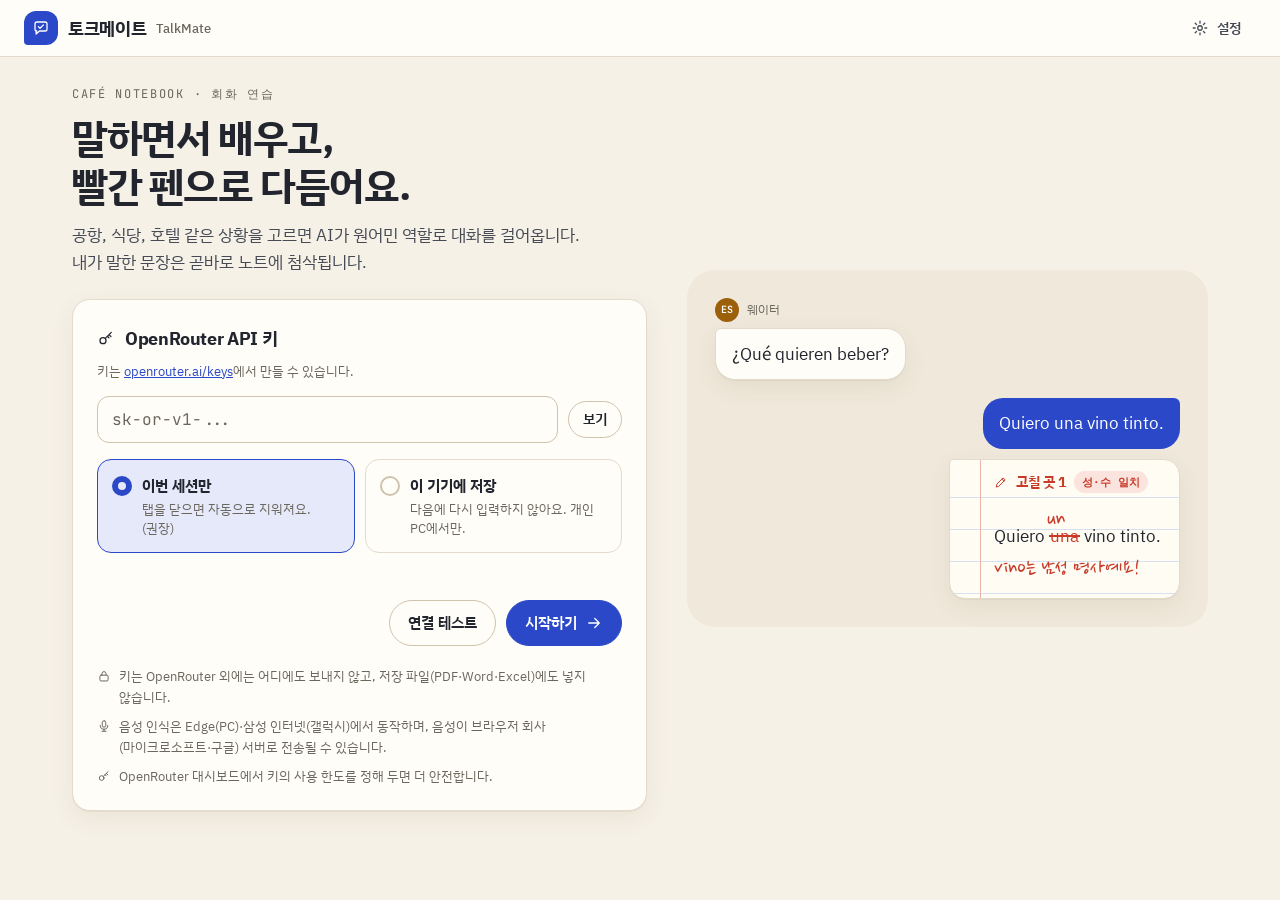
<file: index.html>
<!doctype html>
<html lang="ko">
<head>
  <meta charset="utf-8">
  <meta name="viewport" content="width=device-width, initial-scale=1, viewport-fit=cover">
  <meta name="description" content="토크메이트(TalkMate): 상황극으로 연습하고 빨간 펜으로 첨삭받는 AI 외국어 회화 파트너">
  <meta name="theme-color" content="#F6F1E7" media="(prefers-color-scheme: light)">
  <meta name="theme-color" content="#14120E" media="(prefers-color-scheme: dark)">
  <title>토크메이트 TalkMate</title>
  <link rel="icon" href="data:image/svg+xml,<svg xmlns='http://www.w3.org/2000/svg' viewBox='0 0 24 24'><rect width='24' height='24' rx='6' fill='%232B48C8'/><path d='M6 7.5A1.5 1.5 0 0 1 7.5 6h9A1.5 1.5 0 0 1 18 7.5v6a1.5 1.5 0 0 1-1.5 1.5H11l-3.5 3v-3h0A1.5 1.5 0 0 1 6 13.5z' fill='none' stroke='white' stroke-width='1.6' stroke-linejoin='round'/></svg>">
  <link rel="preconnect" href="https://fonts.googleapis.com">
  <link rel="preconnect" href="https://fonts.gstatic.com" crossorigin>
  <link rel="stylesheet" href="https://fonts.googleapis.com/css2?family=IBM+Plex+Sans+KR:wght@400;500;600;700&family=Nanum+Pen+Script&family=JetBrains+Mono:wght@400;600&family=Noto+Sans+JP:wght@400;700&display=swap">
  <link rel="stylesheet" href="style.css">
</head>
<body>
<!-- 아이콘 (선 1.7px, round) — DESIGN.md 8장 -->
<svg width="0" height="0" style="position:absolute" aria-hidden="true">
  <symbol id="i-logo" viewBox="0 0 24 24"><path d="M4 6.5A2.5 2.5 0 0 1 6.5 4h11A2.5 2.5 0 0 1 20 6.5v7a2.5 2.5 0 0 1-2.5 2.5H10l-4.5 4v-4H6.5A2.5 2.5 0 0 1 4 13.5z"/><path d="M8.5 10.2l2.2 2.2 4.6-4.6"/></symbol>
  <symbol id="i-mic" viewBox="0 0 24 24"><rect x="9" y="3" width="6" height="11" rx="3"/><path d="M5.5 11a6.5 6.5 0 0 0 13 0M12 17.5V21M8.5 21h7"/></symbol>
  <symbol id="i-stop" viewBox="0 0 24 24"><rect x="7" y="7" width="10" height="10" rx="2.5"/></symbol>
  <symbol id="i-send" viewBox="0 0 24 24"><path d="M5 12h13M13 6l6 6-6 6"/></symbol>
  <symbol id="i-speaker" viewBox="0 0 24 24"><path d="M4 9.5v5h3.5L12 18V6L7.5 9.5z"/><path d="M15.5 9.2a4 4 0 0 1 0 5.6M18 6.8a7.5 7.5 0 0 1 0 10.4"/></symbol>
  <symbol id="i-translate" viewBox="0 0 24 24"><path d="M4 6h9M8.5 4v2M6.2 6c.4 3.6 2.6 6.4 5.8 7.6M10.8 6c-.4 3.6-2.6 6.4-5.8 7.6"/><path d="M13 20l3.5-8 3.5 8M14.2 17.3h4.6"/></symbol>
  <symbol id="i-bulb" viewBox="0 0 24 24"><path d="M9.5 17.5h5M10.5 20.5h3M12 3.5a5.8 5.8 0 0 0-3.7 10.3c.8.7 1.2 1.5 1.2 2.4v.3h5v-.3c0-.9.4-1.7 1.2-2.4A5.8 5.8 0 0 0 12 3.5z"/></symbol>
  <symbol id="i-gear" viewBox="0 0 24 24"><circle cx="12" cy="12" r="3"/><path d="M12 3v2.5M12 18.5V21M3 12h2.5M18.5 12H21M5.6 5.6l1.8 1.8M16.6 16.6l1.8 1.8M5.6 18.4l1.8-1.8M16.6 7.4l1.8-1.8"/></symbol>
  <symbol id="i-check" viewBox="0 0 24 24"><path d="M5 12.5l4.5 4.5L19 7.5"/></symbol>
  <symbol id="i-x" viewBox="0 0 24 24"><path d="M6.5 6.5l11 11M17.5 6.5l-11 11"/></symbol>
  <symbol id="i-key" viewBox="0 0 24 24"><circle cx="8" cy="15.5" r="4"/><path d="M11 12.5l8-8M16 7.5l2.5 2.5M13.8 9.7l2 2"/></symbol>
  <symbol id="i-download" viewBox="0 0 24 24"><path d="M12 4v11M7.5 10.5L12 15l4.5-4.5M5 20h14"/></symbol>
  <symbol id="i-back" viewBox="0 0 24 24"><path d="M19 12H5M11 6l-6 6 6 6"/></symbol>
  <symbol id="i-play" viewBox="0 0 24 24"><path d="M8 5.5v13l10.5-6.5z"/></symbol>
  <symbol id="i-lock" viewBox="0 0 24 24"><rect x="5" y="10.5" width="14" height="10" rx="2"/><path d="M8.5 10.5V8a3.5 3.5 0 0 1 7 0v2.5"/></symbol>
  <symbol id="i-plane" viewBox="0 0 24 24"><path d="M3 13.5l7-1.5 3.5 7.5 2-.5-1-8.5 4.5-1.5c1.2-.4 2-1.6 1.5-2.6-.5-1-1.8-1.2-3-.8l-4.5 1.5L7 2.5 5 3l3 8-4.5 1.5z"/></symbol>
  <symbol id="i-passport" viewBox="0 0 24 24"><rect x="5" y="3" width="14" height="18" rx="2"/><circle cx="12" cy="10" r="3"/><path d="M9 16h6"/></symbol>
  <symbol id="i-bed" viewBox="0 0 24 24"><path d="M3 18.5V6.5M3 14h18v4.5M21 14v-1.5a3 3 0 0 0-3-3h-7V14"/><circle cx="7" cy="11" r="1.7"/></symbol>
  <symbol id="i-dish" viewBox="0 0 24 24"><path d="M5 3v6.5a2 2 0 0 0 4 0V3M7 11.5V21M17 21V3c-2.2 1-3.5 4-3.5 8h3.5"/></symbol>
  <symbol id="i-sign" viewBox="0 0 24 24"><path d="M12 3v18M6 5.5h10.5l2.5 2.5-2.5 2.5H6zM18 13H7.5L5 15.5 7.5 18H18z"/></symbol>
  <symbol id="i-bag" viewBox="0 0 24 24"><path d="M5.5 8h13l-1 12.5h-11zM9 8V6.5a3 3 0 0 1 6 0V8"/></symbol>
  <symbol id="i-pill" viewBox="0 0 24 24"><path d="M10.5 20.5a4.6 4.6 0 0 1-6.5-6.5l9.5-9.5a4.6 4.6 0 0 1 6.5 6.5z"/><path d="M8.5 8.5l7 7"/></symbol>
  <symbol id="i-hand" viewBox="0 0 24 24"><path d="M8 12V6.5a1.5 1.5 0 0 1 3 0V11M11 10.5V5a1.5 1.5 0 0 1 3 0v5.5M14 10.5V6.5a1.5 1.5 0 0 1 3 0V13M17 11a1.5 1.5 0 0 1 3 0v3a7 7 0 0 1-7 7h-.7a6 6 0 0 1-5.1-2.9L4.5 13.5a1.5 1.5 0 0 1 2.6-1.5L8 13.5"/></symbol>
  <symbol id="i-camera" viewBox="0 0 24 24"><path d="M4 8h3l2-3h6l2 3h3v11H4z"/><circle cx="12" cy="13" r="3.5"/></symbol>
  <symbol id="i-phone" viewBox="0 0 24 24"><path d="M5 4h3.5l2 5-2.5 1.5a11 11 0 0 0 5.5 5.5L15 13.5l5 2V19a1 1 0 0 1-1 1A15 15 0 0 1 4 5a1 1 0 0 1 1-1z"/></symbol>
  <symbol id="i-chat" viewBox="0 0 24 24"><path d="M4 5h16v11H9.5L5 20v-4H4z"/></symbol>
  <symbol id="i-scale" viewBox="0 0 24 24"><path d="M12 4v16M8 20h8M5 7h14M5 7l-3 6a3 3 0 0 0 6 0zM19 7l-3 6a3 3 0 0 0 6 0z"/></symbol>
  <symbol id="i-pencil" viewBox="0 0 24 24"><path d="M4 20l1-4.5L15.5 5l3.5 3.5L8.5 19zM13.5 7l3.5 3.5"/></symbol>
  <symbol id="i-chev" viewBox="0 0 24 24"><path d="M9 6l6 6-6 6"/></symbol>
</svg>

  <header class="topbar">
    <div class="logo"><span class="logo-mark"><svg class="i" aria-hidden="true"><use href="#i-logo"/></svg></span>토크메이트 <small>TalkMate</small></div>
    <div class="top-actions">
      <span id="costBadge" class="cost-chip hidden" title="이번 대화의 누적 AI 비용"></span>
      <button id="btnSettings" class="btn sm quiet" type="button"><svg class="i" aria-hidden="true"><use href="#i-gear"/></svg><span class="lbl">설정</span></button>
    </div>
  </header>

  <main class="wrap">
    <!-- 0. 시작: API 키 입력 -->
    <section id="view-key" class="view hidden">
      <div class="hero">
        <div>
          <div class="eyebrow">Café Notebook · 회화 연습</div>
          <h1 class="h-display">말하면서 배우고,<br>빨간 펜으로 다듬어요.</h1>
          <p class="lead">공항, 식당, 호텔 같은 상황을 고르면 AI가 원어민 역할로 대화를 걸어옵니다. 내가 말한 문장은 곧바로 노트에 첨삭됩니다.</p>
          <div class="card">
            <h2 class="h-sec"><svg class="i" aria-hidden="true"><use href="#i-key"/></svg>OpenRouter API 키</h2>
            <p class="help" style="margin-top:-8px">키는 <a href="https://openrouter.ai/keys" target="_blank" rel="noopener">openrouter.ai/keys</a>에서 만들 수 있습니다.</p>
            <label class="field"><span class="vh">API 키</span>
              <div class="row nowrap">
                <input id="keyInput" class="input mono" type="password" autocomplete="off" spellcheck="false" placeholder="sk-or-v1-...">
                <button id="keyShow" class="btn sm" type="button">보기</button>
              </div>
            </label>
            <div class="radio-row" role="radiogroup" aria-label="키 보관 방식">
              <label class="radio-card"><input type="radio" name="keyMode" value="session" checked><span class="radio-dot" aria-hidden="true"></span>
                <span><b>이번 세션만</b><span>탭을 닫으면 자동으로 지워져요. (권장)</span></span></label>
              <label class="radio-card"><input type="radio" name="keyMode" value="local"><span class="radio-dot" aria-hidden="true"></span>
                <span><b>이 기기에 저장</b><span>다음에 다시 입력하지 않아요. 개인 PC에서만.</span></span></label>
            </div>
            <p id="keyResult" class="key-result" role="status"></p>
            <div class="row end">
              <button id="keyTest" class="btn" type="button">연결 테스트</button>
              <button id="keySave" class="btn primary" type="button">시작하기<svg class="i" aria-hidden="true"><use href="#i-send"/></svg></button>
            </div>
            <ul class="trust">
              <li><svg class="i sm" aria-hidden="true"><use href="#i-lock"/></svg>키는 OpenRouter 외에는 어디에도 보내지 않고, 저장 파일(PDF·Word·Excel)에도 넣지 않습니다.</li>
              <li><svg class="i sm" aria-hidden="true"><use href="#i-mic"/></svg>음성 인식은 Edge(PC)·삼성 인터넷(갤럭시)에서 동작하며, 음성이 브라우저 회사(마이크로소프트·구글) 서버로 전송될 수 있습니다.</li>
              <li><svg class="i sm" aria-hidden="true"><use href="#i-key"/></svg>OpenRouter 대시보드에서 키의 사용 한도를 정해 두면 더 안전합니다.</li>
            </ul>
          </div>
        </div>
        <div class="preview" aria-hidden="true">
          <div class="thread">
            <div class="msg ai"><div class="who"><span class="lang sm es">ES</span>웨이터</div><div class="bubble" lang="es">¿Qué quieren beber?</div></div>
            <div class="msg me"><div class="bubble" lang="es">Quiero una vino tinto.</div>
              <div class="note fix">
                <div class="head"><svg class="i sm"><use href="#i-pencil"/></svg>고칠 곳 1 <span class="badge">성·수 일치</span></div>
                <div class="orig" lang="es">Quiero <span class="mark"><s>una</s><span class="pen">un</span></span> vino tinto.</div>
                <div class="pen-comment">vino는 남성 명사예요!</div>
              </div>
            </div>
          </div>
        </div>
      </div>
    </section>

    <!-- 1. 연습 설정 -->
    <section id="view-setup" class="view hidden">
      <div id="resumeBanner" class="banner hidden">
        <span></span>
        <div class="row">
          <button id="resumeBtn" class="btn sm primary" type="button">이어서 하기</button>
          <button id="discardBtn" class="btn sm" type="button">버리기</button>
        </div>
      </div>
      <div id="fileNotice" class="banner info hidden">
        <span class="small">파일을 직접 열면(file://) 마이크 권한이 거부될 수 있습니다. GitHub Pages 주소나 로컬 서버(<code>python -m http.server</code>)로 열어 주세요.</span>
      </div>
      <div class="setup">
        <div>
          <div class="card">
            <h2 class="h-sec"><span class="step">1</span>언어와 수준</h2>
            <div id="langChoices" class="grid-lang"></div>
            <div class="opt-grid">
              <span>수준</span><div><div id="levelSeg"></div><div id="levelHint" class="help"></div></div>
              <span>말투</span><div id="toneSeg"></div>
              <span>AI 답변</span><div id="lengthSeg"></div>
            </div>
          </div>
          <div class="card">
            <h2 class="h-sec"><span class="step">2</span>상황 고르기</h2>
            <div id="scenChoices"></div>
            <div id="scenExtra"></div>
          </div>
        </div>
        <aside class="ticket" aria-label="오늘의 주문서">
          <h3>TODAY'S ORDER</h3>
          <p class="big" id="ticketTitle"></p>
          <dl id="ticketDl"></dl>
          <div class="eyebrow" id="missionCount" style="margin-bottom:6px"></div>
          <ol id="missionPreview"></ol>
          <div id="presetSeg"></div>
          <div id="presetDesc" class="help"></div>
          <div class="est" id="estimate"></div>
          <button id="startBtn" class="btn primary lg block" type="button"><svg class="i" aria-hidden="true"><use href="#i-mic"/></svg><span>대화 시작하기</span></button>
        </aside>
      </div>
    </section>

    <!-- 2. 회화 -->
    <section id="view-chat" class="view hidden">
      <div class="chat">
        <div class="chat-panel">
          <div class="chat-head">
            <div class="chat-title"><span class="tile" id="chatIcon"></span><div><b id="chatTitle"></b><small id="chatSub"></small></div></div>
            <button id="endBtn" class="btn sm primary" type="button"><span class="hide-sm">대화 종료 · </span>리포트</button>
          </div>
          <div class="progress" aria-hidden="true"><i id="turnProgress"></i></div>
          <button id="missionStrip" class="mstrip" type="button" aria-controls="chatSide" aria-expanded="false"></button>
          <div id="messages" class="chat-body thread" aria-live="polite"></div>
          <div id="turnNotice" class="notice hidden">
            <span>목표한 턴 수에 도달했어요. 마무리하고 리포트를 받아 볼까요?</span>
            <div class="row"><button id="turnEnd" class="btn sm primary" type="button">리포트 받기</button>
              <button id="turnMore" class="btn sm" type="button">계속하기</button></div>
          </div>
          <div id="hints" class="hints hidden" role="dialog" aria-label="힌트"></div>
          <div class="composer">
            <div class="inbar" id="composerBar">
              <textarea id="input" rows="1" placeholder="말하거나 입력하세요 · Enter 보내기"></textarea>
              <div class="actions">
                <button id="micBtn" class="mic" type="button" aria-label="음성 입력" aria-keyshortcuts="Space" title="음성 입력 (스페이스를 길게 누르고 말하기)"><svg class="i lg" aria-hidden="true"><use href="#i-mic"/></svg></button>
                <button id="hintBtn" class="act hint-btn" type="button" aria-keyshortcuts="Control+H" title="지금 할 만한 말을 추천받아요 (Ctrl+H)"><svg class="i" aria-hidden="true"><use href="#i-bulb"/></svg>힌트</button>
                <button id="sendBtn" class="act send" type="button"><span class="lbl">보내기</span><svg class="i" aria-hidden="true"><use href="#i-send"/></svg></button>
              </div>
            </div>
            <div class="mic-hint"><span id="micWave" class="wave hidden" aria-hidden="true"><i></i><i></i><i></i><i></i><i></i></span><span id="micStatus">마이크를 눌러 말해 보세요.</span><span class="kbd-hint" aria-hidden="true"><kbd>Space</kbd> 길게 누르고 말하기 · <kbd>Ctrl</kbd>+<kbd>H</kbd> 힌트 · <kbd>Esc</kbd> 닫기</span></div>
          </div>
        </div>
        <aside class="rail" id="chatSide">
          <div class="card">
            <h3>미션 스탬프 <span class="mono muted" id="missionTally"></span></h3>
            <ul id="missionList" class="stamps"></ul>
          </div>
          <div class="card">
            <h3>빨간 펜 집계</h3>
            <div id="liveStats" class="bars"></div>
          </div>
          <div id="liveCost"></div>
        </aside>
      </div>
    </section>

    <!-- 3. 리포트 -->
    <section id="view-report" class="view hidden">
      <button id="backChat" class="btn sm quiet no-print" type="button"><svg class="i" aria-hidden="true"><use href="#i-back"/></svg>대화로 돌아가기</button>
      <div class="report">
        <div id="reportBody"></div>
        <aside class="rail no-print">
          <div class="card">
            <h3>파일로 저장</h3>
            <div class="files">
              <button id="expPdf" class="file" type="button"><span class="ext pdf">PDF</span><span><b>PDF</b><small>리포트 + 대화 전문, 인쇄용</small></span><svg class="i" aria-hidden="true"><use href="#i-download"/></svg></button>
              <button id="expDocx" class="file" type="button"><span class="ext doc">DOC</span><span><b>Word</b><small>표·첨삭 강조 포함</small></span><svg class="i" aria-hidden="true"><use href="#i-download"/></svg></button>
              <button id="expXlsx" class="file" type="button"><span class="ext xls">XLS</span><span><b>Excel</b><small>교정 노트·표현 목록 등 7개 시트</small></span><svg class="i" aria-hidden="true"><use href="#i-download"/></svg></button>
            </div>
            <p class="help" id="fileNameHint"></p>
          </div>
          <div class="card">
            <h3>다음 연습</h3>
            <div id="reportNext"></div>
            <button id="newBtn" class="btn primary block" type="button" style="margin-top:14px">새 연습 시작</button>
          </div>
          <div id="reportReceipt"></div>
        </aside>
      </div>
    </section>
  </main>

  <!-- 설정 -->
  <dialog id="settingsDlg" aria-labelledby="setTitle">
    <form method="dialog" id="settingsForm">
      <header class="dlg-head"><h2 id="setTitle">설정</h2><button class="tool" value="cancel" type="submit" aria-label="닫기"><svg class="i" aria-hidden="true"><use href="#i-x"/></svg></button></header>
      <div class="dlg-body">
        <div class="group">
          <h3><svg class="i" aria-hidden="true"><use href="#i-key"/></svg>API 키</h3>
          <p class="small mono" id="keyStatus"></p>
          <label class="toggle-row"><span>이 기기에 저장 (localStorage)<small>끄면 이번 세션에만 보관하고, 탭을 닫으면 지워집니다</small></span><input type="checkbox" class="switch" id="setKeyPersist"></label>
          <div class="row">
            <button id="setKeyChange" class="btn sm" type="button">키 변경</button>
            <button id="setKeyTest" class="btn sm" type="button">연결 테스트 · 단가 갱신</button>
            <button id="setKeyClear" class="btn sm danger" type="button">키 지우기</button>
          </div>
          <p class="small" id="setKeyResult" role="status"></p>
        </div>

        <div class="group">
          <h3>AI 모델 <span class="muted small" style="font-weight:400">OpenRouter 모델 ID</span></h3>
          <label class="model-row"><span class="role">대화 상대</span><input class="input mono" type="text" id="setPartner" list="modelList" spellcheck="false"></label>
          <label class="model-row"><span class="role">교정·힌트·번역</span><input class="input mono" type="text" id="setCoach" list="modelList" spellcheck="false"></label>
          <label class="model-row"><span class="role">리포트</span><input class="input mono" type="text" id="setReport" list="modelList" spellcheck="false"></label>
          <datalist id="modelList"></datalist>
          <h4 class="sub-h">단가 (100만 토큰당 USD)</h4>
          <div class="price-row head"><span>모델</span><span>입력</span><span>출력</span></div>
          <div id="priceRows"></div>
          <label class="toggle-row"><span>환율 (1달러 = 원)</span><input class="input mono narrow" type="number" id="setFx" min="1" step="1"></label>
        </div>

        <div class="group">
          <h3><svg class="i" aria-hidden="true"><use href="#i-speaker"/></svg>음성</h3>
          <label class="toggle-row"><span>AI 말 자동으로 읽기</span><input type="checkbox" class="switch" id="setAutoSpeak"></label>
          <label class="toggle-row"><span>말이 끝나면 바로 보내기<small>끄면 인식된 문장을 확인하고 보냅니다</small></span><input type="checkbox" class="switch" id="setAutoSend"></label>
          <label class="field"><span>읽기 속도 <span class="mono muted" id="rateVal"></span></span><input class="range" type="range" id="setRate" min="0.6" max="1.3" step="0.05"></label>
          <label class="toggle-row"><span>음성 인식 방식<small>AI 받아쓰기는 외국어 억양을 더 잘 알아듣지만, 한 번 말할 때마다 1원 안팎의 비용이 듭니다</small></span>
            <select class="input narrow-sel" id="setSttMode"><option value="browser">브라우저 (무료)</option><option value="ai">AI 받아쓰기</option></select></label>
          <label class="model-row hidden" id="sttModelRow"><span class="role">받아쓰기 모델</span><input class="input mono" type="text" id="setSttModel" list="modelList" spellcheck="false"></label>
          <label class="toggle-row"><span>스페인어 인식 지역<small>잘 안 되면 다른 지역으로 바꿔 보세요</small></span>
            <select class="input narrow-sel" id="setSttEs"><option value="es-ES">스페인 (es-ES)</option><option value="es-MX">멕시코 (es-MX)</option><option value="es-US">미국 (es-US)</option></select></label>
          <label class="toggle-row"><span>영어 인식 지역</span>
            <select class="input narrow-sel" id="setSttEn"><option value="en-US">미국 (en-US)</option><option value="en-GB">영국 (en-GB)</option></select></label>
          <div id="voiceRows"></div>
          <div class="mic-test">
            <button id="micTestBtn" class="btn sm" type="button"><svg class="i" aria-hidden="true"><use href="#i-mic"/></svg>마이크 테스트</button>
            <div class="meter" id="micMeter" aria-hidden="true"><i></i></div>
          </div>
          <p class="small" id="micTestResult" role="status">음성 인식이 안 될 때 눌러 보세요. 브라우저가 마이크 소리를 받는지 5초 동안 확인합니다.</p>
        </div>

        <div class="group">
          <h3>대화</h3>
          <label class="toggle-row"><span>목표 턴 수<small>내가 말하는 횟수 (4~40)</small></span><input class="input mono narrow" type="number" id="setTurns" min="4" max="40" step="1"></label>
        </div>
      </div>
      <footer class="dlg-foot">
        <button id="setReset" class="btn sm danger" type="button">설정 초기화</button>
        <div class="row"><button class="btn sm" value="cancel" type="submit">취소</button><button id="setSave" class="btn sm primary" type="button">저장</button></div>
      </footer>
    </form>
  </dialog>

  <div id="toast" role="status" aria-live="polite"></div>
  <script src="app.js"></script>
</body>
</html>
</file>
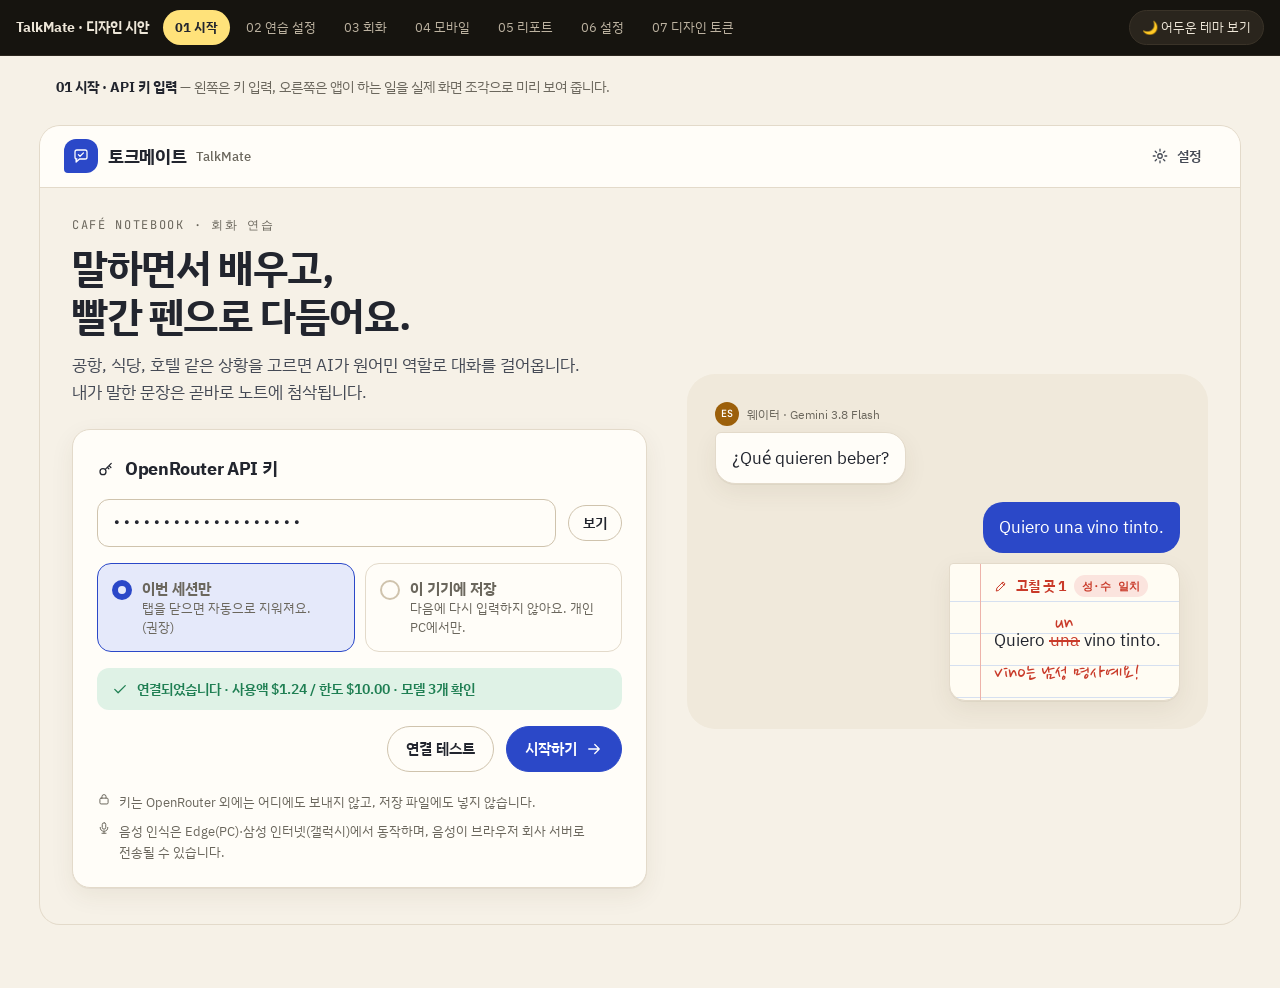
<file: design/design-mockup.html>
<!doctype html>
<html lang="ko">
<head>
<meta charset="utf-8">
<meta name="viewport" content="width=device-width, initial-scale=1">
<title>TalkMate 디자인 시안</title>
<link rel="preconnect" href="https://fonts.googleapis.com">
<link rel="preconnect" href="https://fonts.gstatic.com" crossorigin>
<link rel="stylesheet" href="https://fonts.googleapis.com/css2?family=IBM+Plex+Sans+KR:wght@400;500;600;700&family=Nanum+Pen+Script&family=JetBrains+Mono:wght@400;600&family=Noto+Sans+JP:wght@400;700&display=swap">
<style>
/* ───────── 디자인 토큰 (DESIGN.md 3장과 동일) ───────── */
:root{
  --bg:#F6F1E7; --surface:#FFFDF8; --surface-2:#F0E9DB; --surface-3:#E8DFCC;
  --line:#E3DACA; --line-strong:#CFC3AD;
  --text:#22252E; --text-2:#454A55; --muted:#6B675D;
  --ink:#2B48C8; --ink-hover:#2340B5; --ink-soft:#E5E9FA; --on-ink:#FFFFFF;
  --pen:#C93A29; --pen-soft:#FBE4DE;
  --fix:#1F7F53; --fix-soft:#DFF2E6;
  --hl:#FFE27A; --hl-soft:#FFF3BF;
  --note:#FFFCF3; --note-line:#D6E0F0; --note-margin:#EDB3AA;
  --lang-en:#3559C7; --lang-ja:#B03F69; --lang-es:#9C600B;
  --stamp:#2B48C8;
  --shadow-1:0 1px 0 rgba(70,50,20,.05),0 8px 24px rgba(70,50,20,.07);
  --shadow-2:0 2px 0 rgba(70,50,20,.06),0 18px 48px rgba(70,50,20,.16);
  --focus:#2B48C8;
  --font-body:'IBM Plex Sans KR','Noto Sans JP',system-ui,-apple-system,'Malgun Gothic',sans-serif;
  --font-pen:'Nanum Pen Script','IBM Plex Sans KR',cursive;
  --font-mono:'JetBrains Mono',ui-monospace,Consolas,monospace;
  --r-input:12px; --r-chip:999px; --r-card:18px; --r-bubble:20px; --r-sheet:24px;
  color-scheme:light;
}
:root[data-theme=dark]{
  --bg:#14120E; --surface:#1D1A15; --surface-2:#28241D; --surface-3:#332E25;
  --line:#353026; --line-strong:#4A4335;
  --text:#F2EDE3; --text-2:#D6CFC2; --muted:#A69E8F;
  --ink:#8FA3FF; --ink-hover:#A7B6FF; --ink-soft:#252C4D; --on-ink:#0E1330;
  --pen:#FF8371; --pen-soft:#3B201B;
  --fix:#6CD49C; --fix-soft:#16301F;
  --hl:#6B5413; --hl-soft:#3A3218;
  --note:#201D17; --note-line:#2C3546; --note-margin:#5B2F29;
  --lang-en:#8FA8FF; --lang-ja:#F08DB3; --lang-es:#F2B35A;
  --stamp:#8FA3FF;
  --shadow-1:0 1px 0 rgba(0,0,0,.3),0 8px 24px rgba(0,0,0,.25);
  --shadow-2:0 2px 0 rgba(0,0,0,.35),0 18px 48px rgba(0,0,0,.45);
  --focus:#8FA3FF;
  color-scheme:dark;
}

/* ───────── 기본 ───────── */
*{box-sizing:border-box}
html{scroll-padding-top:64px}
body{margin:0;background:var(--bg);color:var(--text);font:16px/1.6 var(--font-body);word-break:keep-all;-webkit-font-smoothing:antialiased}
button,input,select,textarea{font:inherit;color:inherit}
svg.i{width:18px;height:18px;flex:none;stroke:currentColor;fill:none;stroke-width:1.7;stroke-linecap:round;stroke-linejoin:round}
svg.i.sm{width:14px;height:14px} svg.i.lg{width:22px;height:22px} svg.i.xl{width:26px;height:26px}
:focus-visible{outline:2px solid var(--focus);outline-offset:2px}
.mono{font-family:var(--font-mono)}
.muted{color:var(--muted)}
.vh{position:absolute;width:1px;height:1px;overflow:hidden;clip:rect(0 0 0 0)}

/* ───────── 시안 탐색 바(앱 아님) ───────── */
.mock-bar{position:sticky;top:0;z-index:60;display:flex;align-items:center;gap:14px;padding:10px 16px;background:#16140F;color:#EDE6D8;overflow-x:auto;border-bottom:1px solid #2C271F}
.mock-bar strong{white-space:nowrap;font-size:14px}
.mock-bar nav{display:flex;gap:4px}
.mock-bar a{white-space:nowrap;font-size:13px;color:#BDB3A1;text-decoration:none;padding:7px 12px;border-radius:999px}
.mock-bar a:hover{color:#fff;background:#2A251D}
.mock-bar a[aria-current=page]{background:#FFE27A;color:#22252E;font-weight:700}
.mock-bar button{margin-left:auto;white-space:nowrap;background:#2A251D;border:1px solid #3A3328;color:#EDE6D8;border-radius:999px;padding:6px 12px;font-size:13px;cursor:pointer}
.screen[hidden]{display:none}
.stage{padding:28px 16px 64px;display:flex;justify-content:center;gap:28px;flex-wrap:wrap;align-items:flex-start}
.caption{width:100%;max-width:1200px;margin:0 auto;padding:20px 16px 0;color:var(--muted);font-size:14px}
.caption b{color:var(--text)}

/* ───────── 앱 셸 ───────── */
.app{width:100%;max-width:1200px;background:var(--bg);border-radius:20px;box-shadow:0 0 0 1px var(--line);overflow:hidden}
.topbar{display:flex;align-items:center;justify-content:space-between;gap:12px;padding:12px 24px;background:var(--surface);border-bottom:1px solid var(--line)}
.logo{display:flex;align-items:center;gap:10px;font-weight:700;font-size:18px;letter-spacing:-.02em}
.logo small{font-weight:500;font-size:13px;color:var(--muted);letter-spacing:0}
.logo-mark{width:34px;height:34px;border-radius:12px 12px 12px 4px;background:var(--ink);color:var(--on-ink);display:grid;place-items:center}
.top-actions{display:flex;align-items:center;gap:8px}
.cost-chip{display:inline-flex;align-items:center;gap:6px;font-family:var(--font-mono);font-size:12px;padding:6px 12px;border-radius:999px;background:var(--surface-2);color:var(--text-2)}
.wrap{padding:28px 32px 36px}

/* ───────── 버튼 ───────── */
.btn{display:inline-flex;align-items:center;justify-content:center;gap:8px;min-height:44px;padding:10px 18px;border-radius:999px;border:1px solid var(--line-strong);background:var(--surface);font-weight:600;font-size:15px;cursor:pointer;white-space:nowrap;text-decoration:none;color:var(--text)}
.btn:hover{background:var(--surface-2)}
.btn.primary{background:var(--ink);border-color:var(--ink);color:var(--on-ink)}
.btn.primary:hover{background:var(--ink-hover)}
.btn.lg{min-height:54px;padding:14px 26px;font-size:17px}
.btn.sm{min-height:36px;padding:6px 14px;font-size:14px}
.btn.quiet{border-color:transparent;background:transparent;color:var(--text-2)}
.btn.quiet:hover{background:var(--surface-2)}
.btn.danger{color:var(--pen)}
.tool{display:inline-flex;align-items:center;gap:5px;min-height:32px;padding:4px 10px;border-radius:999px;border:0;background:transparent;color:var(--muted);font-size:13px;font-weight:600;cursor:pointer}
.tool:hover{background:var(--surface-2);color:var(--text)}
.tool.on{background:var(--ink-soft);color:var(--ink)}
.icon-btn{width:44px;height:44px;border-radius:50%;border:1px solid var(--line-strong);background:var(--surface);display:grid;place-items:center;cursor:pointer;color:var(--text-2)}

/* ───────── 카드·라벨 ───────── */
.card{background:var(--surface);border:1px solid var(--line);border-radius:var(--r-card);box-shadow:var(--shadow-1);padding:24px}
.eyebrow{font-family:var(--font-mono);font-size:12px;letter-spacing:.14em;text-transform:uppercase;color:var(--muted)}
.h-display{font-size:40px;line-height:1.2;font-weight:700;letter-spacing:-.035em;margin:8px 0 12px}
.h-page{font-size:28px;line-height:1.3;font-weight:700;letter-spacing:-.03em;margin:4px 0 0}
.h-sec{display:flex;align-items:center;gap:10px;font-size:18px;font-weight:700;letter-spacing:-.02em;margin:0 0 16px}
.step{font-family:var(--font-mono);font-size:12px;font-weight:600;width:28px;height:28px;border-radius:50%;display:grid;place-items:center;background:var(--ink-soft);color:var(--ink)}
.field{display:block;margin:14px 0}
.field>span{display:block;font-size:14px;font-weight:600;margin-bottom:6px}
.input{width:100%;min-height:46px;padding:10px 14px;border-radius:var(--r-input);border:1px solid var(--line-strong);background:var(--surface)}
.input::placeholder{color:var(--muted)}
.help{font-size:13px;color:var(--muted);margin-top:6px}

/* 언어 배지: 국기 이모지 대신 사용 (Windows Edge는 국기 이모지를 글자로 표시) */
.lang{display:inline-grid;place-items:center;width:36px;height:36px;border-radius:50%;font-family:var(--font-mono);font-weight:600;font-size:12px;letter-spacing:.04em;color:#fff;flex:none}
.lang.sm{width:24px;height:24px;font-size:10px}
.lang.en{background:var(--lang-en)} .lang.ja{background:var(--lang-ja)} .lang.es{background:var(--lang-es)}
:root[data-theme=dark] .lang{color:#14120E}

/* 세그먼트 */
.seg{display:inline-flex;flex-wrap:wrap;gap:4px;padding:4px;border-radius:999px;background:var(--surface-2)}
.seg button{border:0;background:transparent;min-height:36px;padding:6px 14px;border-radius:999px;font-size:14px;font-weight:600;color:var(--text-2);cursor:pointer}
.seg button[aria-pressed=true]{background:var(--surface);color:var(--text);box-shadow:0 1px 3px rgba(40,30,10,.15)}
.seg.ink button[aria-pressed=true]{background:var(--ink);color:var(--on-ink);box-shadow:none}

/* 선택 카드 */
.pick{position:relative;display:flex;flex-direction:column;gap:6px;text-align:left;padding:16px;border-radius:16px;border:1.5px solid var(--line);background:var(--surface);cursor:pointer;min-height:44px}
.pick:hover{border-color:var(--line-strong)}
.pick[aria-pressed=true]{border-color:var(--ink);background:var(--ink-soft)}
.pick[aria-pressed=true]::after{content:"";position:absolute;top:12px;right:12px;width:22px;height:22px;border-radius:50%;background:var(--ink) url("data:image/svg+xml,%3Csvg xmlns='http://www.w3.org/2000/svg' viewBox='0 0 24 24' fill='none' stroke='white' stroke-width='3' stroke-linecap='round' stroke-linejoin='round'%3E%3Cpath d='M6 12.5l4 4L18 8'/%3E%3C/svg%3E") center/14px no-repeat}
.pick .t{font-weight:700}
.pick .d{font-size:13px;color:var(--muted);line-height:1.45}
.tile{width:44px;height:44px;border-radius:14px;display:grid;place-items:center;background:var(--surface-2);color:var(--text-2)}
.pick[aria-pressed=true] .tile{background:var(--surface);color:var(--ink)}
.grid-lang{display:grid;grid-template-columns:repeat(3,minmax(0,1fr));gap:12px}
.grid-scen{display:grid;grid-template-columns:repeat(auto-fill,minmax(168px,1fr));gap:12px}
.cat{font-size:13px;font-weight:700;color:var(--muted);margin:18px 0 8px}

/* ───────── 01 시작 ───────── */
.hero{display:grid;grid-template-columns:minmax(0,1.05fr) minmax(0,.95fr);gap:40px;align-items:center}
.hero p.lead{font-size:17px;color:var(--text-2);margin:0 0 24px;max-width:30em}
.radio-row{display:grid;grid-template-columns:1fr 1fr;gap:10px;margin:16px 0}
.radio-card{display:flex;gap:10px;padding:14px;border-radius:14px;border:1.5px solid var(--line);cursor:pointer}
.radio-card.on{border-color:var(--ink);background:var(--ink-soft)}
.radio-dot{width:20px;height:20px;border-radius:50%;border:2px solid var(--line-strong);flex:none;margin-top:2px}
.radio-card.on .radio-dot{border:6px solid var(--ink)}
.radio-card b{display:block;font-size:15px}
.radio-card span{font-size:13px;color:var(--muted);line-height:1.45}
.status-ok{display:flex;align-items:center;gap:8px;padding:10px 14px;border-radius:12px;background:var(--fix-soft);color:var(--fix);font-size:14px;font-weight:600}
.trust{display:flex;flex-direction:column;gap:8px;margin:20px 0 0;padding:0;list-style:none;font-size:13px;color:var(--muted)}
.trust li{display:flex;gap:8px;align-items:flex-start}
.preview{position:relative;padding:28px;border-radius:28px;background:var(--surface-2)}

/* ───────── 말풍선 ───────── */
.thread{display:flex;flex-direction:column;gap:18px}
.msg{display:flex;flex-direction:column;max-width:84%}
.msg.ai{align-self:flex-start}
.msg.me{align-self:flex-end;align-items:flex-end}
.who{display:flex;align-items:center;gap:8px;font-size:12px;color:var(--muted);margin-bottom:6px}
.avatar{width:28px;height:28px;border-radius:50%;display:grid;place-items:center;background:var(--surface-3);font-size:12px;font-weight:700;color:var(--text-2)}
.bubble{padding:12px 16px;border-radius:var(--r-bubble);font-size:17px;line-height:1.55}
.msg.ai .bubble{background:var(--surface);border:1px solid var(--line);border-top-left-radius:6px;box-shadow:var(--shadow-1)}
.msg.me .bubble{background:var(--ink);color:var(--on-ink);border-top-right-radius:6px}
.tools{display:flex;gap:2px;margin-top:4px;margin-left:4px}
.tr{margin-top:6px;padding:8px 12px;border-radius:12px;background:var(--surface-2);font-size:14px;color:var(--text-2);max-width:520px}
.typing{display:inline-flex;gap:4px;padding:16px}
.typing i{width:7px;height:7px;border-radius:50%;background:var(--muted);opacity:.5;animation:dot 1.2s infinite}
.typing i:nth-child(2){animation-delay:.15s}.typing i:nth-child(3){animation-delay:.3s}
@keyframes dot{40%{opacity:1;transform:translateY(-3px)}}

/* ───────── 첨삭 노트 (핵심 컴포넌트) ───────── */
.note{position:relative;margin-top:10px;width:min(560px,100%);padding:6px 18px 14px 44px;border-radius:4px 16px 16px 16px;background-color:var(--note);
  background-image:linear-gradient(to right,transparent 30px,var(--note-margin) 30px,var(--note-margin) 31px,transparent 31px),repeating-linear-gradient(to bottom,transparent 0,transparent 31px,var(--note-line) 31px,var(--note-line) 32px);
  background-position:0 6px;line-height:32px;font-size:15px;box-shadow:var(--shadow-1);border:1px solid var(--line);text-align:left}
.note .head{display:flex;align-items:center;gap:8px;font-weight:700;font-size:14px}
.note .head .badge{font-family:var(--font-mono);font-size:11px;font-weight:600;padding:0 8px;line-height:22px;border-radius:999px}
.note.fix .head{color:var(--pen)} .note.fix .head .badge{background:var(--pen-soft);color:var(--pen)}
.note.ok .head{color:var(--fix)} .note.ok .head .badge{background:var(--fix-soft);color:var(--fix)}
.orig{font-size:17px;padding-top:22px}
.mark{position:relative;display:inline-block;color:var(--pen)}
.mark s{text-decoration:none;background:linear-gradient(transparent 50%,var(--pen) 50%,var(--pen) calc(50% + 2px),transparent calc(50% + 2px));padding:0 1px}
.mark .pen{position:absolute;left:50%;bottom:62%;transform:translateX(-50%) rotate(-3deg);white-space:nowrap;font-family:var(--font-pen);font-size:23px;line-height:1;color:var(--pen)}
.fixed{display:flex;align-items:center;gap:6px;font-weight:600;color:var(--fix)}
.why{display:flex;gap:8px;align-items:baseline;font-size:14px;color:var(--text-2);line-height:32px}
.why .chip{flex:none}
.chip{display:inline-flex;align-items:center;font-size:12px;font-weight:700;line-height:22px;padding:0 9px;border-radius:999px;background:var(--surface-2);color:var(--text-2)}
.chip.pen{background:var(--pen-soft);color:var(--pen)}
.natural{margin-top:2px}
.natural .label{font-size:13px;font-weight:700;color:var(--muted)}
.hl{background:linear-gradient(transparent 45%,var(--hl) 45%,var(--hl) 88%,transparent 88%);padding:0 2px}
.pen-comment{font-family:var(--font-pen);font-size:22px;color:var(--pen);line-height:1.2;padding-top:4px}
.note.ok .pen-comment{color:var(--fix)}
.note.loading{color:var(--muted);font-size:14px}
.skel{display:inline-block;height:10px;border-radius:5px;background:var(--surface-3);animation:pulse 1.2s infinite}
@keyframes pulse{50%{opacity:.45}}

/* ───────── 03 회화 ───────── */
.chat{display:grid;grid-template-columns:minmax(0,1fr) 300px;gap:24px;align-items:start}
.chat-panel{background:var(--surface);border:1px solid var(--line);border-radius:22px;box-shadow:var(--shadow-1);display:flex;flex-direction:column;min-height:760px}
.chat-head{display:flex;align-items:center;justify-content:space-between;gap:12px;padding:16px 20px;border-bottom:1px solid var(--line)}
.chat-title{display:flex;align-items:center;gap:12px}
.chat-title b{display:block;font-size:17px}
.chat-title small{display:flex;align-items:center;gap:6px;color:var(--muted);font-size:13px}
.progress{height:4px;background:var(--surface-2);position:relative}
.progress i{position:absolute;inset:0 auto 0 0;background:var(--ink);border-radius:0 2px 2px 0}
.chat-body{flex:1;padding:24px 24px 8px;background:var(--bg)}
.composer{padding:14px 16px 16px;border-top:1px solid var(--line);display:flex;align-items:flex-end;gap:10px}
.composer .box{flex:1;display:flex;flex-direction:column;gap:6px}
.composer textarea{width:100%;resize:none;min-height:52px;padding:14px 16px;border-radius:16px;border:1px solid var(--line-strong);background:var(--surface);font-size:16px}
.mic{width:60px;height:60px;border-radius:50%;border:0;background:var(--ink);color:var(--on-ink);display:grid;place-items:center;cursor:pointer;box-shadow:0 6px 16px rgba(43,72,200,.3);flex:none}
.mic.live{background:var(--pen);box-shadow:0 0 0 8px var(--pen-soft)}
.mic-hint{font-size:12px;color:var(--muted);display:flex;align-items:center;gap:6px}
.wave{display:inline-flex;align-items:center;gap:3px;height:18px}
.wave i{width:3px;border-radius:2px;background:var(--pen);animation:wave 1s ease-in-out infinite}
.wave i:nth-child(1){height:6px}.wave i:nth-child(2){height:14px;animation-delay:.1s}.wave i:nth-child(3){height:18px;animation-delay:.2s}.wave i:nth-child(4){height:10px;animation-delay:.3s}.wave i:nth-child(5){height:16px;animation-delay:.4s}
@keyframes wave{50%{transform:scaleY(.4)}}
.rail{display:flex;flex-direction:column;gap:16px}
.rail .card{padding:18px}
.rail h3{display:flex;align-items:center;justify-content:space-between;font-size:15px;margin:0 0 12px}
/* 스탬프 카드 (미션) */
.stamps{display:flex;flex-direction:column;gap:10px;margin:0;padding:0;list-style:none}
.stamps li{display:flex;align-items:center;gap:12px;font-size:14px;line-height:1.45}
.stamp{width:38px;height:38px;border-radius:50%;flex:none;display:grid;place-items:center;font-family:var(--font-mono);font-size:12px;font-weight:600;color:var(--muted);border:1.5px dashed var(--line-strong)}
.stamp.done{border:2px solid var(--stamp);color:var(--stamp);transform:rotate(-12deg);background:color-mix(in srgb,var(--stamp) 8%,transparent)}
.stamps li.done span{color:var(--muted)}
/* 오류 집계 */
.bars{display:flex;flex-direction:column;gap:10px}
.bar{display:grid;grid-template-columns:84px 1fr 22px;gap:10px;align-items:center;font-size:13px}
.bar .track{height:8px;border-radius:4px;background:var(--surface-2);overflow:hidden}
.bar .track i{display:block;height:100%;border-radius:4px;background:var(--pen)}
.bar b{font-family:var(--font-mono);font-size:13px;text-align:right}
/* 영수증 */
.receipt{font-family:var(--font-mono);font-size:12px;color:var(--text-2);background:var(--note);border:1px solid var(--line);border-radius:6px;padding:14px 16px 18px;position:relative;
  -webkit-mask:radial-gradient(circle 6px at 50% 100%,transparent 98%,#000) 0 0/14px 100% repeat-x;mask:radial-gradient(circle 6px at 50% 100%,transparent 98%,#000) 0 0/14px 100% repeat-x}
.receipt .row{display:flex;justify-content:space-between;gap:10px;padding:3px 0}
.receipt .sum{border-top:1px dashed var(--line-strong);margin-top:6px;padding-top:8px;font-weight:600;color:var(--text)}
.receipt .ttl{text-align:center;letter-spacing:.2em;color:var(--muted);margin-bottom:8px}

/* ───────── 02 설정 ───────── */
.setup{display:grid;grid-template-columns:minmax(0,1fr) 320px;gap:24px;align-items:start}
.setup .card+.card{margin-top:16px}
.row{display:flex;flex-wrap:wrap;gap:12px;align-items:center}
.opt-grid{display:grid;grid-template-columns:auto 1fr;gap:12px 18px;align-items:center;margin-top:18px}
.opt-grid>span{font-size:14px;font-weight:600;color:var(--text-2)}
.ticket{background:var(--note);border:1px solid var(--line);border-radius:6px 6px 18px 18px;box-shadow:var(--shadow-2);padding:22px 22px 24px;position:sticky;top:76px}
.ticket::before{content:"";display:block;height:10px;margin:-22px -22px 16px;border-radius:6px 6px 0 0;background:repeating-linear-gradient(90deg,var(--ink) 0 18px,transparent 18px 26px)}
.ticket h3{font-size:13px;letter-spacing:.18em;font-family:var(--font-mono);color:var(--muted);margin:0 0 4px;font-weight:600}
.ticket .big{font-size:22px;font-weight:700;letter-spacing:-.02em;margin:0 0 12px}
.ticket dl{display:grid;grid-template-columns:auto 1fr;gap:6px 14px;margin:0 0 14px;font-size:14px}
.ticket dt{color:var(--muted)} .ticket dd{margin:0;font-weight:600}
.ticket ol{margin:0 0 16px;padding-left:20px;font-size:14px;line-height:1.7}
.ticket .est{display:flex;justify-content:space-between;align-items:baseline;border-top:1px dashed var(--line-strong);padding-top:12px;margin-bottom:16px}
.ticket .est b{font-family:var(--font-mono);font-size:20px}

/* ───────── 05 리포트 ───────── */
.report{display:grid;grid-template-columns:minmax(0,1fr) 300px;gap:24px;align-items:start}
.stats{display:grid;grid-template-columns:repeat(4,minmax(0,1fr));gap:12px;margin:20px 0}
.stat{padding:16px;border-radius:16px;background:var(--surface);border:1px solid var(--line)}
.stat b{display:block;font-family:var(--font-mono);font-size:28px;font-weight:600;letter-spacing:-.02em}
.stat span{font-size:13px;color:var(--muted)}
.verdict{font-size:18px;line-height:1.7;margin:0}
.verdict-pen{font-family:var(--font-pen);font-size:26px;color:var(--pen);margin:6px 0 0;transform:rotate(-1deg)}
.two{display:grid;grid-template-columns:1fr 1fr;gap:16px}
.list{margin:0;padding-left:20px;line-height:1.8}
.expr{display:flex;flex-direction:column;gap:2px;padding:12px 0;border-bottom:1px dashed var(--line)}
.expr:last-child{border-bottom:0}
.expr .ph{display:flex;align-items:center;gap:6px;font-size:17px;font-weight:600}
.expr .ko{font-size:14px;color:var(--text-2)}
.expr .ex{font-size:13px;color:var(--muted)}
.files{display:flex;flex-direction:column;gap:8px}
.file{display:flex;align-items:center;gap:12px;padding:12px 14px;border-radius:14px;border:1px solid var(--line);background:var(--surface);text-decoration:none;color:var(--text);min-height:44px}
.file:hover{border-color:var(--ink)}
.file .ext{width:40px;height:40px;border-radius:10px;display:grid;place-items:center;font-family:var(--font-mono);font-size:11px;font-weight:600;color:#fff}
.file .ext.pdf{background:#C24A3A}.file .ext.doc{background:#2F5DB8}.file .ext.xls{background:#22804F}
.file b{display:block;font-size:15px} .file small{color:var(--muted);font-size:12px}
.file svg{margin-left:auto;color:var(--muted)}

/* ───────── 06 설정 대화 상자 ───────── */
.scrim{position:relative;background:rgba(20,16,10,.42);padding:48px 16px;display:flex;justify-content:center}
.dialog{width:640px;max-width:100%;background:var(--surface);border-radius:24px;box-shadow:var(--shadow-2);overflow:hidden}
.dialog header{display:flex;justify-content:space-between;align-items:center;padding:18px 24px;border-bottom:1px solid var(--line)}
.dialog header h2{margin:0;font-size:20px}
.dialog .body{padding:8px 24px 16px}
.dialog footer{display:flex;justify-content:space-between;gap:8px;padding:14px 24px;border-top:1px solid var(--line);background:var(--surface-2)}
.group{padding:16px 0;border-bottom:1px solid var(--line)}
.group:last-child{border-bottom:0}
.group h3{font-size:15px;margin:0 0 10px;display:flex;align-items:center;gap:8px}
.model-row{display:grid;grid-template-columns:110px 1fr 120px;gap:10px;align-items:center;padding:6px 0;font-size:14px}
.model-row .role{font-weight:600;color:var(--text-2)}
.model-row .price{font-family:var(--font-mono);font-size:12px;color:var(--muted);text-align:right}
.switch{position:relative;width:46px;height:28px;border-radius:999px;background:var(--line-strong);flex:none}
.switch::after{content:"";position:absolute;top:3px;left:3px;width:22px;height:22px;border-radius:50%;background:#fff;box-shadow:0 1px 2px rgba(0,0,0,.2)}
.switch.on{background:var(--ink)} .switch.on::after{left:21px}
.toggle-row{display:flex;justify-content:space-between;align-items:center;gap:16px;padding:8px 0;font-size:15px}
.toggle-row small{display:block;font-size:13px;color:var(--muted)}
.voice-row{display:grid;grid-template-columns:auto 1fr auto;gap:10px;align-items:center;padding:6px 0}
.range{width:100%;accent-color:var(--ink)}

/* ───────── 04 모바일 ───────── */
.phone{width:360px;height:760px;border-radius:40px;padding:10px;background:#16140F;box-shadow:0 30px 60px rgba(30,20,5,.25);flex:none}
.phone .scr{position:relative;width:100%;height:100%;border-radius:31px;overflow:hidden;background:var(--bg);display:flex;flex-direction:column}
.phone .sb{height:30px;display:flex;justify-content:space-between;align-items:center;padding:0 22px;font-size:12px;font-weight:600;font-family:var(--font-mono)}
.phone .mhead{display:flex;align-items:center;gap:10px;padding:8px 14px 10px;background:var(--surface);border-bottom:1px solid var(--line)}
.phone .mhead b{font-size:15px;display:block;line-height:1.3}
.phone .mhead small{font-size:12px;color:var(--muted)}
.phone .mbody{flex:1;overflow:hidden;padding:14px 14px 0;display:flex;flex-direction:column;gap:12px}
.phone .bubble{font-size:16px}
.phone .msg{max-width:92%}
.phone .note{padding-left:38px;font-size:14px;background-image:linear-gradient(to right,transparent 26px,var(--note-margin) 26px,var(--note-margin) 27px,transparent 27px),repeating-linear-gradient(to bottom,transparent 0,transparent 31px,var(--note-line) 31px,var(--note-line) 32px)}
.mstrip{display:flex;align-items:center;gap:6px;padding:8px 14px;background:var(--surface);border-bottom:1px solid var(--line);font-size:12px;color:var(--muted)}
.mstrip .mini{width:20px;height:20px;border-radius:50%;border:1.5px dashed var(--line-strong)}
.mstrip .mini.done{border:2px solid var(--stamp);background:color-mix(in srgb,var(--stamp) 15%,transparent)}
.mdock{padding:10px 14px 18px;background:var(--surface);border-top:1px solid var(--line);display:flex;flex-direction:column;gap:10px}
.mdock .field-m{display:flex;align-items:center;gap:8px;padding:10px 12px;border-radius:14px;border:1px solid var(--line-strong);background:var(--surface);font-size:15px;min-height:46px}
.mdock .field-m .ghost{color:var(--muted)}
.mdock .ctrl{display:grid;grid-template-columns:1fr auto 1fr;align-items:center}
.mdock .mic{width:68px;height:68px}
.sheet{position:absolute;left:0;right:0;bottom:0;background:var(--surface);border-radius:24px 24px 0 0;box-shadow:0 -12px 40px rgba(30,20,5,.25);padding:10px 18px 22px}
.sheet .grab{width:40px;height:5px;border-radius:3px;background:var(--line-strong);margin:0 auto 12px}
.hint{padding:12px 0;border-top:1px solid var(--line)}
.hint:first-of-type{border-top:0}
.hint .ph{display:flex;align-items:center;justify-content:space-between;gap:8px;font-weight:600;font-size:17px}
.hint .rd{font-size:13px;color:var(--muted)}
.hint .ko{font-size:14px;color:var(--text-2)}
.dim{position:absolute;inset:0;background:rgba(20,16,10,.35)}

/* ───────── 07 토큰 ───────── */
.tok{max-width:1200px;width:100%}
.sw-grid{display:grid;grid-template-columns:repeat(auto-fill,minmax(150px,1fr));gap:12px}
.sw{border-radius:14px;overflow:hidden;border:1px solid var(--line);background:var(--surface)}
.sw i{display:block;height:64px}
.sw div{padding:8px 10px;font-size:12px;line-height:1.4}
.sw b{display:block;font-size:13px}
.sw code{font-family:var(--font-mono);color:var(--muted);font-size:11px}
.type-row{display:grid;grid-template-columns:160px 1fr;gap:16px;align-items:baseline;padding:12px 0;border-bottom:1px solid var(--line)}
.type-row code{font-family:var(--font-mono);font-size:12px;color:var(--muted)}

/* 반응형(시안 폭이 좁을 때) */
@media (max-width:980px){
  .hero,.chat,.setup,.report,.two{grid-template-columns:1fr}
  .grid-lang{grid-template-columns:1fr}
  .stats{grid-template-columns:repeat(2,1fr)}
  .wrap{padding:20px 16px}
  .ticket{position:static}
}
@media (prefers-reduced-motion:reduce){*{animation:none!important;transition:none!important}}
</style>
</head>
<body>

<!-- 아이콘 (선 1.7px, round) -->
<svg width="0" height="0" style="position:absolute" aria-hidden="true">
  <symbol id="i-logo" viewBox="0 0 24 24"><path d="M4 6.5A2.5 2.5 0 0 1 6.5 4h11A2.5 2.5 0 0 1 20 6.5v7a2.5 2.5 0 0 1-2.5 2.5H10l-4.5 4v-4H6.5A2.5 2.5 0 0 1 4 13.5z"/><path d="M8.5 10.2l2.2 2.2 4.6-4.6"/></symbol>
  <symbol id="i-mic" viewBox="0 0 24 24"><rect x="9" y="3" width="6" height="11" rx="3"/><path d="M5.5 11a6.5 6.5 0 0 0 13 0M12 17.5V21M8.5 21h7"/></symbol>
  <symbol id="i-stop" viewBox="0 0 24 24"><rect x="7" y="7" width="10" height="10" rx="2.5"/></symbol>
  <symbol id="i-send" viewBox="0 0 24 24"><path d="M5 12h13M13 6l6 6-6 6"/></symbol>
  <symbol id="i-speaker" viewBox="0 0 24 24"><path d="M4 9.5v5h3.5L12 18V6L7.5 9.5z"/><path d="M15.5 9.2a4 4 0 0 1 0 5.6M18 6.8a7.5 7.5 0 0 1 0 10.4"/></symbol>
  <symbol id="i-translate" viewBox="0 0 24 24"><path d="M4 6h9M8.5 4v2M6.2 6c.4 3.6 2.6 6.4 5.8 7.6M10.8 6c-.4 3.6-2.6 6.4-5.8 7.6"/><path d="M13 20l3.5-8 3.5 8M14.2 17.3h4.6"/></symbol>
  <symbol id="i-bulb" viewBox="0 0 24 24"><path d="M9.5 17.5h5M10.5 20.5h3M12 3.5a5.8 5.8 0 0 0-3.7 10.3c.8.7 1.2 1.5 1.2 2.4v.3h5v-.3c0-.9.4-1.7 1.2-2.4A5.8 5.8 0 0 0 12 3.5z"/></symbol>
  <symbol id="i-gear" viewBox="0 0 24 24"><circle cx="12" cy="12" r="3"/><path d="M12 3v2.5M12 18.5V21M3 12h2.5M18.5 12H21M5.6 5.6l1.8 1.8M16.6 16.6l1.8 1.8M5.6 18.4l1.8-1.8M16.6 7.4l1.8-1.8"/></symbol>
  <symbol id="i-check" viewBox="0 0 24 24"><path d="M5 12.5l4.5 4.5L19 7.5"/></symbol>
  <symbol id="i-x" viewBox="0 0 24 24"><path d="M6.5 6.5l11 11M17.5 6.5l-11 11"/></symbol>
  <symbol id="i-key" viewBox="0 0 24 24"><circle cx="8" cy="15.5" r="4"/><path d="M11 12.5l8-8M16 7.5l2.5 2.5M13.8 9.7l2 2"/></symbol>
  <symbol id="i-download" viewBox="0 0 24 24"><path d="M12 4v11M7.5 10.5L12 15l4.5-4.5M5 20h14"/></symbol>
  <symbol id="i-back" viewBox="0 0 24 24"><path d="M19 12H5M11 6l-6 6 6 6"/></symbol>
  <symbol id="i-play" viewBox="0 0 24 24"><path d="M8 5.5v13l10.5-6.5z"/></symbol>
  <symbol id="i-lock" viewBox="0 0 24 24"><rect x="5" y="10.5" width="14" height="10" rx="2"/><path d="M8.5 10.5V8a3.5 3.5 0 0 1 7 0v2.5"/></symbol>
  <symbol id="i-plane" viewBox="0 0 24 24"><path d="M3 13.5l7-1.5 3.5 7.5 2-.5-1-8.5 4.5-1.5c1.2-.4 2-1.6 1.5-2.6-.5-1-1.8-1.2-3-.8l-4.5 1.5L7 2.5 5 3l3 8-4.5 1.5z"/></symbol>
  <symbol id="i-passport" viewBox="0 0 24 24"><rect x="5" y="3" width="14" height="18" rx="2"/><circle cx="12" cy="10" r="3"/><path d="M9 16h6"/></symbol>
  <symbol id="i-bed" viewBox="0 0 24 24"><path d="M3 18.5V6.5M3 14h18v4.5M21 14v-1.5a3 3 0 0 0-3-3h-7V14"/><circle cx="7" cy="11" r="1.7"/></symbol>
  <symbol id="i-dish" viewBox="0 0 24 24"><path d="M5 3v6.5a2 2 0 0 0 4 0V3M7 11.5V21M17 21V3c-2.2 1-3.5 4-3.5 8h3.5"/></symbol>
  <symbol id="i-sign" viewBox="0 0 24 24"><path d="M12 3v18M6 5.5h10.5l2.5 2.5-2.5 2.5H6zM18 13H7.5L5 15.5 7.5 18H18z"/></symbol>
  <symbol id="i-bag" viewBox="0 0 24 24"><path d="M5.5 8h13l-1 12.5h-11zM9 8V6.5a3 3 0 0 1 6 0V8"/></symbol>
  <symbol id="i-pill" viewBox="0 0 24 24"><path d="M10.5 20.5a4.6 4.6 0 0 1-6.5-6.5l9.5-9.5a4.6 4.6 0 0 1 6.5 6.5z"/><path d="M8.5 8.5l7 7"/></symbol>
  <symbol id="i-hand" viewBox="0 0 24 24"><path d="M8 12V6.5a1.5 1.5 0 0 1 3 0V11M11 10.5V5a1.5 1.5 0 0 1 3 0v5.5M14 10.5V6.5a1.5 1.5 0 0 1 3 0V13M17 11a1.5 1.5 0 0 1 3 0v3a7 7 0 0 1-7 7h-.7a6 6 0 0 1-5.1-2.9L4.5 13.5a1.5 1.5 0 0 1 2.6-1.5L8 13.5"/></symbol>
  <symbol id="i-camera" viewBox="0 0 24 24"><path d="M4 8h3l2-3h6l2 3h3v11H4z"/><circle cx="12" cy="13" r="3.5"/></symbol>
  <symbol id="i-phone" viewBox="0 0 24 24"><path d="M5 4h3.5l2 5-2.5 1.5a11 11 0 0 0 5.5 5.5L15 13.5l5 2V19a1 1 0 0 1-1 1A15 15 0 0 1 4 5a1 1 0 0 1 1-1z"/></symbol>
  <symbol id="i-chat" viewBox="0 0 24 24"><path d="M4 5h16v11H9.5L5 20v-4H4z"/></symbol>
  <symbol id="i-scale" viewBox="0 0 24 24"><path d="M12 4v16M8 20h8M5 7h14M5 7l-3 6a3 3 0 0 0 6 0zM19 7l-3 6a3 3 0 0 0 6 0z"/></symbol>
  <symbol id="i-pencil" viewBox="0 0 24 24"><path d="M4 20l1-4.5L15.5 5l3.5 3.5L8.5 19zM13.5 7l3.5 3.5"/></symbol>
  <symbol id="i-chev" viewBox="0 0 24 24"><path d="M9 6l6 6-6 6"/></symbol>
</svg>

<header class="mock-bar">
  <strong>TalkMate · 디자인 시안</strong>
  <nav aria-label="시안 화면">
    <a href="#start" data-tab="start">01 시작</a>
    <a href="#setup" data-tab="setup">02 연습 설정</a>
    <a href="#chat" data-tab="chat">03 회화</a>
    <a href="#mobile" data-tab="mobile">04 모바일</a>
    <a href="#report" data-tab="report">05 리포트</a>
    <a href="#settings" data-tab="settings">06 설정</a>
    <a href="#tokens" data-tab="tokens">07 디자인 토큰</a>
  </nav>
  <button type="button" id="themeBtn">🌙 어두운 테마 보기</button>
</header>

<!-- ═════════ 01 시작 ═════════ -->
<section class="screen" id="start" aria-label="01 시작" hidden>
<p class="caption"><b>01 시작 · API 키 입력</b> — 왼쪽은 키 입력, 오른쪽은 앱이 하는 일을 실제 화면 조각으로 미리 보여 줍니다.</p>
<div class="stage"><div class="app">
  <header class="topbar">
    <div class="logo"><span class="logo-mark"><svg class="i"><use href="#i-logo"/></svg></span>토크메이트 <small>TalkMate</small></div>
    <div class="top-actions"><button class="btn sm quiet"><svg class="i"><use href="#i-gear"/></svg>설정</button></div>
  </header>
  <div class="wrap">
    <div class="hero">
      <div>
        <div class="eyebrow">Café Notebook · 회화 연습</div>
        <h1 class="h-display">말하면서 배우고,<br>빨간 펜으로 다듬어요.</h1>
        <p class="lead">공항, 식당, 호텔 같은 상황을 고르면 AI가 원어민 역할로 대화를 걸어옵니다. 내가 말한 문장은 곧바로 노트에 첨삭됩니다.</p>
        <div class="card">
          <h2 class="h-sec"><svg class="i"><use href="#i-key"/></svg>OpenRouter API 키</h2>
          <label class="field"><span class="vh">API 키</span>
            <div class="row" style="flex-wrap:nowrap"><input class="input mono" type="password" value="sk-or-v1-3f9c2a7d1e" aria-label="API 키"><button class="btn sm">보기</button></div>
          </label>
          <div class="radio-row" role="radiogroup" aria-label="키 보관 방식">
            <label class="radio-card on"><span class="radio-dot"></span><span><b>이번 세션만</b><span>탭을 닫으면 자동으로 지워져요. (권장)</span></span></label>
            <label class="radio-card"><span class="radio-dot"></span><span><b>이 기기에 저장</b><span>다음에 다시 입력하지 않아요. 개인 PC에서만.</span></span></label>
          </div>
          <div class="status-ok"><svg class="i"><use href="#i-check"/></svg>연결되었습니다 · 사용액 $1.24 / 한도 $10.00 · 모델 3개 확인</div>
          <div class="row" style="margin-top:16px;justify-content:flex-end"><button class="btn">연결 테스트</button><button class="btn primary">시작하기<svg class="i"><use href="#i-send"/></svg></button></div>
          <ul class="trust">
            <li><svg class="i sm"><use href="#i-lock"/></svg>키는 OpenRouter 외에는 어디에도 보내지 않고, 저장 파일에도 넣지 않습니다.</li>
            <li><svg class="i sm"><use href="#i-mic"/></svg>음성 인식은 Edge(PC)·삼성 인터넷(갤럭시)에서 동작하며, 음성이 브라우저 회사 서버로 전송될 수 있습니다.</li>
          </ul>
        </div>
      </div>
      <div class="preview" aria-label="앱 미리보기">
        <div class="thread">
          <div class="msg ai"><div class="who"><span class="lang sm es">ES</span>웨이터 · Gemini 3.8 Flash</div><div class="bubble" lang="es">¿Qué quieren beber?</div></div>
          <div class="msg me"><div class="bubble" lang="es">Quiero una vino tinto.</div>
            <div class="note fix">
              <div class="head"><svg class="i sm"><use href="#i-pencil"/></svg>고칠 곳 1 <span class="badge">성·수 일치</span></div>
              <div class="orig" lang="es">Quiero <span class="mark"><s>una</s><span class="pen">un</span></span> vino tinto.</div>
              <div class="pen-comment">vino는 남성 명사예요!</div>
            </div>
          </div>
        </div>
      </div>
    </div>
  </div>
</div></div>
</section>

<!-- ═════════ 02 연습 설정 ═════════ -->
<section class="screen" id="setup" aria-label="02 연습 설정" hidden>
<p class="caption"><b>02 연습 설정</b> — 왼쪽에서 고르고, 오른쪽 '오늘의 주문서'에서 미션과 예상 비용을 확인한 뒤 시작합니다.</p>
<div class="stage"><div class="app">
  <header class="topbar">
    <div class="logo"><span class="logo-mark"><svg class="i"><use href="#i-logo"/></svg></span>토크메이트 <small>TalkMate</small></div>
    <div class="top-actions"><button class="btn sm quiet"><svg class="i"><use href="#i-gear"/></svg>설정</button></div>
  </header>
  <div class="wrap">
    <div class="setup">
      <div>
        <div class="card">
          <h2 class="h-sec"><span class="step">1</span>언어와 수준</h2>
          <div class="grid-lang">
            <button class="pick" aria-pressed="false"><span class="lang en">EN</span><span class="t">영어 · English</span><span class="d">A2+ 초중급</span></button>
            <button class="pick" aria-pressed="false"><span class="lang ja">JA</span><span class="t">일본어 · 日本語</span><span class="d">B1 중급 · JLPT N3</span></button>
            <button class="pick" aria-pressed="true"><span class="lang es">ES</span><span class="t">스페인어 · Español</span><span class="d">A1 입문·초급</span></button>
          </div>
          <div class="opt-grid">
            <span>수준</span>
            <div class="seg ink" role="group" aria-label="수준"><button aria-pressed="true">A1</button><button aria-pressed="false">A2</button><button aria-pressed="false">A2+</button><button aria-pressed="false">B1</button><button aria-pressed="false">B2</button><button aria-pressed="false">C1</button></div>
            <span>말투</span>
            <div class="seg" role="group" aria-label="말투"><button aria-pressed="true">상황에 맞게</button><button aria-pressed="false">격식 (usted)</button><button aria-pressed="false">친근 (tú)</button></div>
            <span>AI 답변</span>
            <div class="seg" role="group" aria-label="답변 길이"><button aria-pressed="true">짧게</button><button aria-pressed="false">보통</button><button aria-pressed="false">길게</button></div>
          </div>
        </div>
        <div class="card">
          <h2 class="h-sec"><span class="step">2</span>상황 고르기</h2>
          <div class="cat">여행</div>
          <div class="grid-scen">
            <button class="pick" aria-pressed="false"><span class="tile"><svg class="i lg"><use href="#i-plane"/></svg></span><span class="t">공항 체크인</span><span class="d">좌석·수하물·탑승구</span></button>
            <button class="pick" aria-pressed="false"><span class="tile"><svg class="i lg"><use href="#i-passport"/></svg></span><span class="t">입국 심사</span><span class="d">방문 목적·체류 기간</span></button>
            <button class="pick" aria-pressed="false"><span class="tile"><svg class="i lg"><use href="#i-bed"/></svg></span><span class="t">호텔</span><span class="d">체크인·고장 신고</span></button>
            <button class="pick" aria-pressed="true"><span class="tile"><svg class="i lg"><use href="#i-dish"/></svg></span><span class="t">식당 주문·계산</span><span class="d">추천·알레르기·계산</span></button>
            <button class="pick" aria-pressed="false"><span class="tile"><svg class="i lg"><use href="#i-sign"/></svg></span><span class="t">길 묻기·교통</span><span class="d">길 찾기·표 사기</span></button>
            <button class="pick" aria-pressed="false"><span class="tile"><svg class="i lg"><use href="#i-bag"/></svg></span><span class="t">쇼핑·환불</span><span class="d">사이즈·가격·환불</span></button>
            <button class="pick" aria-pressed="false"><span class="tile"><svg class="i lg"><use href="#i-pill"/></svg></span><span class="t">약국·병원</span><span class="d">증상·복용법</span></button>
          </div>
          <div class="cat">일상 · 학습</div>
          <div class="grid-scen">
            <button class="pick" aria-pressed="false"><span class="tile"><svg class="i lg"><use href="#i-hand"/></svg></span><span class="t">스몰토크</span><span class="d">처음 만난 사람</span></button>
            <button class="pick" aria-pressed="false"><span class="tile"><svg class="i lg"><use href="#i-camera"/></svg></span><span class="t">취미 이야기</span><span class="d">좋아하는 것·이유</span></button>
            <button class="pick" aria-pressed="false"><span class="tile"><svg class="i lg"><use href="#i-phone"/></svg></span><span class="t">전화 예약</span><span class="d">날짜·시간·인원</span></button>
            <button class="pick" aria-pressed="false"><span class="tile"><svg class="i lg"><use href="#i-chat"/></svg></span><span class="t">자유 대화</span><span class="d">주제를 정해서</span></button>
            <button class="pick" aria-pressed="false"><span class="tile"><svg class="i lg"><use href="#i-scale"/></svg></span><span class="t">찬반 토론</span><span class="d">의견·근거·반론</span></button>
            <button class="pick" aria-pressed="false"><span class="tile"><svg class="i lg"><use href="#i-pencil"/></svg></span><span class="t">직접 만들기</span><span class="d">상황·역할·미션</span></button>
          </div>
          <label class="field" style="margin-top:20px"><span>여행지 (선택)</span><input class="input" value="마드리드" aria-label="여행지"><div class="help">입력하면 현지 식당 이름, 화폐, 관습에 맞춰 대화합니다.</div></label>
        </div>
      </div>
      <aside class="ticket" aria-label="오늘의 주문서">
        <h3>TODAY'S ORDER</h3>
        <p class="big">식당 주문·계산</p>
        <dl><dt>언어</dt><dd>스페인어 · A1</dd><dt>장소</dt><dd>마드리드</dd><dt>상대</dt><dd>친절한 웨이터</dd><dt>목표</dt><dd>12턴</dd></dl>
        <div class="eyebrow" style="margin-bottom:6px">미션 4</div>
        <ol><li>추천 메뉴를 묻기</li><li>알레르기 말하기</li><li>음료를 포함해 주문하기</li><li>계산서 요청·카드 결제</li></ol>
        <div class="seg" role="group" aria-label="모델 구성" style="margin-bottom:12px"><button aria-pressed="true">기본</button><button aria-pressed="false">고품질</button><button aria-pressed="false">절약</button></div>
        <div class="est"><span class="muted" style="font-size:14px">예상 비용</span><span><b>$0.036</b> <span class="muted mono" style="font-size:13px">≈ 50원</span></span></div>
        <button class="btn primary lg" style="width:100%"><svg class="i"><use href="#i-mic"/></svg>대화 시작하기</button>
      </aside>
    </div>
  </div>
</div></div>
</section>

<!-- ═════════ 03 회화 (데스크톱) ═════════ -->
<section class="screen" id="chat" aria-label="03 회화" hidden>
<p class="caption"><b>03 회화</b> — 말풍선은 깔끔하게, 첨삭은 줄 공책 위에 빨간 펜으로. 오른쪽에는 미션 스탬프 카드, 오류 집계, 비용 영수증.</p>
<div class="stage"><div class="app">
  <header class="topbar">
    <div class="logo"><span class="logo-mark"><svg class="i"><use href="#i-logo"/></svg></span>토크메이트</div>
    <div class="top-actions"><span class="cost-chip">$0.0062 · 9원</span><button class="btn sm quiet"><svg class="i"><use href="#i-gear"/></svg>설정</button></div>
  </header>
  <div class="wrap">
    <div class="chat">
      <div class="chat-panel">
        <div class="chat-head">
          <div class="chat-title"><span class="tile"><svg class="i lg"><use href="#i-dish"/></svg></span><div><b>식당 주문·계산 · 마드리드</b><small><span class="lang sm es">ES</span>스페인어 · A1 입문·초급 · 턴 3/12</small></div></div>
          <button class="btn sm primary">대화 종료 · 리포트</button>
        </div>
        <div class="progress" aria-label="진행 3/12"><i style="width:25%"></i></div>
        <div class="chat-body">
          <div class="thread">
            <div class="msg ai"><div class="who"><span class="avatar">W</span>웨이터</div>
              <div class="bubble" lang="es">¡Buenas noches! Bienvenido a Casa Lucío. ¿Mesa para cuántas personas?</div>
              <div class="tools"><button class="tool"><svg class="i sm"><use href="#i-speaker"/></svg>듣기</button><button class="tool"><svg class="i sm"><use href="#i-translate"/></svg>번역</button></div>
            </div>
            <div class="msg me"><div class="bubble" lang="es">Una mesa para dos, por favor.</div>
              <div class="note ok"><div class="head"><svg class="i sm"><use href="#i-check"/></svg>완벽해요 <span class="badge">정확</span></div><div class="pen-comment">por favor까지, 아주 자연스러워요 ✓</div></div>
            </div>
            <div class="msg ai"><div class="who"><span class="avatar">W</span>웨이터</div>
              <div class="bubble" lang="es">Perfecto, aquí tienen la carta. ¿Qué quieren beber?</div>
              <div class="tools"><button class="tool"><svg class="i sm"><use href="#i-speaker"/></svg>듣기</button><button class="tool"><svg class="i sm"><use href="#i-translate"/></svg>번역</button></div>
            </div>
            <div class="msg me"><div class="bubble" lang="es">Yo quiero una vino tinto y agua sin gas.</div>
              <div class="note fix">
                <div class="head"><svg class="i sm"><use href="#i-pencil"/></svg>고칠 곳 1 <span class="badge">성·수 일치</span></div>
                <div class="orig" lang="es">Yo quiero <span class="mark"><s>una</s><span class="pen">un</span></span> vino tinto y agua sin gas.</div>
                <div class="fixed" lang="es">→ Quiero un vino tinto y agua sin gas. <button class="tool" aria-label="고친 문장 듣기"><svg class="i sm"><use href="#i-speaker"/></svg></button></div>
                <div class="why"><span class="chip pen">성·수 일치</span>vino는 남성 명사이므로 un을 씁니다.</div>
                <div class="natural"><span class="label">더 자연스럽게</span> · <span class="hl" lang="es">Para mí, un vino tinto, por favor.</span></div>
                <div class="pen-comment">주어 yo는 빼도 돼요.</div>
              </div>
            </div>
            <div class="msg ai"><div class="who"><span class="avatar">W</span>웨이터</div>
              <div class="bubble" lang="es">¡Muy bien! Un vino tinto y agua sin gas. ¿Tiene alguna alergia?</div>
              <div class="tools"><button class="tool"><svg class="i sm"><use href="#i-speaker"/></svg>듣기</button><button class="tool on"><svg class="i sm"><use href="#i-translate"/></svg>번역 숨기기</button></div>
              <div class="tr">좋아요! 레드와인 한 잔과 탄산 없는 물이요. 알레르기가 있으신가요?</div>
            </div>
            <div class="msg me"><div class="bubble" lang="es">Si, soy alergico a los mariscos.</div>
              <div class="note fix">
                <div class="head"><svg class="i sm"><use href="#i-pencil"/></svg>고칠 곳 2 <span class="badge">철자·표기</span></div>
                <div class="orig" lang="es"><span class="mark"><s>Si</s><span class="pen">Sí</span></span>, soy <span class="mark"><s>alergico</s><span class="pen">alérgico</span></span> a los mariscos.</div>
                <div class="why"><span class="chip pen">철자·표기</span>'네'라는 뜻의 sí에는 강세 부호가 붙어요. si는 '만약'.</div>
                <div class="pen-comment">미션 달성! 알레르기 말하기 ✓</div>
              </div>
            </div>
            <div class="msg ai"><div class="who"><span class="avatar">W</span>웨이터</div><div class="bubble" style="padding:0"><span class="typing" aria-label="입력 중"><i></i><i></i><i></i></span></div></div>
          </div>
        </div>
        <div class="composer">
          <button class="icon-btn" aria-label="힌트 보기" title="힌트"><svg class="i"><use href="#i-bulb"/></svg></button>
          <div class="box">
            <textarea rows="1" aria-label="메시지" placeholder="스페인어로 말하거나 입력하세요  ·  Enter 보내기"></textarea>
            <div class="mic-hint">마이크를 누르고 말하면 여기에 글자로 나타나요. 확인하고 보내세요.</div>
          </div>
          <button class="mic" aria-label="음성 입력"><svg class="i xl"><use href="#i-mic"/></svg></button>
          <button class="btn primary" style="min-height:60px">보내기</button>
        </div>
      </div>
      <aside class="rail">
        <div class="card">
          <h3>미션 스탬프 <span class="mono muted" style="font-size:13px">2 / 4</span></h3>
          <ul class="stamps">
            <li><span class="stamp">1</span><span>추천 메뉴를 묻기</span></li>
            <li class="done"><span class="stamp done"><svg class="i"><use href="#i-check"/></svg></span><span>알레르기 말하기</span></li>
            <li class="done"><span class="stamp done"><svg class="i"><use href="#i-check"/></svg></span><span>음료를 포함해 주문하기</span></li>
            <li><span class="stamp">4</span><span>계산서 요청·카드 결제</span></li>
          </ul>
        </div>
        <div class="card">
          <h3>빨간 펜 집계</h3>
          <div class="bars">
            <div class="bar"><span>철자·표기</span><span class="track"><i style="width:100%"></i></span><b>2</b></div>
            <div class="bar"><span>성·수 일치</span><span class="track"><i style="width:50%"></i></span><b>1</b></div>
          </div>
        </div>
        <div class="receipt" aria-label="비용">
          <div class="ttl">— RECEIPT —</div>
          <div class="row"><span>대화 · flash ×4</span><span>$0.0041</span></div>
          <div class="row"><span>교정 · luna ×3</span><span>$0.0012</span></div>
          <div class="row"><span>번역 · luna ×1</span><span>$0.0009</span></div>
          <div class="row sum"><span>합계</span><span>$0.0062 · 9원</span></div>
        </div>
      </aside>
    </div>
  </div>
</div></div>
</section>

<!-- ═════════ 04 모바일 ═════════ -->
<section class="screen" id="mobile" aria-label="04 모바일" hidden>
<p class="caption"><b>04 모바일 (갤럭시 · 삼성 인터넷 기준 360px)</b> — ① 대화 중 ② 말하는 중(듣기 상태) ③ 힌트 시트. 마이크가 엄지 위치의 주인공입니다.</p>
<div class="stage">
  <!-- ① 대화 중 -->
  <div class="phone"><div class="scr">
    <div class="sb"><span>9:41</span><span>5G ▮▮▮</span></div>
    <div class="mhead"><span class="tile" style="width:38px;height:38px"><svg class="i"><use href="#i-dish"/></svg></span><div style="flex:1"><b>식당 주문·계산</b><small>ES · A1 · 턴 3/12</small></div><button class="btn sm primary">리포트</button></div>
    <div class="mstrip"><span class="mini"></span><span class="mini done"></span><span class="mini done"></span><span class="mini"></span><span style="margin-left:6px">미션 2/4</span><span class="mono" style="margin-left:auto">9원</span></div>
    <div class="mbody">
      <div class="msg ai"><div class="bubble" lang="es">¿Tiene alguna alergia?</div><div class="tools"><button class="tool"><svg class="i sm"><use href="#i-speaker"/></svg>듣기</button><button class="tool"><svg class="i sm"><use href="#i-translate"/></svg>번역</button></div></div>
      <div class="msg me"><div class="bubble" lang="es">Si, soy alergico a los mariscos.</div>
        <div class="note fix"><div class="head"><svg class="i sm"><use href="#i-pencil"/></svg>고칠 곳 2</div>
          <div class="orig" lang="es" style="font-size:16px"><span class="mark"><s>Si</s><span class="pen">Sí</span></span>, soy <span class="mark"><s>alergico</s><span class="pen">alérgico</span></span> a los mariscos.</div>
          <div class="why" style="font-size:13px"><span class="chip pen">철자·표기</span>sí(네)에는 강세 부호를 붙여요.</div>
        </div>
      </div>
      <div class="msg ai"><div class="bubble" lang="es">Entendido. Le recomiendo la tortilla, no tiene mariscos.</div></div>
    </div>
    <div class="mdock">
      <div class="field-m"><span class="ghost">스페인어로 입력…</span></div>
      <div class="ctrl"><button class="tool" style="justify-self:start"><svg class="i"><use href="#i-bulb"/></svg>힌트</button><button class="mic" aria-label="음성 입력"><svg class="i xl"><use href="#i-mic"/></svg></button><button class="btn sm primary" style="justify-self:end">보내기</button></div>
    </div>
  </div></div>

  <!-- ② 말하는 중 -->
  <div class="phone"><div class="scr">
    <div class="sb"><span>9:42</span><span>5G ▮▮▮</span></div>
    <div class="mhead"><span class="tile" style="width:38px;height:38px"><svg class="i"><use href="#i-dish"/></svg></span><div style="flex:1"><b>식당 주문·계산</b><small>ES · A1 · 턴 4/12</small></div><button class="btn sm primary">리포트</button></div>
    <div class="mstrip"><span class="mini"></span><span class="mini done"></span><span class="mini done"></span><span class="mini"></span><span style="margin-left:6px">미션 2/4</span><span class="mono" style="margin-left:auto">10원</span></div>
    <div class="mbody">
      <div class="msg ai"><div class="bubble" lang="es">Entendido. Le recomiendo la tortilla, no tiene mariscos.</div></div>
      <div style="flex:1"></div>
    </div>
    <div class="mdock">
      <div class="field-m" style="border-color:var(--pen)"><span lang="es">¿Qué me <span class="ghost">recomien…</span></span></div>
      <div class="mic-hint" style="justify-content:center;color:var(--pen)"><span class="wave"><i></i><i></i><i></i><i></i><i></i></span>듣고 있어요 · 다시 누르면 멈춰요</div>
      <div class="ctrl"><button class="tool" style="justify-self:start"><svg class="i"><use href="#i-bulb"/></svg>힌트</button><button class="mic live" aria-label="음성 입력 멈추기"><svg class="i xl"><use href="#i-stop"/></svg></button><button class="btn sm" style="justify-self:end" disabled>보내기</button></div>
    </div>
  </div></div>

  <!-- ③ 힌트 시트 -->
  <div class="phone"><div class="scr">
    <div class="sb"><span>9:43</span><span>5G ▮▮▮</span></div>
    <div class="mhead"><span class="tile" style="width:38px;height:38px"><svg class="i"><use href="#i-dish"/></svg></span><div style="flex:1"><b>식당 주문·계산</b><small>ES · A1 · 턴 4/12</small></div><button class="btn sm primary">리포트</button></div>
    <div class="mbody"><div class="msg ai"><div class="bubble" lang="es">¿Algo más?</div></div></div>
    <div class="dim"></div>
    <div class="sheet" role="dialog" aria-label="힌트">
      <div class="grab"></div>
      <div style="display:flex;justify-content:space-between;align-items:center"><b style="display:flex;gap:6px;align-items:center"><svg class="i"><use href="#i-bulb"/></svg>이렇게 말해 보세요</b><button class="tool" aria-label="닫기"><svg class="i"><use href="#i-x"/></svg></button></div>
      <div class="hint"><div class="ph" lang="es">¿Qué me recomienda? <button class="tool" aria-label="듣기"><svg class="i sm"><use href="#i-speaker"/></svg></button></div><div class="ko">무엇을 추천하세요? · 미션 1에 딱 맞아요</div><button class="tool" style="padding-left:0;color:var(--ink)">입력창에 넣기</button></div>
      <div class="hint"><div class="ph" lang="es">¿Cuál es el plato del día? <button class="tool" aria-label="듣기"><svg class="i sm"><use href="#i-speaker"/></svg></button></div><div class="ko">오늘의 요리는 뭐예요?</div><button class="tool" style="padding-left:0;color:var(--ink)">입력창에 넣기</button></div>
      <div class="hint"><div class="ph" lang="ja">おすすめは何ですか？ <button class="tool" aria-label="듣기"><svg class="i sm"><use href="#i-speaker"/></svg></button></div><div class="rd">おすすめはなんですか</div><div class="ko">(일본어 연습 때) 추천 메뉴가 뭐예요? · 읽기는 회색 줄에 표시</div></div>
    </div>
  </div></div>
</div>
</section>

<!-- ═════════ 05 리포트 ═════════ -->
<section class="screen" id="report" aria-label="05 리포트" hidden>
<p class="caption"><b>05 리포트</b> — 선생님이 돌려준 첨삭 노트처럼. 형광펜은 외울 표현에만, 빨간 펜은 고친 곳에만 씁니다. 오른쪽은 저장 파일과 영수증.</p>
<div class="stage"><div class="app">
  <header class="topbar">
    <div class="logo"><span class="logo-mark"><svg class="i"><use href="#i-logo"/></svg></span>토크메이트</div>
    <div class="top-actions"><span class="cost-chip">$0.048 · 67원</span><button class="btn sm quiet"><svg class="i"><use href="#i-gear"/></svg>설정</button></div>
  </header>
  <div class="wrap">
    <button class="btn sm quiet"><svg class="i"><use href="#i-back"/></svg>대화로 돌아가기</button>
    <div class="report" style="margin-top:12px">
      <div>
        <div class="eyebrow">Report · 2026-10-16 20:13</div>
        <h1 class="h-page">식당 주문·계산 · 마드리드</h1>
        <div class="row muted" style="font-size:14px;margin-top:6px"><span class="lang sm es">ES</span>스페인어 · A1 입문·초급 · 웨이터와의 대화</div>
        <div class="stats">
          <div class="stat"><b>9</b><span>내가 말한 횟수</span></div>
          <div class="stat"><b>54</b><span>단어 수</span></div>
          <div class="stat"><b>5/9</b><span>틀린 곳 없는 문장</span></div>
          <div class="stat"><b>12분</b><span>연습 시간</span></div>
        </div>
        <div class="card">
          <h2 class="h-sec">총평</h2>
          <p class="verdict">주문과 알레르기 설명을 끝까지 스페인어로 해냈습니다. 짧은 문장을 정확하게 쓰는 힘이 좋아요. 명사의 성과 강세 부호만 다듬으면 A2로 올라갈 준비가 됩니다.</p>
          <p class="verdict-pen">다음엔 계산서 요청까지 도전! — 선생님</p>
        </div>
        <div class="two" style="margin-top:16px">
          <div class="card"><h2 class="h-sec">잘한 점</h2><ul class="list"><li>질문에 바로 대답하고 por favor를 꼭 붙였어요.</li><li>alérgico a… 구문을 정확히 썼어요.</li></ul></div>
          <div class="card"><h2 class="h-sec">다음에 연습할 점</h2><ul class="list"><li>명사의 성: un vino / una cerveza</li><li>sí·más 같은 강세 부호</li></ul></div>
        </div>
        <div class="two" style="margin-top:16px">
          <div class="card"><h2 class="h-sec">미션 스탬프 <span class="mono muted" style="font-size:14px;font-weight:400">3/4</span></h2>
            <ul class="stamps">
              <li class="done"><span class="stamp done"><svg class="i"><use href="#i-check"/></svg></span><span>추천 메뉴를 묻기</span></li>
              <li class="done"><span class="stamp done"><svg class="i"><use href="#i-check"/></svg></span><span>알레르기 말하기</span></li>
              <li class="done"><span class="stamp done"><svg class="i"><use href="#i-check"/></svg></span><span>음료를 포함해 주문하기</span></li>
              <li><span class="stamp">4</span><span>계산서 요청·카드 결제 <span class="muted">— 대화가 그 전에 끝났어요</span></span></li>
            </ul></div>
          <div class="card"><h2 class="h-sec">빨간 펜 집계</h2>
            <div class="bars">
              <div class="bar"><span>철자·표기</span><span class="track"><i style="width:100%"></i></span><b>3</b></div>
              <div class="bar"><span>성·수 일치</span><span class="track"><i style="width:67%"></i></span><b>2</b></div>
              <div class="bar"><span>활용</span><span class="track"><i style="width:33%"></i></span><b>1</b></div>
              <div class="bar"><span>어휘 선택</span><span class="track"><i style="width:33%"></i></span><b>1</b></div>
            </div></div>
        </div>
        <div class="card" style="margin-top:16px"><h2 class="h-sec">꼭 외울 표현</h2>
          <div class="expr"><div class="ph"><span class="hl" lang="es">¿Qué me recomienda?</span><button class="tool" aria-label="듣기"><svg class="i sm"><use href="#i-speaker"/></svg></button></div><div class="ko">무엇을 추천하세요?</div><div class="ex" lang="es">¿Qué me recomienda de postre?</div></div>
          <div class="expr"><div class="ph"><span class="hl" lang="es">Soy alérgico a…</span><button class="tool" aria-label="듣기"><svg class="i sm"><use href="#i-speaker"/></svg></button></div><div class="ko">저는 …에 알레르기가 있어요</div><div class="ex" lang="es">Soy alérgico a los frutos secos.</div></div>
          <div class="expr"><div class="ph"><span class="hl" lang="es">La cuenta, por favor.</span><button class="tool" aria-label="듣기"><svg class="i sm"><use href="#i-speaker"/></svg></button></div><div class="ko">계산서 주세요</div><div class="ex" lang="es">Perdone, la cuenta, por favor.</div></div>
        </div>
        <div class="card" style="margin-top:16px"><h2 class="h-sec">첨삭 노트</h2>
          <div class="note fix" style="width:100%;margin:0 0 12px"><div class="orig" lang="es">Yo quiero <span class="mark"><s>una</s><span class="pen">un</span></span> vino tinto.</div><div class="why"><span class="chip pen">성·수 일치</span>vino는 남성 명사이므로 un을 씁니다.</div></div>
          <div class="note fix" style="width:100%;margin:0"><div class="orig" lang="es"><span class="mark"><s>Si</s><span class="pen">Sí</span></span>, soy <span class="mark"><s>alergico</s><span class="pen">alérgico</span></span> a los mariscos.</div><div class="why"><span class="chip pen">철자·표기</span>sí(네)·alérgico에 강세 부호를 붙여요.</div></div>
        </div>
      </div>
      <aside class="rail">
        <div class="card"><h3>파일로 저장</h3>
          <div class="files">
            <a class="file" href="#"><span class="ext pdf">PDF</span><span><b>PDF</b><small>리포트 + 대화 전문, 인쇄용</small></span><svg class="i"><use href="#i-download"/></svg></a>
            <a class="file" href="#"><span class="ext doc">DOC</span><span><b>Word</b><small>표·첨삭 강조 포함</small></span><svg class="i"><use href="#i-download"/></svg></a>
            <a class="file" href="#"><span class="ext xls">XLS</span><span><b>Excel</b><small>교정 노트·표현 목록 7개 시트</small></span><svg class="i"><use href="#i-download"/></svg></a>
          </div>
          <p class="help" style="margin-bottom:0">파일 이름: <span class="mono">talkmate_es_restaurant_2026-10-16_2013</span></p>
        </div>
        <div class="card"><h3>다음 연습 추천</h3><p style="margin:0;font-size:15px"><b>전화 예약</b> — 날짜·시간·인원 표현을 연습해 보세요.</p><button class="btn primary" style="width:100%;margin-top:14px">새 연습 시작</button></div>
        <div class="receipt">
          <div class="ttl">— RECEIPT —</div>
          <div class="row"><span>대화 · flash ×10</span><span>$0.0210</span></div>
          <div class="row"><span>교정 · luna ×9</span><span>$0.0021</span></div>
          <div class="row"><span>힌트·번역 · luna ×3</span><span>$0.0010</span></div>
          <div class="row"><span>리포트 · sonnet ×1</span><span>$0.0240</span></div>
          <div class="row sum"><span>합계</span><span>$0.048 · 67원</span></div>
        </div>
      </aside>
    </div>
  </div>
</div></div>
</section>

<!-- ═════════ 06 설정 ═════════ -->
<section class="screen" id="settings" aria-label="06 설정" hidden>
<p class="caption"><b>06 설정 대화 상자</b> — 키·모델·음성·대화를 그룹으로 나눕니다. 키 보관 방식은 세그먼트로 바로 바꿀 수 있습니다.</p>
<div class="stage"><div class="app">
  <header class="topbar">
    <div class="logo"><span class="logo-mark"><svg class="i"><use href="#i-logo"/></svg></span>토크메이트</div>
    <div class="top-actions"><button class="btn sm quiet"><svg class="i"><use href="#i-gear"/></svg>설정</button></div>
  </header>
  <div class="scrim">
    <div class="dialog" role="dialog" aria-labelledby="dlgT">
      <header><h2 id="dlgT">설정</h2><button class="tool" aria-label="닫기"><svg class="i"><use href="#i-x"/></svg></button></header>
      <div class="body">
        <div class="group">
          <h3><svg class="i"><use href="#i-key"/></svg>API 키</h3>
          <div class="row" style="justify-content:space-between"><span class="mono" style="font-size:14px">sk-or-v1-3f…7d1e</span>
            <div class="seg ink" role="group" aria-label="키 보관"><button aria-pressed="true">이번 세션만</button><button aria-pressed="false">이 기기에 저장</button></div></div>
          <div class="row" style="margin-top:10px"><button class="btn sm">키 변경</button><button class="btn sm">연결 테스트 · 단가 갱신</button><button class="btn sm danger">키 지우기</button></div>
        </div>
        <div class="group">
          <h3>AI 모델 <span class="muted" style="font-weight:400;font-size:13px">100만 토큰당 입력/출력</span></h3>
          <div class="model-row"><span class="role">대화 상대</span><input class="input mono" style="min-height:40px;font-size:13px" value="google/gemini-3.8-flash" aria-label="대화 상대 모델"><span class="price">$0.75 / $3.75</span></div>
          <div class="model-row"><span class="role">교정·힌트</span><input class="input mono" style="min-height:40px;font-size:13px" value="openai/gpt-6-luna" aria-label="교정 모델"><span class="price">$0.10 / $0.50</span></div>
          <div class="model-row"><span class="role">리포트</span><input class="input mono" style="min-height:40px;font-size:13px" value="anthropic/claude-sonnet-5.5" aria-label="리포트 모델"><span class="price">$2.00 / $10.00</span></div>
        </div>
        <div class="group">
          <h3><svg class="i"><use href="#i-speaker"/></svg>음성</h3>
          <div class="toggle-row"><span>AI 말 자동으로 읽기</span><span class="switch on" role="switch" aria-checked="true"></span></div>
          <div class="toggle-row"><span>말이 끝나면 바로 보내기<small>끄면 인식된 문장을 확인하고 보냅니다</small></span><span class="switch" role="switch" aria-checked="false"></span></div>
          <label class="field"><span>읽기 속도 <span class="mono muted">0.95×</span></span><input class="range" type="range" min="0.6" max="1.3" step="0.05" value="0.95"></label>
          <div class="voice-row"><span class="lang sm en">EN</span><select class="input" style="min-height:40px" aria-label="영어 목소리"><option>Microsoft Ava Online (Natural) · en-US</option></select><button class="icon-btn" aria-label="들어 보기"><svg class="i"><use href="#i-play"/></svg></button></div>
          <div class="voice-row"><span class="lang sm ja">JA</span><select class="input" style="min-height:40px" aria-label="일본어 목소리"><option>Microsoft Nanami Online (Natural) · ja-JP</option></select><button class="icon-btn" aria-label="들어 보기"><svg class="i"><use href="#i-play"/></svg></button></div>
          <div class="voice-row"><span class="lang sm es">ES</span><select class="input" style="min-height:40px" aria-label="스페인어 목소리"><option>Microsoft Elvira Online (Natural) · es-ES</option></select><button class="icon-btn" aria-label="들어 보기"><svg class="i"><use href="#i-play"/></svg></button></div>
        </div>
        <div class="group">
          <h3>대화</h3>
          <div class="toggle-row"><span>목표 턴 수</span><div class="seg" role="group" aria-label="목표 턴"><button aria-pressed="false">8</button><button aria-pressed="true">12</button><button aria-pressed="false">16</button><button aria-pressed="false">20</button></div></div>
          <div class="toggle-row"><span>환율 (1달러)</span><span class="mono">1,400원</span></div>
        </div>
      </div>
      <footer><button class="btn sm danger">설정 초기화</button><div class="row"><button class="btn sm">취소</button><button class="btn sm primary">저장</button></div></footer>
    </div>
  </div>
</div></div>
</section>

<!-- ═════════ 07 디자인 토큰 ═════════ -->
<section class="screen" id="tokens" aria-label="07 디자인 토큰" hidden>
<p class="caption"><b>07 디자인 토큰</b> — 상단의 테마 버튼으로 밝은·어두운 값을 비교해 보세요. 모든 색은 CSS 변수로만 씁니다.</p>
<div class="stage"><div class="tok">
  <div class="card">
    <h2 class="h-sec">COLOR · 바탕과 글자</h2>
    <div class="sw-grid">
      <div class="sw"><i style="background:var(--bg)"></i><div><b>bg</b><code>--bg</code></div></div>
      <div class="sw"><i style="background:var(--surface)"></i><div><b>surface</b><code>--surface</code></div></div>
      <div class="sw"><i style="background:var(--surface-2)"></i><div><b>surface-2</b><code>--surface-2</code></div></div>
      <div class="sw"><i style="background:var(--line-strong)"></i><div><b>line-strong</b><code>--line-strong</code></div></div>
      <div class="sw"><i style="background:var(--text)"></i><div><b>text</b><code>--text</code></div></div>
      <div class="sw"><i style="background:var(--muted)"></i><div><b>muted</b><code>--muted</code></div></div>
    </div>
    <h2 class="h-sec" style="margin-top:24px">COLOR · 문구 도구 (잉크·펜·형광펜)</h2>
    <div class="sw-grid">
      <div class="sw"><i style="background:var(--ink)"></i><div><b>잉크 블루</b><code>--ink</code> 주요 버튼·내 말풍선·마이크</div></div>
      <div class="sw"><i style="background:var(--pen)"></i><div><b>빨간 펜</b><code>--pen</code> 틀린 곳·오류 집계·듣기 중</div></div>
      <div class="sw"><i style="background:var(--fix)"></i><div><b>초록 체크</b><code>--fix</code> 고친 문장·정확</div></div>
      <div class="sw"><i style="background:var(--hl)"></i><div><b>형광펜</b><code>--hl</code> 외울 표현만</div></div>
      <div class="sw"><i style="background:var(--note);background-image:repeating-linear-gradient(to bottom,transparent 0 15px,var(--note-line) 15px 16px)"></i><div><b>공책</b><code>--note / --note-line</code></div></div>
      <div class="sw"><i style="background:var(--stamp)"></i><div><b>스탬프</b><code>--stamp</code> 미션 달성</div></div>
    </div>
    <h2 class="h-sec" style="margin-top:24px">COLOR · 언어</h2>
    <div class="row"><span class="lang en">EN</span><code class="mono muted">--lang-en</code><span class="lang ja" style="margin-left:16px">JA</span><code class="mono muted">--lang-ja</code><span class="lang es" style="margin-left:16px">ES</span><code class="mono muted">--lang-es</code></div>
  </div>
  <div class="card" style="margin-top:16px">
    <h2 class="h-sec">TYPE</h2>
    <div class="type-row"><code>Display 40/700<br>IBM Plex Sans KR</code><span style="font-size:40px;font-weight:700;letter-spacing:-.035em;line-height:1.2">말하면서 배우고</span></div>
    <div class="type-row"><code>Bubble 17/400</code><span style="font-size:17px" lang="es">¿Mesa para cuántas personas? <span lang="ja">何名様ですか？</span></span></div>
    <div class="type-row"><code>Body 16/400</code><span>문장마다 바로 교정과 더 자연스러운 표현이 표시됩니다.</span></div>
    <div class="type-row"><code>Pen 22–26<br>Nanum Pen Script</code><span class="pen-comment" style="font-size:26px">vino는 남성 명사예요!</span></div>
    <div class="type-row"><code>Mono 12–28<br>JetBrains Mono</code><span class="mono" style="font-size:20px">$0.048 · 67원 · 5/9</span></div>
  </div>
  <div class="card" style="margin-top:16px">
    <h2 class="h-sec">COMPONENTS</h2>
    <div class="row" style="gap:20px;align-items:flex-start">
      <button class="btn primary">주요 버튼</button><button class="btn">보조 버튼</button><button class="btn quiet">조용한 버튼</button>
      <button class="mic" aria-label="마이크"><svg class="i xl"><use href="#i-mic"/></svg></button><button class="mic live" aria-label="마이크 듣는 중"><svg class="i xl"><use href="#i-stop"/></svg></button>
      <span class="stamp">1</span><span class="stamp done"><svg class="i"><use href="#i-check"/></svg></span>
      <span class="chip pen">성·수 일치</span><span class="chip">기타</span><span class="cost-chip">$0.0062 · 9원</span>
      <div class="seg ink"><button aria-pressed="true">A1</button><button aria-pressed="false">A2</button></div>
    </div>
    <div class="row" style="gap:20px;margin-top:20px;align-items:flex-start">
      <div class="note fix" style="margin:0;width:420px"><div class="head"><svg class="i sm"><use href="#i-pencil"/></svg>고칠 곳 1 <span class="badge">성·수 일치</span></div><div class="orig" lang="es">Quiero <span class="mark"><s>una</s><span class="pen">un</span></span> vino.</div></div>
      <div class="note ok" style="margin:0;width:300px"><div class="head"><svg class="i sm"><use href="#i-check"/></svg>완벽해요 <span class="badge">정확</span></div><div class="pen-comment">아주 자연스러워요 ✓</div></div>
      <div class="note loading" style="margin:0;width:260px"><span class="skel" style="width:60%"></span><br><span class="skel" style="width:85%"></span></div>
    </div>
  </div>
</div></div>
</section>

<script>
(function(){
  var ids=['start','setup','chat','mobile','report','settings','tokens'];
  function show(){
    var id=(location.hash||'#start').slice(1); if(ids.indexOf(id)<0) id='start';
    ids.forEach(function(x){document.getElementById(x).hidden=(x!==id)});
    document.querySelectorAll('.mock-bar a').forEach(function(a){
      if(a.dataset.tab===id) a.setAttribute('aria-current','page'); else a.removeAttribute('aria-current');
    });
    window.scrollTo(0,0);
  }
  window.addEventListener('hashchange',show); show();
  var root=document.documentElement, btn=document.getElementById('themeBtn');
  btn.onclick=function(){
    var dark=root.dataset.theme==='dark';
    if(dark) delete root.dataset.theme; else root.dataset.theme='dark';
    btn.textContent=dark?'🌙 어두운 테마 보기':'☀️ 밝은 테마 보기';
  };
  document.querySelectorAll('a[href="#"]').forEach(function(a){a.addEventListener('click',function(e){e.preventDefault()})});
})();
</script>
</body>
</html>
</file>
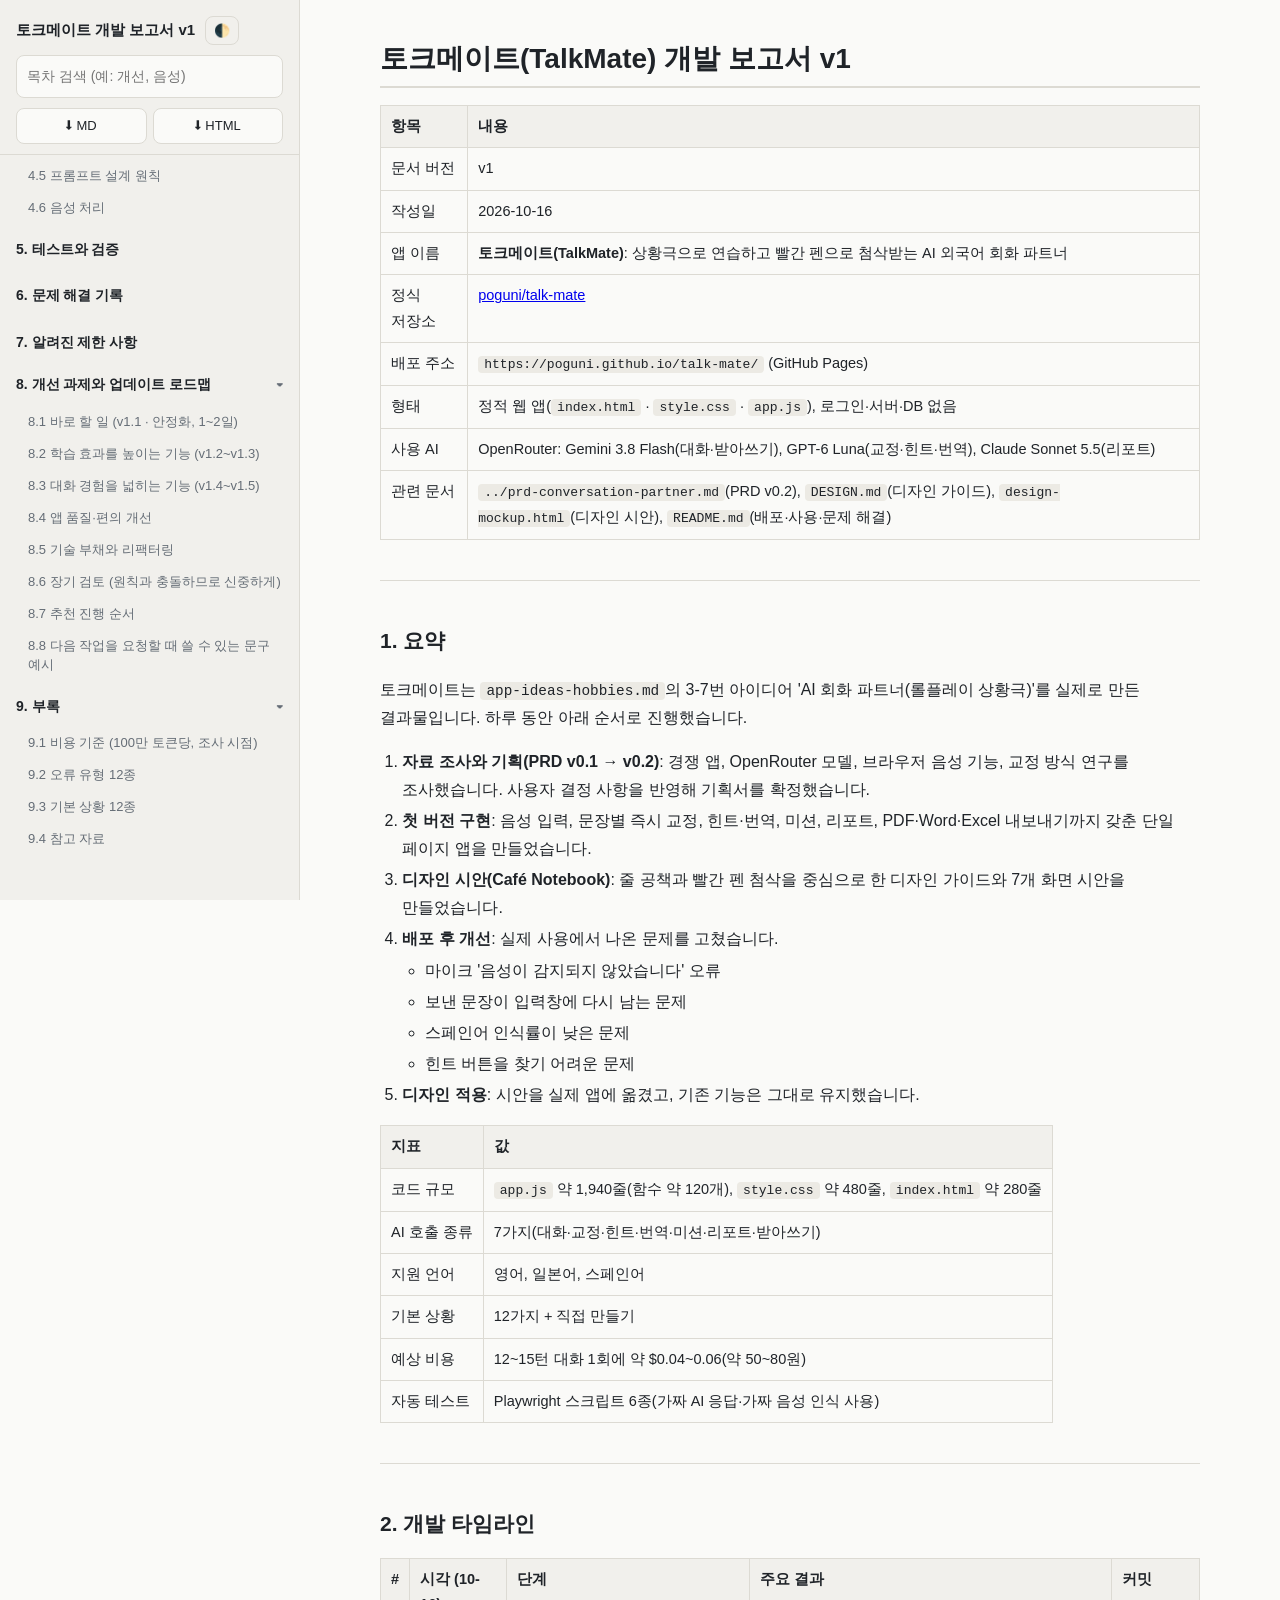
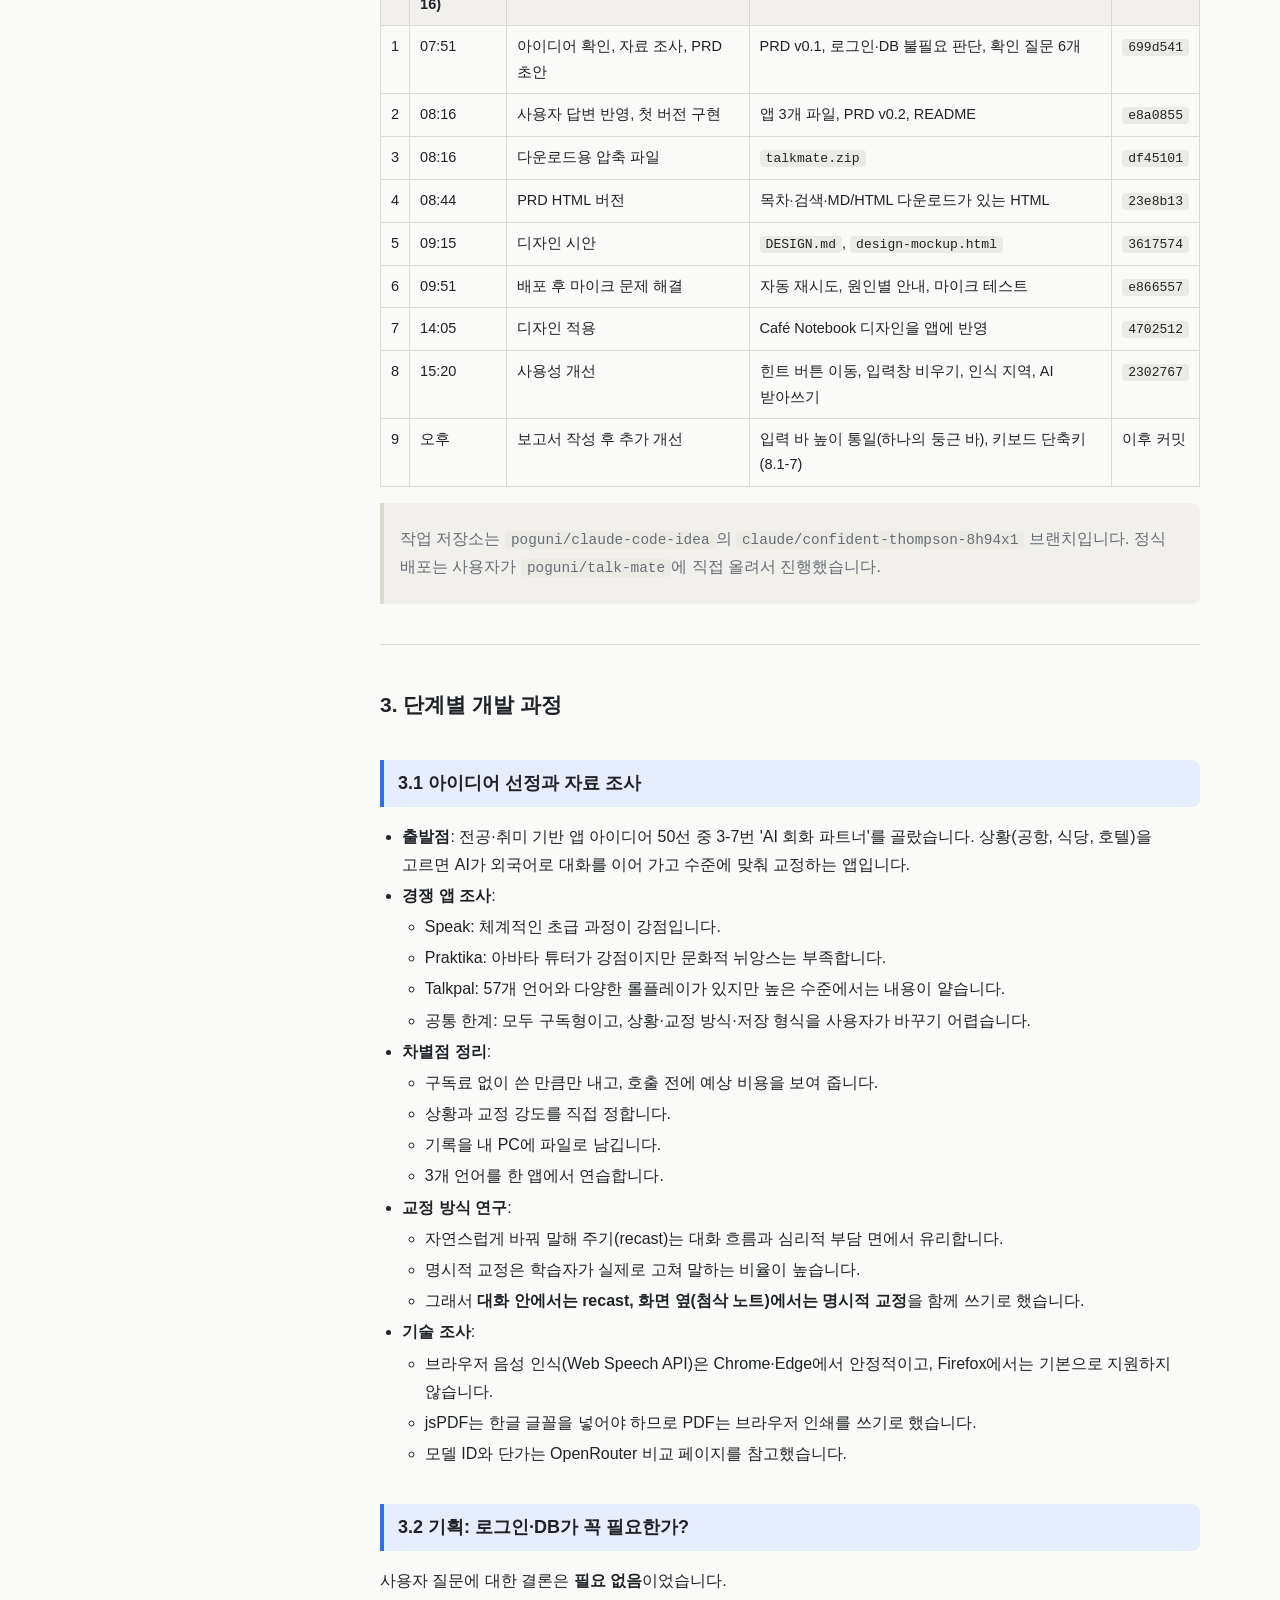
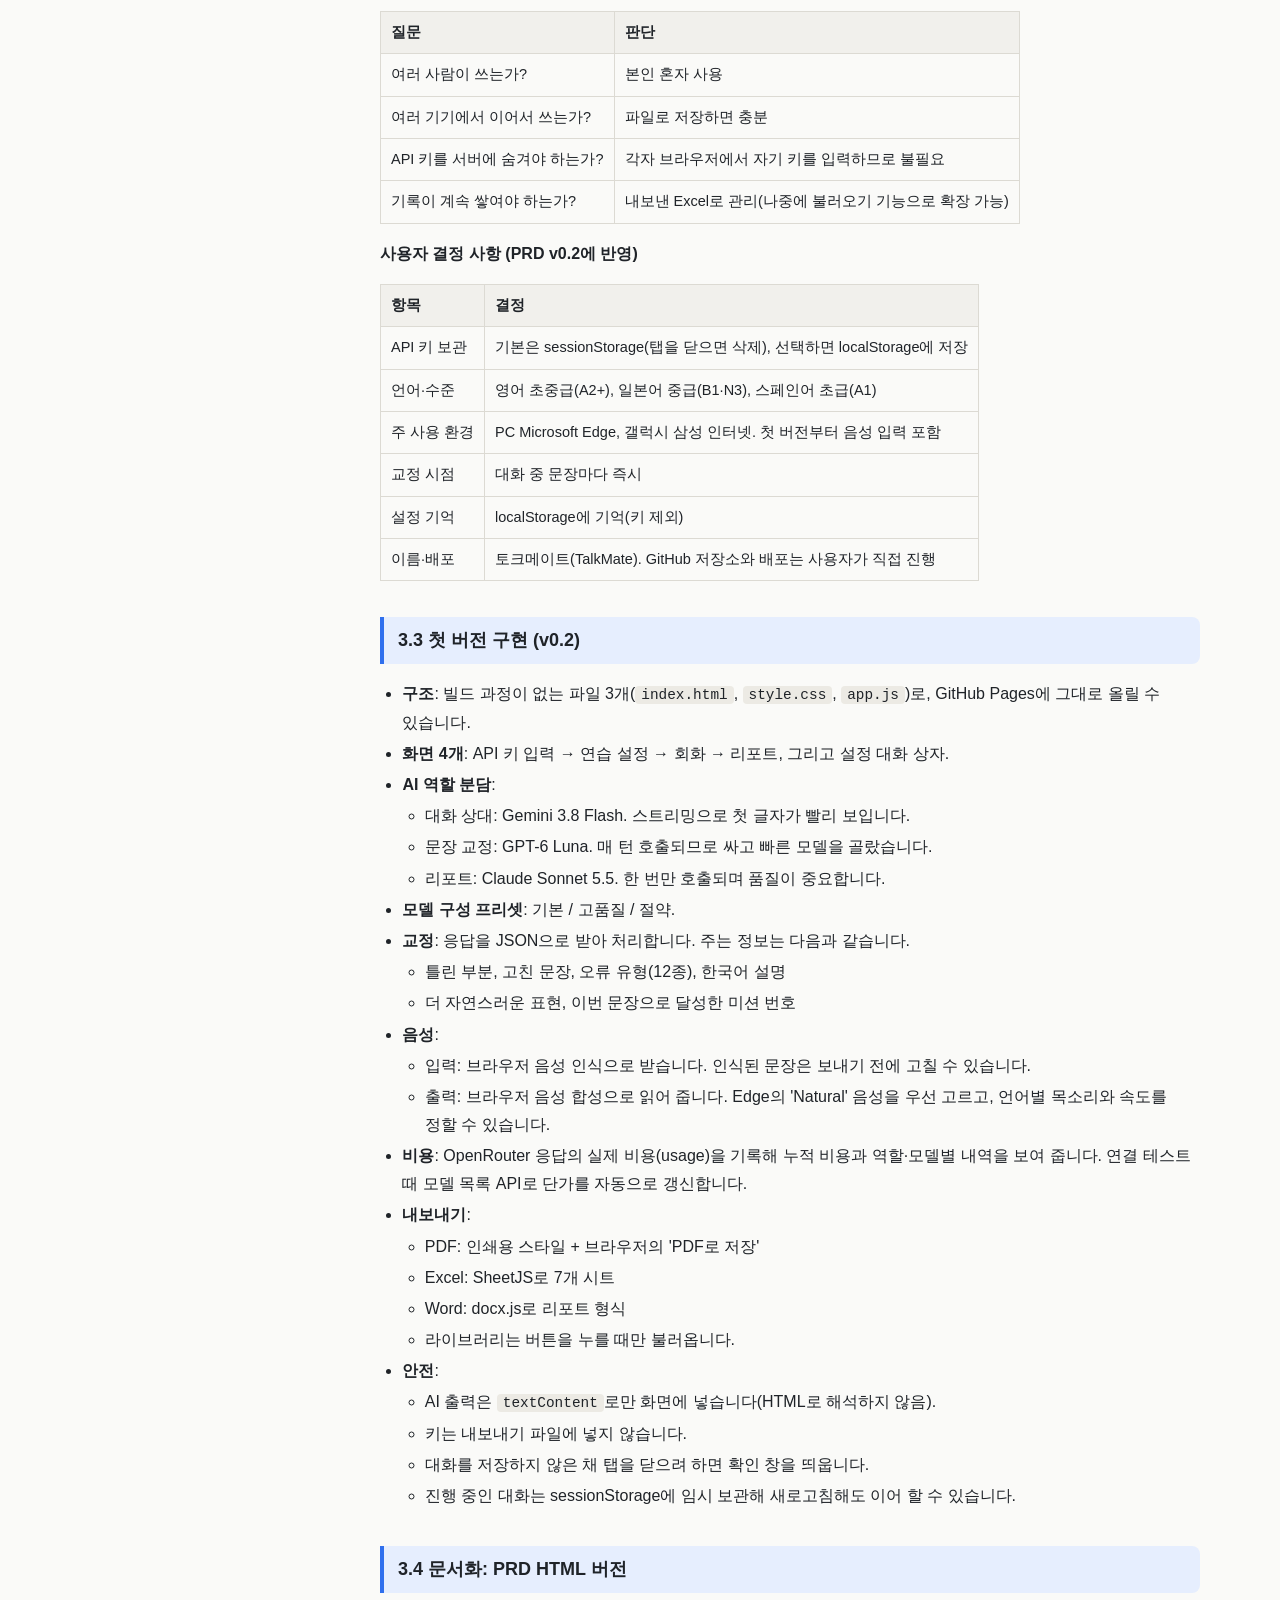
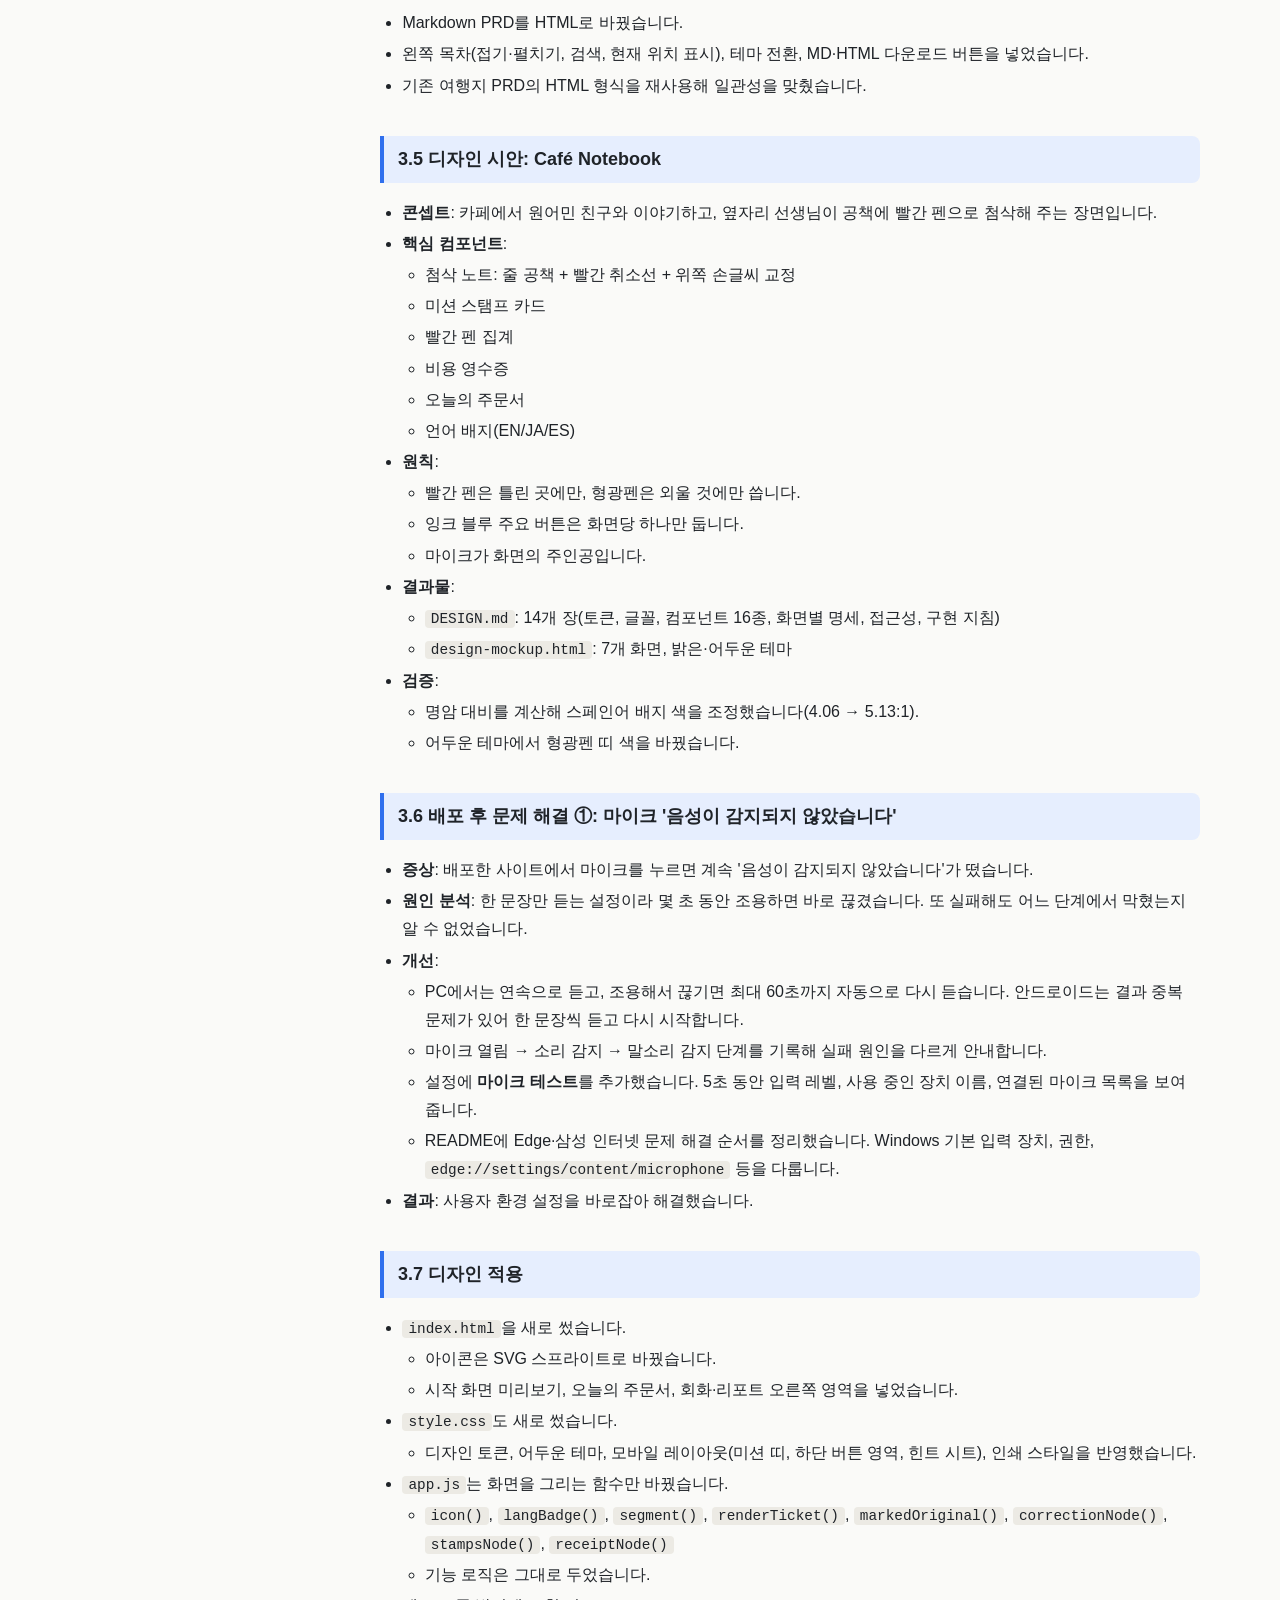
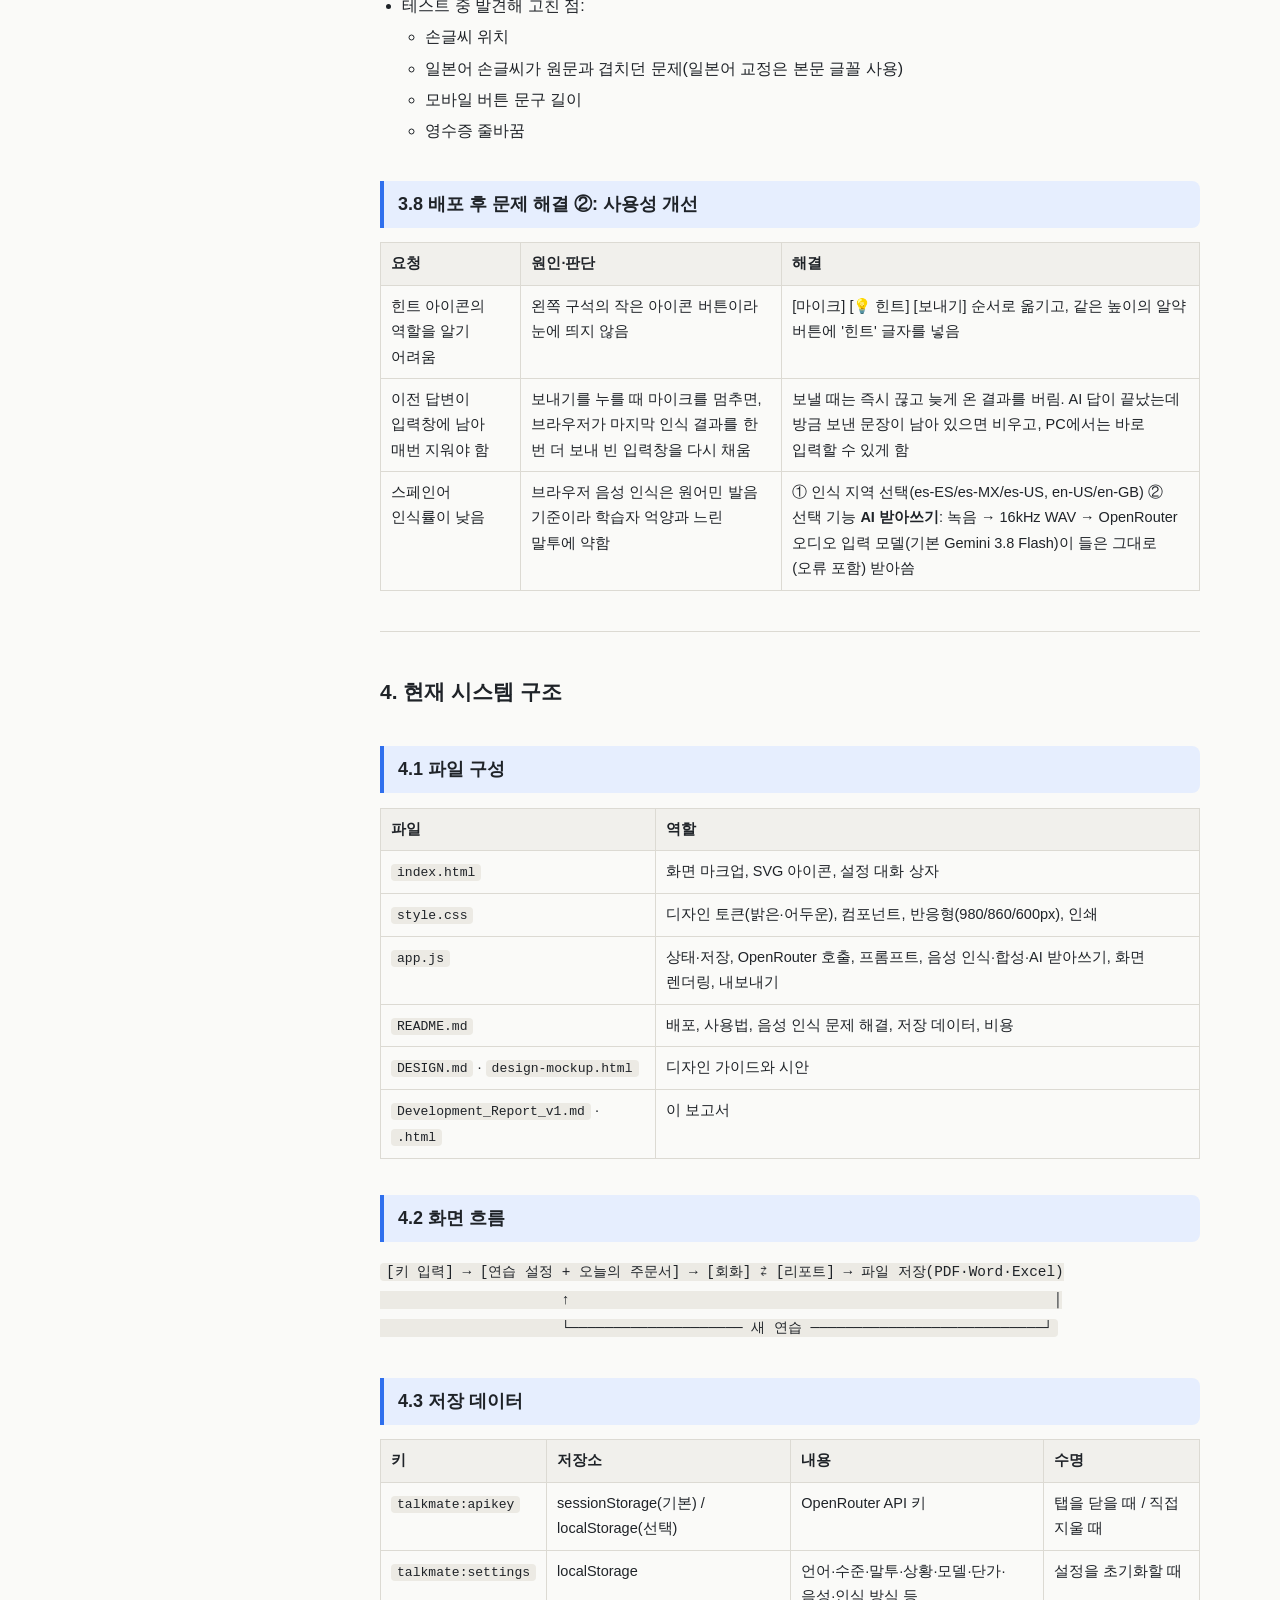
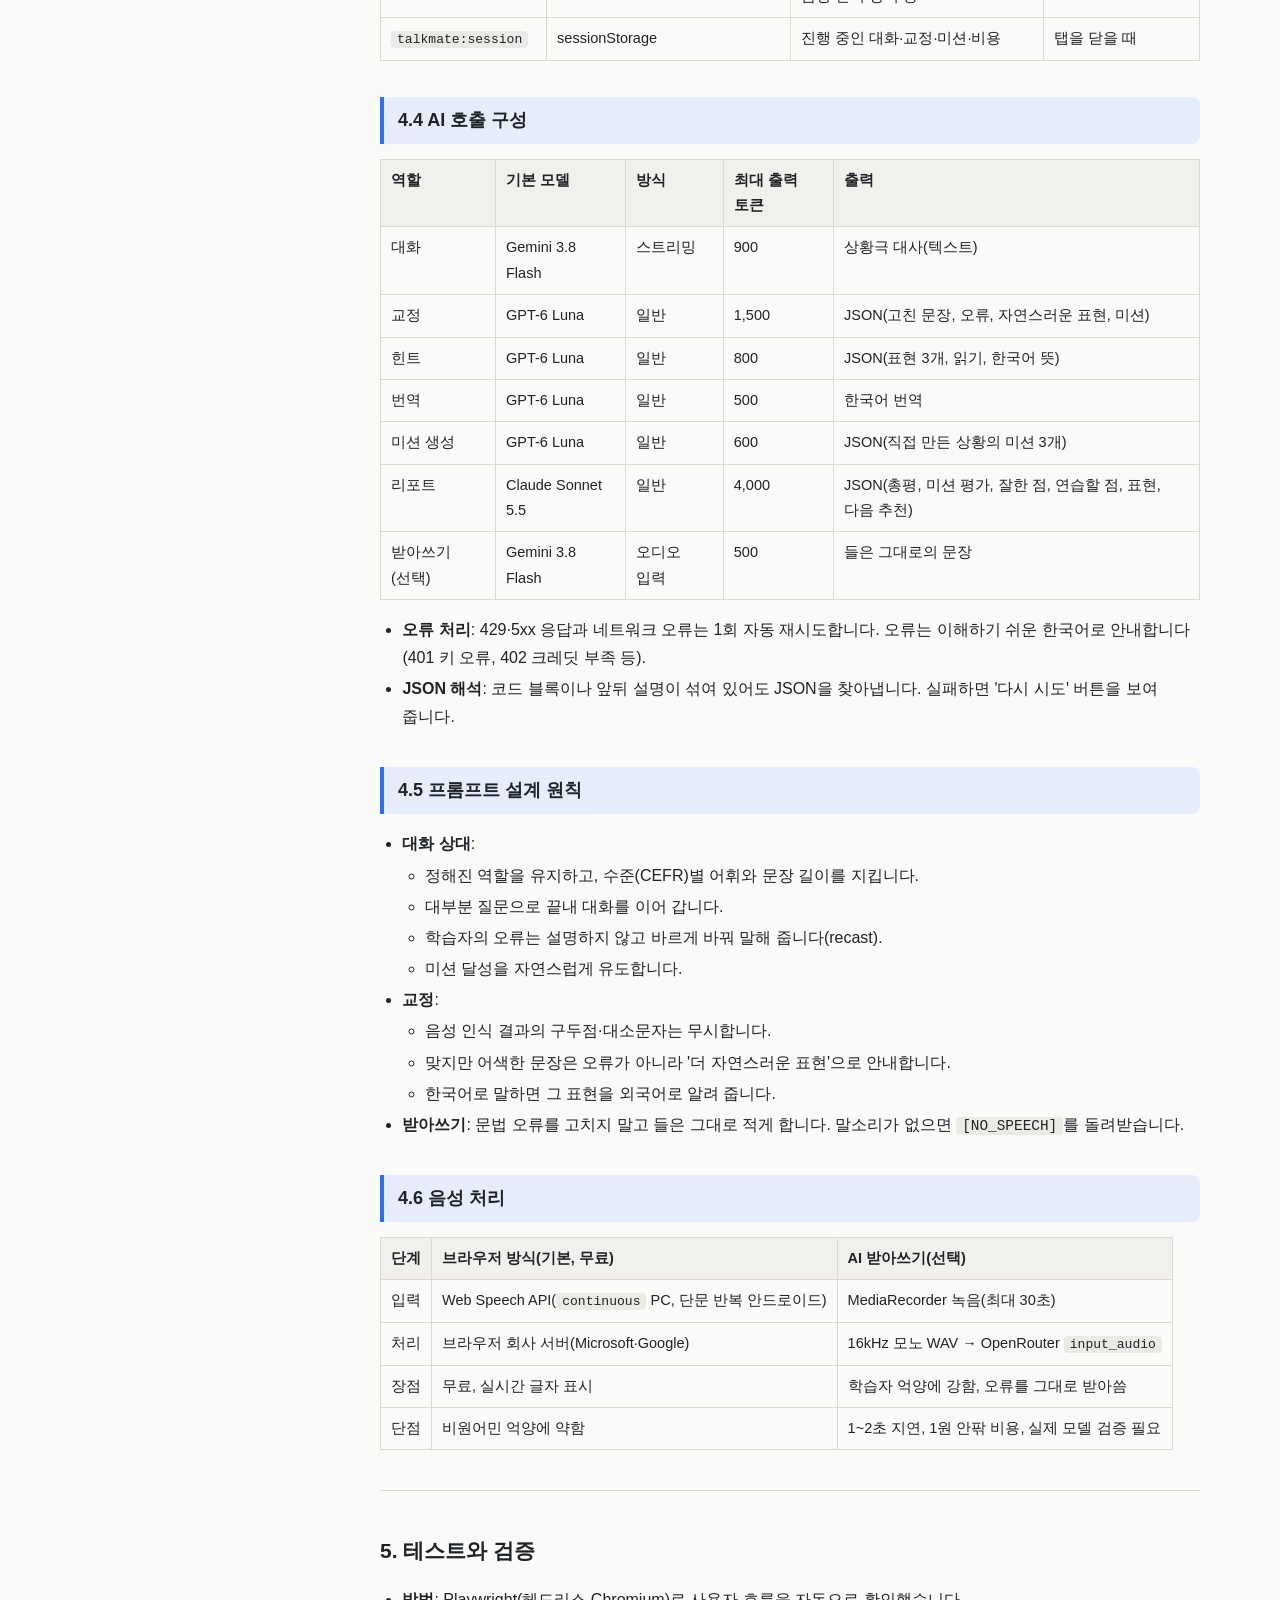
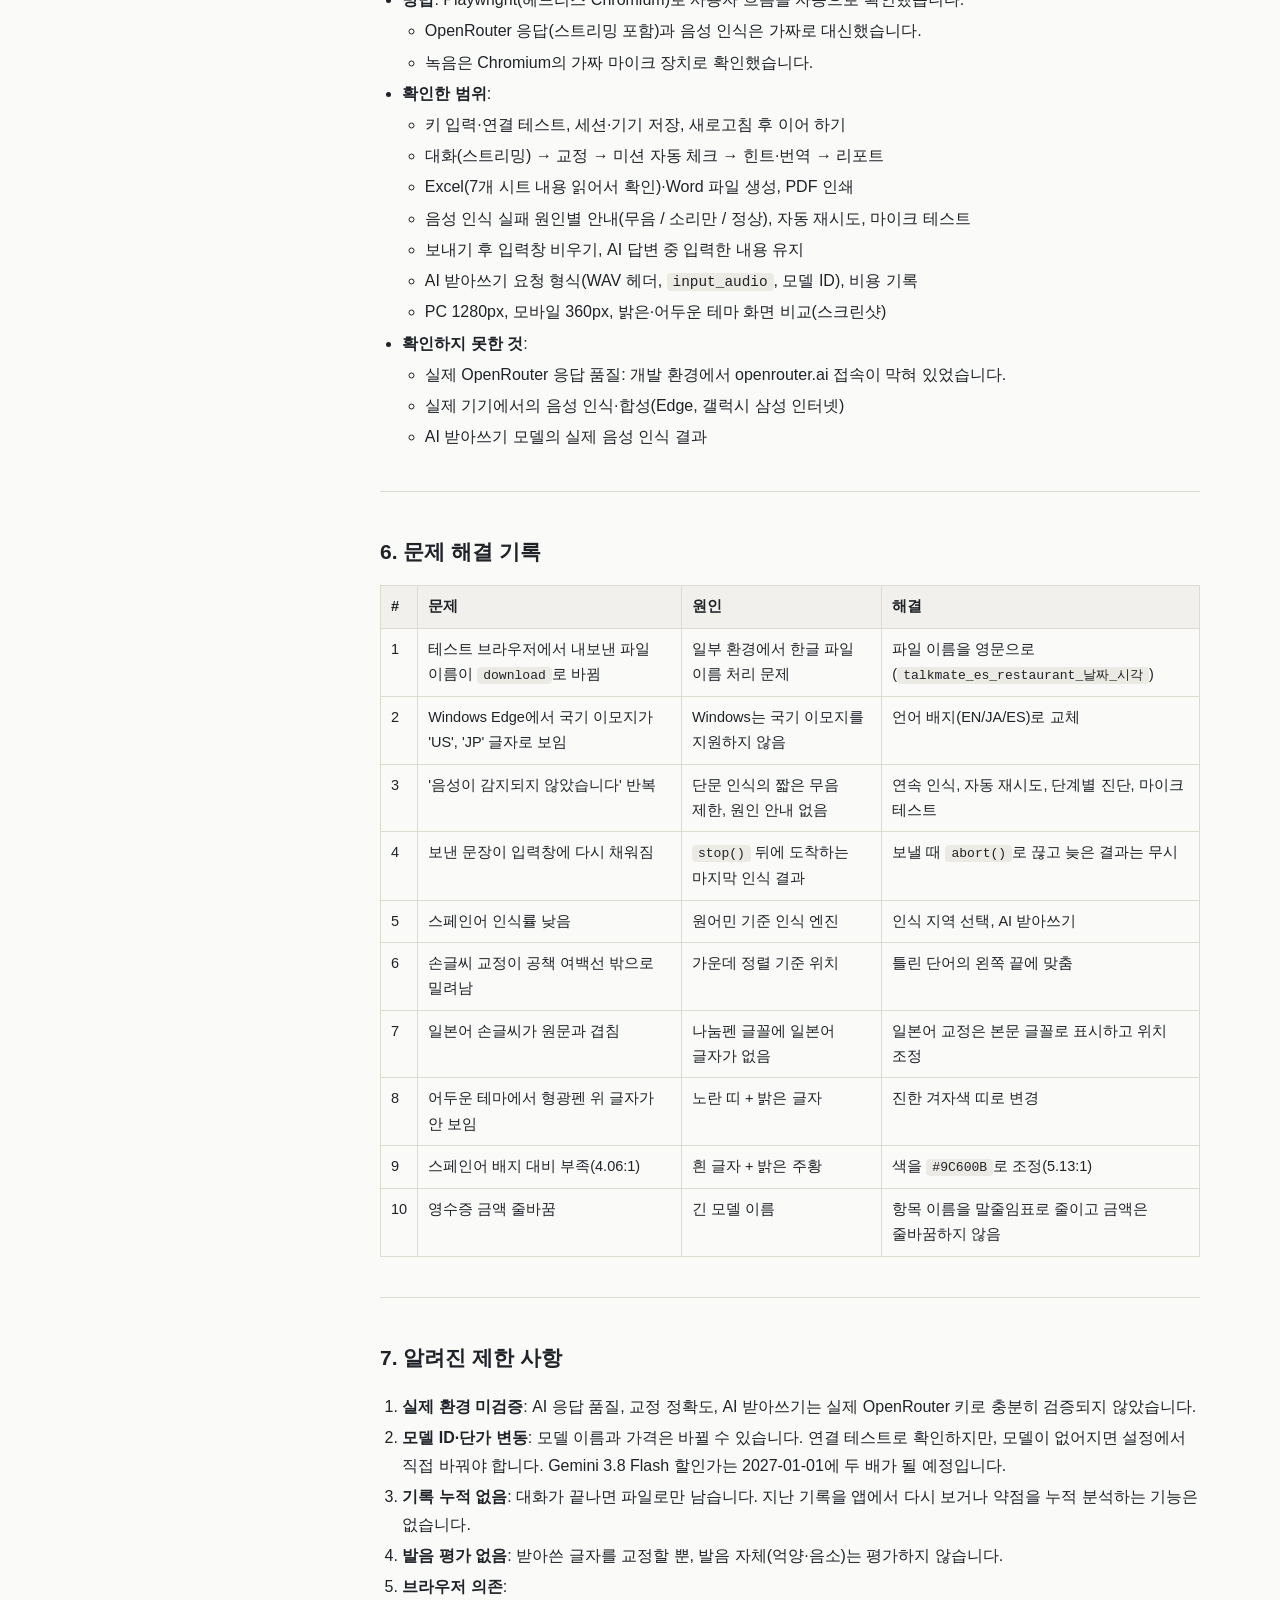
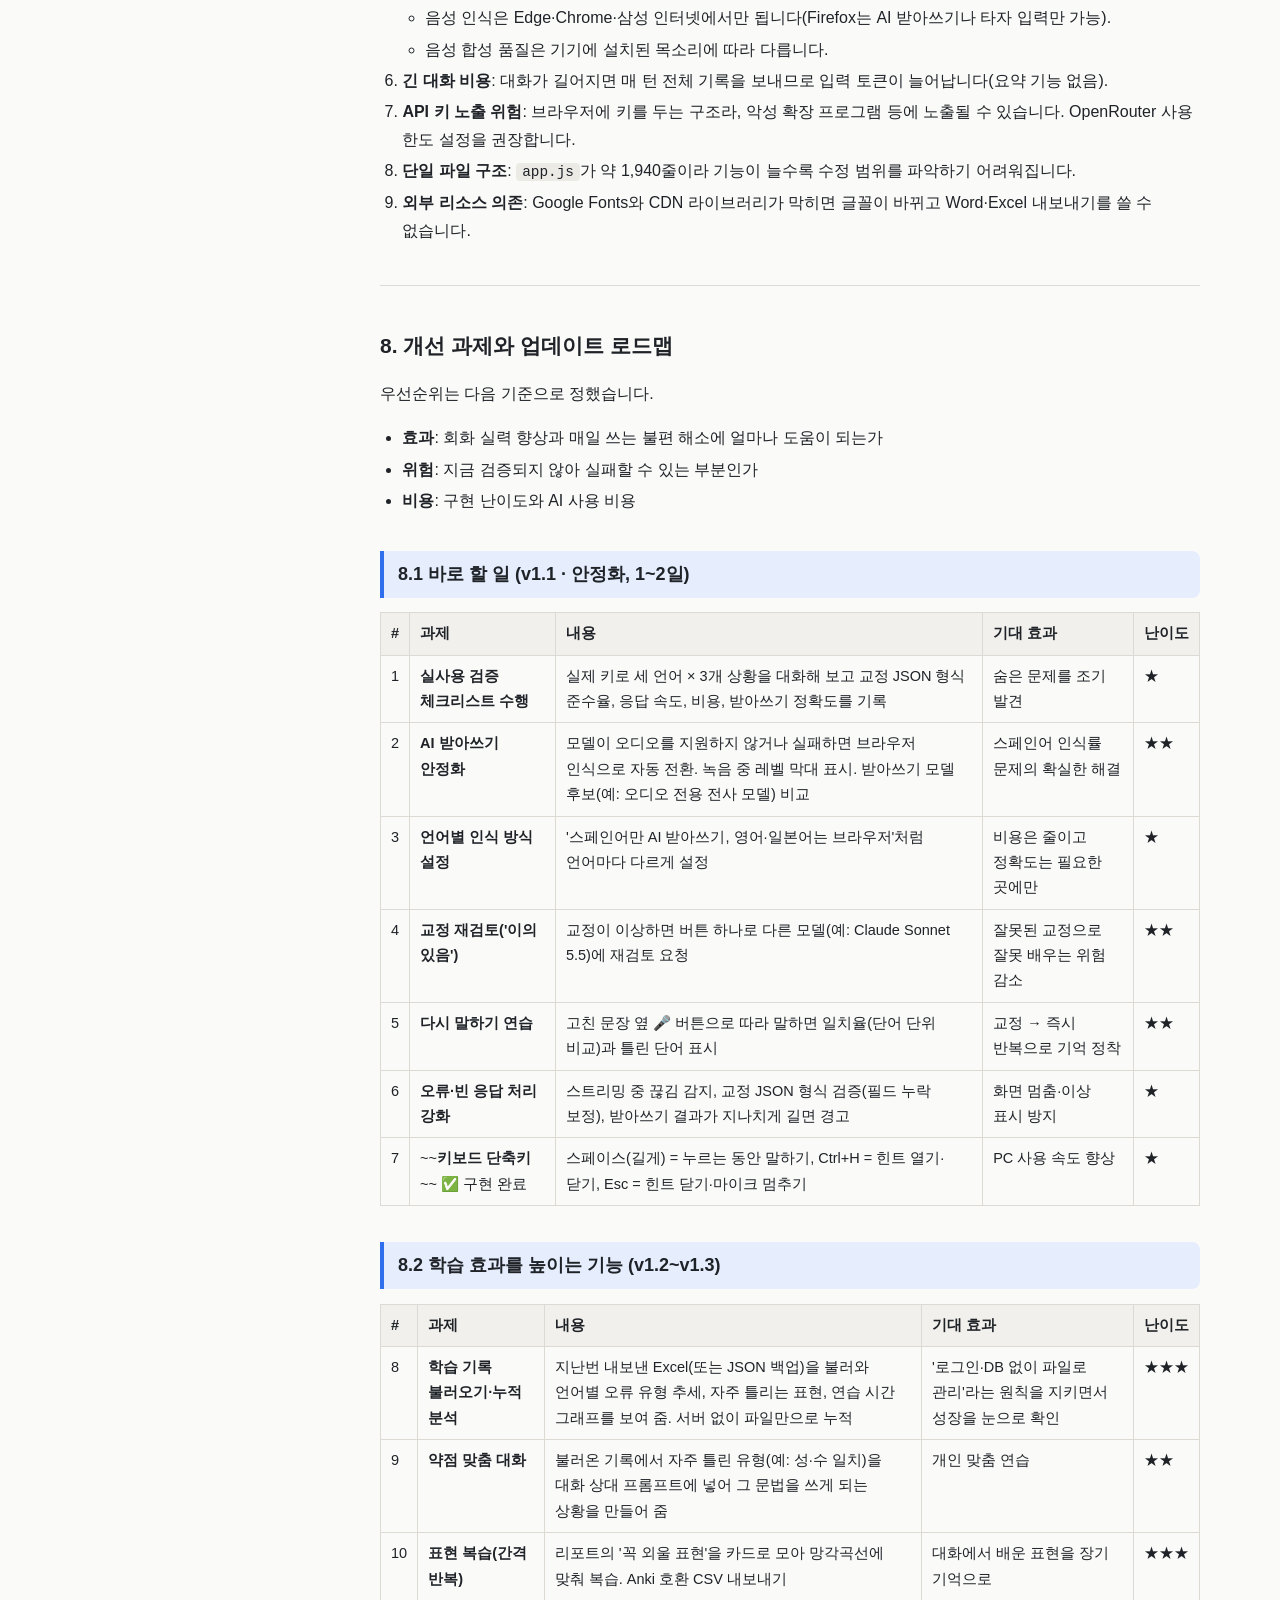
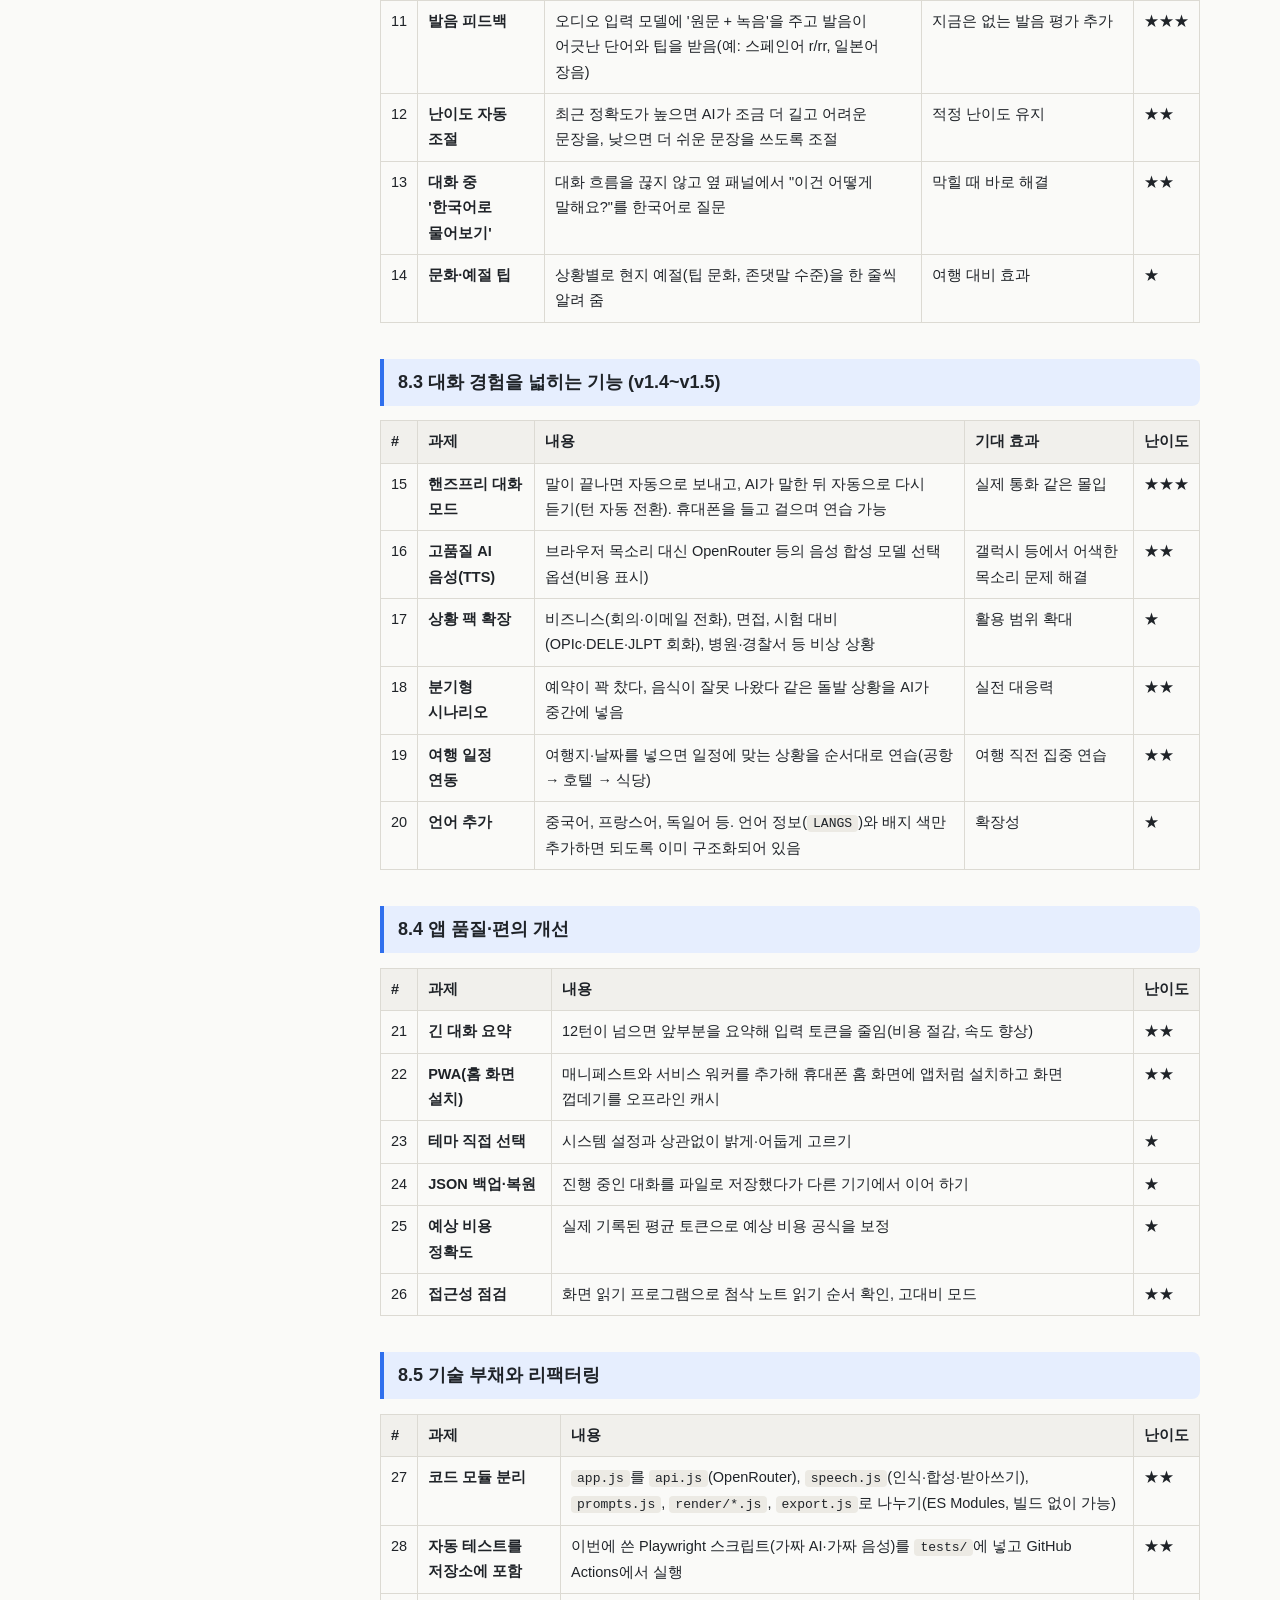
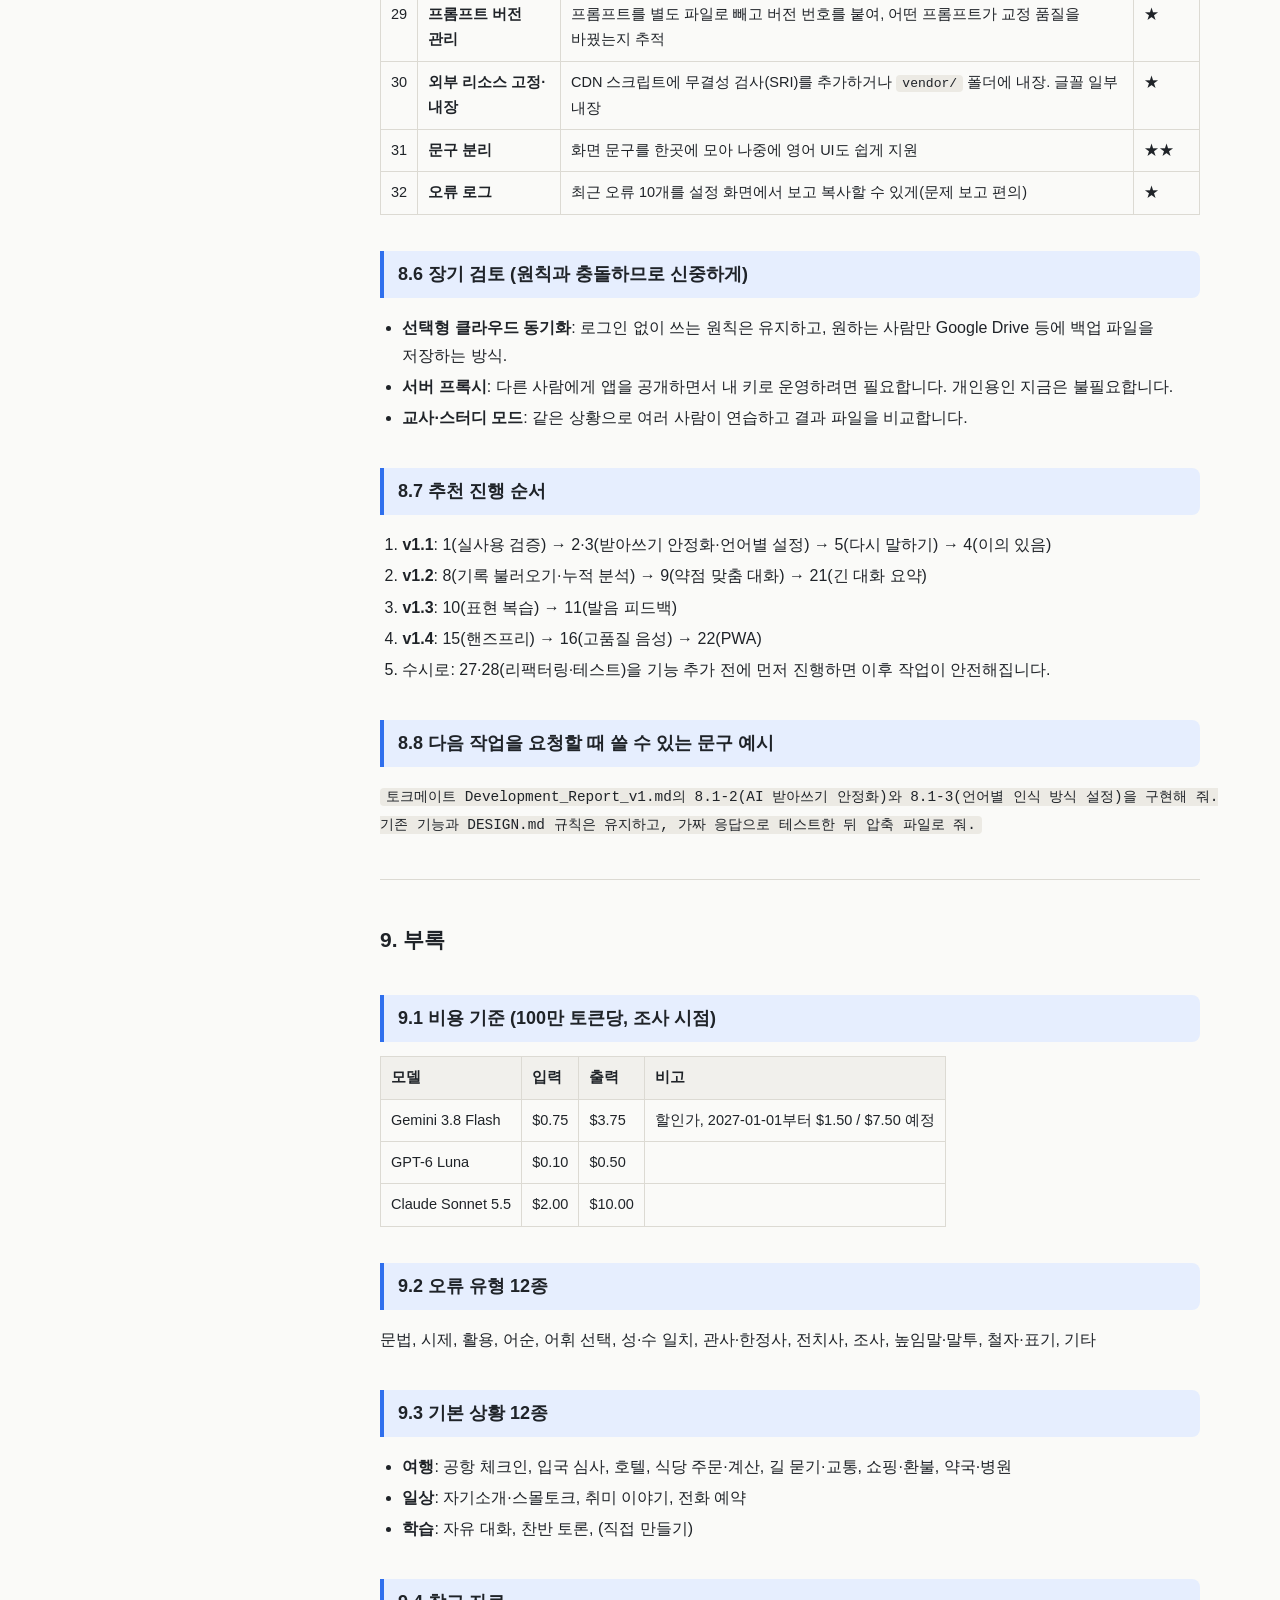
<file: docs/Development_Report_v1.html>
<!doctype html>
<html lang="ko">
<head>
<meta charset="utf-8">
<meta name="viewport" content="width=device-width, initial-scale=1">
<title>토크메이트(TalkMate) 개발 보고서 v1</title>
<style>
:root{--bg:#fafaf8;--panel:#f1f0ec;--text:#1f2328;--muted:#656d76;--line:#dcdad3;--accent:#2f6fed;--accent-bg:#e6eefe;--code:#eceae4;--star:#d98a00}
@media (prefers-color-scheme:dark){:root:not([data-theme=light]){--bg:#17181a;--panel:#1f2124;--text:#e6e6e3;--muted:#9aa0a6;--line:#33363a;--accent:#7aa2ff;--accent-bg:#26324d;--code:#2a2c30;--star:#f0b43c}}
:root[data-theme=dark]{--bg:#17181a;--panel:#1f2124;--text:#e6e6e3;--muted:#9aa0a6;--line:#33363a;--accent:#7aa2ff;--accent-bg:#26324d;--code:#2a2c30;--star:#f0b43c}
*{box-sizing:border-box}
html{scroll-behavior:smooth;scroll-padding-top:20px}
body{margin:0;background:var(--bg);color:var(--text);font:16px/1.75 -apple-system,BlinkMacSystemFont,"Apple SD Gothic Neo","Malgun Gothic","Noto Sans KR",sans-serif;word-break:keep-all}
#side{position:fixed;inset:0 auto 0 0;width:300px;background:var(--panel);border-right:1px solid var(--line);display:flex;flex-direction:column;z-index:20;transition:transform .2s}
.side-top{padding:16px 16px 10px;border-bottom:1px solid var(--line)}
.side-top h2{font-size:15px;margin:0 0 10px;line-height:1.4}
#q{width:100%;padding:8px 10px;border:1px solid var(--line);border-radius:8px;background:var(--bg);color:var(--text);font:inherit;font-size:14px}
.dl{display:flex;gap:6px;margin-top:10px}
.dl a{flex:1;text-align:center;font-size:13px;padding:6px 4px;border:1px solid var(--line);border-radius:8px;color:var(--text);text-decoration:none;background:var(--bg)}
.dl a:hover{border-color:var(--accent);color:var(--accent)}
#nav{overflow-y:auto;padding:8px 8px 40px;flex:1}
.grp{margin:2px 0}
.grp-h{display:flex;width:100%;align-items:center;justify-content:space-between;background:none;border:0;color:var(--text);font:inherit;font-size:14px;font-weight:700;padding:8px;border-radius:6px;cursor:pointer;text-align:left}
.grp-h.static{cursor:default;color:var(--muted);font-size:12px;letter-spacing:.04em}
.grp-h a{color:inherit;text-decoration:none;flex:1}
.grp-h:hover:not(.static){background:var(--accent-bg)}
.chev{transition:transform .15s;color:var(--muted)}
.grp:not(.open) .chev{transform:rotate(-90deg)}
.grp:not(.open) ul{display:none}
.grp ul{list-style:none;margin:0 0 6px;padding:0}
.grp li a{display:block;padding:5px 10px 5px 18px;font-size:13px;line-height:1.45;color:var(--muted);text-decoration:none;border-left:2px solid transparent;border-radius:0 6px 6px 0}
.grp li a:hover{color:var(--text);background:var(--accent-bg)}
.grp li a.active{color:var(--accent);border-left-color:var(--accent);background:var(--accent-bg);font-weight:600}
li.hide{display:none}
main{margin-left:300px;padding:40px 32px 120px}
article{max-width:820px;margin:0 auto}
h1{font-size:28px;line-height:1.35;margin:1.6em 0 .6em;padding-bottom:.3em;border-bottom:2px solid var(--line)}
article>h1:first-child{margin-top:0}
h2{font-size:21px;margin:2em 0 .6em}
h3{font-size:18px;margin:2em 0 .5em;padding:10px 14px;background:var(--accent-bg);border-left:4px solid var(--accent);border-radius:0 8px 8px 0;line-height:1.5}
blockquote{margin:1em 0;padding:.4em 1em;border-left:4px solid var(--line);color:var(--muted);background:var(--panel);border-radius:0 8px 8px 0}
table{border-collapse:collapse;width:100%;margin:1em 0;font-size:14.5px;display:block;overflow-x:auto}
th,td{border:1px solid var(--line);padding:8px 10px;text-align:left;vertical-align:top}
th{background:var(--panel)}
code{background:var(--code);padding:1px 6px;border-radius:4px;font-size:.9em}
hr{border:0;border-top:1px solid var(--line);margin:2.5em 0}
ul,ol{padding-left:1.4em}
li{margin:.2em 0}
.stars{color:var(--star);letter-spacing:1px;font-weight:700}
#menu,#top{position:fixed;z-index:30;border:1px solid var(--line);background:var(--panel);color:var(--text);border-radius:10px;cursor:pointer;font-size:16px}
#menu{display:none;top:12px;left:12px;width:42px;height:42px}
#top{right:16px;bottom:16px;width:42px;height:42px;opacity:0;pointer-events:none;transition:opacity .2s}
#top.show{opacity:1;pointer-events:auto}
#theme{background:none;border:1px solid var(--line);color:var(--text);border-radius:8px;cursor:pointer;padding:6px 8px;font-size:13px;margin-left:6px}
#scrim{display:none}
@media (max-width:900px){
 #side{transform:translateX(-100%);width:min(320px,86vw)}
 body.open #side{transform:none}
 body.open #scrim{display:block;position:fixed;inset:0;background:#0006;z-index:15}
 #menu{display:block}
 body.open #menu{display:none}
 main{margin-left:0;padding:70px 16px 100px}
 h1{font-size:23px}
}
@media print{#side,#menu,#top{display:none}main{margin:0}}
</style>
</head>
<body>
<button id="menu" aria-label="목차 열기">☰</button>
<div id="scrim"></div>
<aside id="side">
 <div class="side-top">
  <h2>토크메이트 개발 보고서 v1 <button id="theme" title="테마 전환">🌓</button></h2>
  <input id="q" type="search" placeholder="목차 검색 (예: 개선, 음성)" aria-label="목차 검색">
  <div class="dl">
   <a href="Development_Report_v1.md" download="Development_Report_v1.md">⬇ MD</a>
   <a id="dlhtml" href="Development_Report_v1.html" download="Development_Report_v1.html">⬇ HTML</a>
  </div>
 </div>
 <nav id="nav"><div class="grp"><button class="grp-h" aria-expanded="false"><a href="#1-요약">1. 요약</a></button><ul></ul></div><div class="grp"><button class="grp-h" aria-expanded="false"><a href="#2-개발-타임라인">2. 개발 타임라인</a></button><ul></ul></div><div class="grp open"><button class="grp-h" aria-expanded="true"><a href="#3-단계별-개발-과정">3. 단계별 개발 과정</a><span class=chev>▾</span></button><ul><li><a href="#3-1-아이디어-선정과-자료-조사">3.1 아이디어 선정과 자료 조사</a></li><li><a href="#3-2-기획-로그인-db가-꼭-필요한가">3.2 기획: 로그인·DB가 꼭 필요한가?</a></li><li><a href="#3-3-첫-버전-구현-v0-2">3.3 첫 버전 구현 (v0.2)</a></li><li><a href="#3-4-문서화-prd-html-버전">3.4 문서화: PRD HTML 버전</a></li><li><a href="#3-5-디자인-시안-café-notebook">3.5 디자인 시안: Café Notebook</a></li><li><a href="#3-6-배포-후-문제-해결-①-마이크-음성이-감지되지-않았습니다">3.6 배포 후 문제 해결 ①: 마이크 '음성이 감지되지 않았습니다'</a></li><li><a href="#3-7-디자인-적용">3.7 디자인 적용</a></li><li><a href="#3-8-배포-후-문제-해결-②-사용성-개선">3.8 배포 후 문제 해결 ②: 사용성 개선</a></li></ul></div><div class="grp open"><button class="grp-h" aria-expanded="true"><a href="#4-현재-시스템-구조">4. 현재 시스템 구조</a><span class=chev>▾</span></button><ul><li><a href="#4-1-파일-구성">4.1 파일 구성</a></li><li><a href="#4-2-화면-흐름">4.2 화면 흐름</a></li><li><a href="#4-3-저장-데이터">4.3 저장 데이터</a></li><li><a href="#4-4-ai-호출-구성">4.4 AI 호출 구성</a></li><li><a href="#4-5-프롬프트-설계-원칙">4.5 프롬프트 설계 원칙</a></li><li><a href="#4-6-음성-처리">4.6 음성 처리</a></li></ul></div><div class="grp"><button class="grp-h" aria-expanded="false"><a href="#5-테스트와-검증">5. 테스트와 검증</a></button><ul></ul></div><div class="grp"><button class="grp-h" aria-expanded="false"><a href="#6-문제-해결-기록">6. 문제 해결 기록</a></button><ul></ul></div><div class="grp"><button class="grp-h" aria-expanded="false"><a href="#7-알려진-제한-사항">7. 알려진 제한 사항</a></button><ul></ul></div><div class="grp open"><button class="grp-h" aria-expanded="true"><a href="#8-개선-과제와-업데이트-로드맵">8. 개선 과제와 업데이트 로드맵</a><span class=chev>▾</span></button><ul><li><a href="#8-1-바로-할-일-v1-1-안정화-1-2일">8.1 바로 할 일 (v1.1 · 안정화, 1~2일)</a></li><li><a href="#8-2-학습-효과를-높이는-기능-v1-2-v1-3">8.2 학습 효과를 높이는 기능 (v1.2~v1.3)</a></li><li><a href="#8-3-대화-경험을-넓히는-기능-v1-4-v1-5">8.3 대화 경험을 넓히는 기능 (v1.4~v1.5)</a></li><li><a href="#8-4-앱-품질-편의-개선">8.4 앱 품질·편의 개선</a></li><li><a href="#8-5-기술-부채와-리팩터링">8.5 기술 부채와 리팩터링</a></li><li><a href="#8-6-장기-검토-원칙과-충돌하므로-신중하게">8.6 장기 검토 (원칙과 충돌하므로 신중하게)</a></li><li><a href="#8-7-추천-진행-순서">8.7 추천 진행 순서</a></li><li><a href="#8-8-다음-작업을-요청할-때-쓸-수-있는-문구-예시">8.8 다음 작업을 요청할 때 쓸 수 있는 문구 예시</a></li></ul></div><div class="grp open"><button class="grp-h" aria-expanded="true"><a href="#9-부록">9. 부록</a><span class=chev>▾</span></button><ul><li><a href="#9-1-비용-기준-100만-토큰당-조사-시점">9.1 비용 기준 (100만 토큰당, 조사 시점)</a></li><li><a href="#9-2-오류-유형-12종">9.2 오류 유형 12종</a></li><li><a href="#9-3-기본-상황-12종">9.3 기본 상황 12종</a></li><li><a href="#9-4-참고-자료">9.4 참고 자료</a></li></ul></div></nav>
</aside>
<main><article id="doc"><h1 id="토크메이트-talkmate-개발-보고서-v1">토크메이트(TalkMate) 개발 보고서 v1</h1>
<table>
<thead>
<tr>
<th>항목</th>
<th>내용</th>
</tr>
</thead>
<tbody>
<tr>
<td>문서 버전</td>
<td>v1</td>
</tr>
<tr>
<td>작성일</td>
<td>2026-10-16</td>
</tr>
<tr>
<td>앱 이름</td>
<td><strong>토크메이트(TalkMate)</strong>: 상황극으로 연습하고 빨간 펜으로 첨삭받는 AI 외국어 회화 파트너</td>
</tr>
<tr>
<td>정식 저장소</td>
<td><a target="_blank" rel="noopener" href="https://github.com/poguni/talk-mate">poguni/talk-mate</a></td>
</tr>
<tr>
<td>배포 주소</td>
<td><code>https://poguni.github.io/talk-mate/</code> (GitHub Pages)</td>
</tr>
<tr>
<td>형태</td>
<td>정적 웹 앱(<code>index.html</code> · <code>style.css</code> · <code>app.js</code>), 로그인·서버·DB 없음</td>
</tr>
<tr>
<td>사용 AI</td>
<td>OpenRouter: Gemini 3.8 Flash(대화·받아쓰기), GPT-6 Luna(교정·힌트·번역), Claude Sonnet 5.5(리포트)</td>
</tr>
<tr>
<td>관련 문서</td>
<td><code>../prd-conversation-partner.md</code>(PRD v0.2), <code>DESIGN.md</code>(디자인 가이드), <code>design-mockup.html</code>(디자인 시안), <code>README.md</code>(배포·사용·문제 해결)</td>
</tr>
</tbody>
</table>
<hr />
<h2 id="1-요약">1. 요약</h2>
<p>토크메이트는 <code>app-ideas-hobbies.md</code>의 3-7번 아이디어 'AI 회화 파트너(롤플레이 상황극)'를 실제로 만든 결과물입니다. 하루 동안 아래 순서로 진행했습니다.</p>
<ol>
<li><strong>자료 조사와 기획(PRD v0.1 → v0.2)</strong>: 경쟁 앱, OpenRouter 모델, 브라우저 음성 기능, 교정 방식 연구를 조사했습니다. 사용자 결정 사항을 반영해 기획서를 확정했습니다.</li>
<li><strong>첫 버전 구현</strong>: 음성 입력, 문장별 즉시 교정, 힌트·번역, 미션, 리포트, PDF·Word·Excel 내보내기까지 갖춘 단일 페이지 앱을 만들었습니다.</li>
<li><strong>디자인 시안(Café Notebook)</strong>: 줄 공책과 빨간 펜 첨삭을 중심으로 한 디자인 가이드와 7개 화면 시안을 만들었습니다.</li>
<li><strong>배포 후 개선</strong>: 실제 사용에서 나온 문제를 고쳤습니다.<ul>
<li>마이크 '음성이 감지되지 않았습니다' 오류</li>
<li>보낸 문장이 입력창에 다시 남는 문제</li>
<li>스페인어 인식률이 낮은 문제</li>
<li>힌트 버튼을 찾기 어려운 문제</li>
</ul>
</li>
<li><strong>디자인 적용</strong>: 시안을 실제 앱에 옮겼고, 기존 기능은 그대로 유지했습니다.</li>
</ol>
<table>
<thead>
<tr>
<th>지표</th>
<th>값</th>
</tr>
</thead>
<tbody>
<tr>
<td>코드 규모</td>
<td><code>app.js</code> 약 1,940줄(함수 약 120개), <code>style.css</code> 약 480줄, <code>index.html</code> 약 280줄</td>
</tr>
<tr>
<td>AI 호출 종류</td>
<td>7가지(대화·교정·힌트·번역·미션·리포트·받아쓰기)</td>
</tr>
<tr>
<td>지원 언어</td>
<td>영어, 일본어, 스페인어</td>
</tr>
<tr>
<td>기본 상황</td>
<td>12가지 + 직접 만들기</td>
</tr>
<tr>
<td>예상 비용</td>
<td>12~15턴 대화 1회에 약 $0.04~0.06(약 50~80원)</td>
</tr>
<tr>
<td>자동 테스트</td>
<td>Playwright 스크립트 6종(가짜 AI 응답·가짜 음성 인식 사용)</td>
</tr>
</tbody>
</table>
<hr />
<h2 id="2-개발-타임라인">2. 개발 타임라인</h2>
<table>
<thead>
<tr>
<th>#</th>
<th>시각 (10-16)</th>
<th>단계</th>
<th>주요 결과</th>
<th>커밋</th>
</tr>
</thead>
<tbody>
<tr>
<td>1</td>
<td>07:51</td>
<td>아이디어 확인, 자료 조사, PRD 초안</td>
<td>PRD v0.1, 로그인·DB 불필요 판단, 확인 질문 6개</td>
<td><code>699d541</code></td>
</tr>
<tr>
<td>2</td>
<td>08:16</td>
<td>사용자 답변 반영, 첫 버전 구현</td>
<td>앱 3개 파일, PRD v0.2, README</td>
<td><code>e8a0855</code></td>
</tr>
<tr>
<td>3</td>
<td>08:16</td>
<td>다운로드용 압축 파일</td>
<td><code>talkmate.zip</code></td>
<td><code>df45101</code></td>
</tr>
<tr>
<td>4</td>
<td>08:44</td>
<td>PRD HTML 버전</td>
<td>목차·검색·MD/HTML 다운로드가 있는 HTML</td>
<td><code>23e8b13</code></td>
</tr>
<tr>
<td>5</td>
<td>09:15</td>
<td>디자인 시안</td>
<td><code>DESIGN.md</code>, <code>design-mockup.html</code></td>
<td><code>3617574</code></td>
</tr>
<tr>
<td>6</td>
<td>09:51</td>
<td>배포 후 마이크 문제 해결</td>
<td>자동 재시도, 원인별 안내, 마이크 테스트</td>
<td><code>e866557</code></td>
</tr>
<tr>
<td>7</td>
<td>14:05</td>
<td>디자인 적용</td>
<td>Café Notebook 디자인을 앱에 반영</td>
<td><code>4702512</code></td>
</tr>
<tr>
<td>8</td>
<td>15:20</td>
<td>사용성 개선</td>
<td>힌트 버튼 이동, 입력창 비우기, 인식 지역, AI 받아쓰기</td>
<td><code>2302767</code></td>
</tr>
<tr>
<td>9</td>
<td>오후</td>
<td>보고서 작성 후 추가 개선</td>
<td>입력 바 높이 통일(하나의 둥근 바), 키보드 단축키(8.1-7)</td>
<td>이후 커밋</td>
</tr>
</tbody>
</table>
<blockquote>
<p>작업 저장소는 <code>poguni/claude-code-idea</code>의 <code>claude/confident-thompson-8h94x1</code> 브랜치입니다. 정식 배포는 사용자가 <code>poguni/talk-mate</code>에 직접 올려서 진행했습니다.</p>
</blockquote>
<hr />
<h2 id="3-단계별-개발-과정">3. 단계별 개발 과정</h2>
<h3 id="3-1-아이디어-선정과-자료-조사">3.1 아이디어 선정과 자료 조사</h3>
<ul>
<li><strong>출발점</strong>: 전공·취미 기반 앱 아이디어 50선 중 3-7번 'AI 회화 파트너'를 골랐습니다. 상황(공항, 식당, 호텔)을 고르면 AI가 외국어로 대화를 이어 가고 수준에 맞춰 교정하는 앱입니다.</li>
<li><strong>경쟁 앱 조사</strong>:<ul>
<li>Speak: 체계적인 초급 과정이 강점입니다.</li>
<li>Praktika: 아바타 튜터가 강점이지만 문화적 뉘앙스는 부족합니다.</li>
<li>Talkpal: 57개 언어와 다양한 롤플레이가 있지만 높은 수준에서는 내용이 얕습니다.</li>
<li>공통 한계: 모두 구독형이고, 상황·교정 방식·저장 형식을 사용자가 바꾸기 어렵습니다.</li>
</ul>
</li>
<li><strong>차별점 정리</strong>:<ul>
<li>구독료 없이 쓴 만큼만 내고, 호출 전에 예상 비용을 보여 줍니다.</li>
<li>상황과 교정 강도를 직접 정합니다.</li>
<li>기록을 내 PC에 파일로 남깁니다.</li>
<li>3개 언어를 한 앱에서 연습합니다.</li>
</ul>
</li>
<li><strong>교정 방식 연구</strong>:<ul>
<li>자연스럽게 바꿔 말해 주기(recast)는 대화 흐름과 심리적 부담 면에서 유리합니다.</li>
<li>명시적 교정은 학습자가 실제로 고쳐 말하는 비율이 높습니다.</li>
<li>그래서 <strong>대화 안에서는 recast, 화면 옆(첨삭 노트)에서는 명시적 교정</strong>을 함께 쓰기로 했습니다.</li>
</ul>
</li>
<li><strong>기술 조사</strong>:<ul>
<li>브라우저 음성 인식(Web Speech API)은 Chrome·Edge에서 안정적이고, Firefox에서는 기본으로 지원하지 않습니다.</li>
<li>jsPDF는 한글 글꼴을 넣어야 하므로 PDF는 브라우저 인쇄를 쓰기로 했습니다.</li>
<li>모델 ID와 단가는 OpenRouter 비교 페이지를 참고했습니다.</li>
</ul>
</li>
</ul>
<h3 id="3-2-기획-로그인-db가-꼭-필요한가">3.2 기획: 로그인·DB가 꼭 필요한가?</h3>
<p>사용자 질문에 대한 결론은 <strong>필요 없음</strong>이었습니다.</p>
<table>
<thead>
<tr>
<th>질문</th>
<th>판단</th>
</tr>
</thead>
<tbody>
<tr>
<td>여러 사람이 쓰는가?</td>
<td>본인 혼자 사용</td>
</tr>
<tr>
<td>여러 기기에서 이어서 쓰는가?</td>
<td>파일로 저장하면 충분</td>
</tr>
<tr>
<td>API 키를 서버에 숨겨야 하는가?</td>
<td>각자 브라우저에서 자기 키를 입력하므로 불필요</td>
</tr>
<tr>
<td>기록이 계속 쌓여야 하는가?</td>
<td>내보낸 Excel로 관리(나중에 불러오기 기능으로 확장 가능)</td>
</tr>
</tbody>
</table>
<p><strong>사용자 결정 사항 (PRD v0.2에 반영)</strong></p>
<table>
<thead>
<tr>
<th>항목</th>
<th>결정</th>
</tr>
</thead>
<tbody>
<tr>
<td>API 키 보관</td>
<td>기본은 sessionStorage(탭을 닫으면 삭제), 선택하면 localStorage에 저장</td>
</tr>
<tr>
<td>언어·수준</td>
<td>영어 초중급(A2+), 일본어 중급(B1·N3), 스페인어 초급(A1)</td>
</tr>
<tr>
<td>주 사용 환경</td>
<td>PC Microsoft Edge, 갤럭시 삼성 인터넷. 첫 버전부터 음성 입력 포함</td>
</tr>
<tr>
<td>교정 시점</td>
<td>대화 중 문장마다 즉시</td>
</tr>
<tr>
<td>설정 기억</td>
<td>localStorage에 기억(키 제외)</td>
</tr>
<tr>
<td>이름·배포</td>
<td>토크메이트(TalkMate). GitHub 저장소와 배포는 사용자가 직접 진행</td>
</tr>
</tbody>
</table>
<h3 id="3-3-첫-버전-구현-v0-2">3.3 첫 버전 구현 (v0.2)</h3>
<ul>
<li><strong>구조</strong>: 빌드 과정이 없는 파일 3개(<code>index.html</code>, <code>style.css</code>, <code>app.js</code>)로, GitHub Pages에 그대로 올릴 수 있습니다.</li>
<li><strong>화면 4개</strong>: API 키 입력 → 연습 설정 → 회화 → 리포트, 그리고 설정 대화 상자.</li>
<li><strong>AI 역할 분담</strong>:<ul>
<li>대화 상대: Gemini 3.8 Flash. 스트리밍으로 첫 글자가 빨리 보입니다.</li>
<li>문장 교정: GPT-6 Luna. 매 턴 호출되므로 싸고 빠른 모델을 골랐습니다.</li>
<li>리포트: Claude Sonnet 5.5. 한 번만 호출되며 품질이 중요합니다.</li>
</ul>
</li>
<li><strong>모델 구성 프리셋</strong>: 기본 / 고품질 / 절약.</li>
<li><strong>교정</strong>: 응답을 JSON으로 받아 처리합니다. 주는 정보는 다음과 같습니다.<ul>
<li>틀린 부분, 고친 문장, 오류 유형(12종), 한국어 설명</li>
<li>더 자연스러운 표현, 이번 문장으로 달성한 미션 번호</li>
</ul>
</li>
<li><strong>음성</strong>:<ul>
<li>입력: 브라우저 음성 인식으로 받습니다. 인식된 문장은 보내기 전에 고칠 수 있습니다.</li>
<li>출력: 브라우저 음성 합성으로 읽어 줍니다. Edge의 'Natural' 음성을 우선 고르고, 언어별 목소리와 속도를 정할 수 있습니다.</li>
</ul>
</li>
<li><strong>비용</strong>: OpenRouter 응답의 실제 비용(usage)을 기록해 누적 비용과 역할·모델별 내역을 보여 줍니다. 연결 테스트 때 모델 목록 API로 단가를 자동으로 갱신합니다.</li>
<li><strong>내보내기</strong>:<ul>
<li>PDF: 인쇄용 스타일 + 브라우저의 'PDF로 저장'</li>
<li>Excel: SheetJS로 7개 시트</li>
<li>Word: docx.js로 리포트 형식</li>
<li>라이브러리는 버튼을 누를 때만 불러옵니다.</li>
</ul>
</li>
<li><strong>안전</strong>:<ul>
<li>AI 출력은 <code>textContent</code>로만 화면에 넣습니다(HTML로 해석하지 않음).</li>
<li>키는 내보내기 파일에 넣지 않습니다.</li>
<li>대화를 저장하지 않은 채 탭을 닫으려 하면 확인 창을 띄웁니다.</li>
<li>진행 중인 대화는 sessionStorage에 임시 보관해 새로고침해도 이어 할 수 있습니다.</li>
</ul>
</li>
</ul>
<h3 id="3-4-문서화-prd-html-버전">3.4 문서화: PRD HTML 버전</h3>
<ul>
<li>Markdown PRD를 HTML로 바꿨습니다.</li>
<li>왼쪽 목차(접기·펼치기, 검색, 현재 위치 표시), 테마 전환, MD·HTML 다운로드 버튼을 넣었습니다.</li>
<li>기존 여행지 PRD의 HTML 형식을 재사용해 일관성을 맞췄습니다.</li>
</ul>
<h3 id="3-5-디자인-시안-café-notebook">3.5 디자인 시안: Café Notebook</h3>
<ul>
<li><strong>콘셉트</strong>: 카페에서 원어민 친구와 이야기하고, 옆자리 선생님이 공책에 빨간 펜으로 첨삭해 주는 장면입니다.</li>
<li><strong>핵심 컴포넌트</strong>:<ul>
<li>첨삭 노트: 줄 공책 + 빨간 취소선 + 위쪽 손글씨 교정</li>
<li>미션 스탬프 카드</li>
<li>빨간 펜 집계</li>
<li>비용 영수증</li>
<li>오늘의 주문서</li>
<li>언어 배지(EN/JA/ES)</li>
</ul>
</li>
<li><strong>원칙</strong>:<ul>
<li>빨간 펜은 틀린 곳에만, 형광펜은 외울 것에만 씁니다.</li>
<li>잉크 블루 주요 버튼은 화면당 하나만 둡니다.</li>
<li>마이크가 화면의 주인공입니다.</li>
</ul>
</li>
<li><strong>결과물</strong>:<ul>
<li><code>DESIGN.md</code>: 14개 장(토큰, 글꼴, 컴포넌트 16종, 화면별 명세, 접근성, 구현 지침)</li>
<li><code>design-mockup.html</code>: 7개 화면, 밝은·어두운 테마</li>
</ul>
</li>
<li><strong>검증</strong>:<ul>
<li>명암 대비를 계산해 스페인어 배지 색을 조정했습니다(4.06 → 5.13:1).</li>
<li>어두운 테마에서 형광펜 띠 색을 바꿨습니다.</li>
</ul>
</li>
</ul>
<h3 id="3-6-배포-후-문제-해결-①-마이크-음성이-감지되지-않았습니다">3.6 배포 후 문제 해결 ①: 마이크 '음성이 감지되지 않았습니다'</h3>
<ul>
<li><strong>증상</strong>: 배포한 사이트에서 마이크를 누르면 계속 '음성이 감지되지 않았습니다'가 떴습니다.</li>
<li><strong>원인 분석</strong>: 한 문장만 듣는 설정이라 몇 초 동안 조용하면 바로 끊겼습니다. 또 실패해도 어느 단계에서 막혔는지 알 수 없었습니다.</li>
<li><strong>개선</strong>:<ul>
<li>PC에서는 연속으로 듣고, 조용해서 끊기면 최대 60초까지 자동으로 다시 듣습니다. 안드로이드는 결과 중복 문제가 있어 한 문장씩 듣고 다시 시작합니다.</li>
<li>마이크 열림 → 소리 감지 → 말소리 감지 단계를 기록해 실패 원인을 다르게 안내합니다.</li>
<li>설정에 <strong>마이크 테스트</strong>를 추가했습니다. 5초 동안 입력 레벨, 사용 중인 장치 이름, 연결된 마이크 목록을 보여 줍니다.</li>
<li>README에 Edge·삼성 인터넷 문제 해결 순서를 정리했습니다. Windows 기본 입력 장치, 권한, <code>edge://settings/content/microphone</code> 등을 다룹니다.</li>
</ul>
</li>
<li><strong>결과</strong>: 사용자 환경 설정을 바로잡아 해결했습니다.</li>
</ul>
<h3 id="3-7-디자인-적용">3.7 디자인 적용</h3>
<ul>
<li><code>index.html</code>을 새로 썼습니다.<ul>
<li>아이콘은 SVG 스프라이트로 바꿨습니다.</li>
<li>시작 화면 미리보기, 오늘의 주문서, 회화·리포트 오른쪽 영역을 넣었습니다.</li>
</ul>
</li>
<li><code>style.css</code>도 새로 썼습니다.<ul>
<li>디자인 토큰, 어두운 테마, 모바일 레이아웃(미션 띠, 하단 버튼 영역, 힌트 시트), 인쇄 스타일을 반영했습니다.</li>
</ul>
</li>
<li><code>app.js</code>는 화면을 그리는 함수만 바꿨습니다.<ul>
<li><code>icon()</code>, <code>langBadge()</code>, <code>segment()</code>, <code>renderTicket()</code>, <code>markedOriginal()</code>, <code>correctionNode()</code>, <code>stampsNode()</code>, <code>receiptNode()</code></li>
<li>기능 로직은 그대로 두었습니다.</li>
</ul>
</li>
<li>테스트 중 발견해 고친 점:<ul>
<li>손글씨 위치</li>
<li>일본어 손글씨가 원문과 겹치던 문제(일본어 교정은 본문 글꼴 사용)</li>
<li>모바일 버튼 문구 길이</li>
<li>영수증 줄바꿈</li>
</ul>
</li>
</ul>
<h3 id="3-8-배포-후-문제-해결-②-사용성-개선">3.8 배포 후 문제 해결 ②: 사용성 개선</h3>
<table>
<thead>
<tr>
<th>요청</th>
<th>원인·판단</th>
<th>해결</th>
</tr>
</thead>
<tbody>
<tr>
<td>힌트 아이콘의 역할을 알기 어려움</td>
<td>왼쪽 구석의 작은 아이콘 버튼이라 눈에 띄지 않음</td>
<td>[마이크] [💡 힌트] [보내기] 순서로 옮기고, 같은 높이의 알약 버튼에 '힌트' 글자를 넣음</td>
</tr>
<tr>
<td>이전 답변이 입력창에 남아 매번 지워야 함</td>
<td>보내기를 누를 때 마이크를 멈추면, 브라우저가 마지막 인식 결과를 한 번 더 보내 빈 입력창을 다시 채움</td>
<td>보낼 때는 즉시 끊고 늦게 온 결과를 버림. AI 답이 끝났는데 방금 보낸 문장이 남아 있으면 비우고, PC에서는 바로 입력할 수 있게 함</td>
</tr>
<tr>
<td>스페인어 인식률이 낮음</td>
<td>브라우저 음성 인식은 원어민 발음 기준이라 학습자 억양과 느린 말투에 약함</td>
<td>① 인식 지역 선택(es-ES/es-MX/es-US, en-US/en-GB) ② 선택 기능 <strong>AI 받아쓰기</strong>: 녹음 → 16kHz WAV → OpenRouter 오디오 입력 모델(기본 Gemini 3.8 Flash)이 들은 그대로(오류 포함) 받아씀</td>
</tr>
</tbody>
</table>
<hr />
<h2 id="4-현재-시스템-구조">4. 현재 시스템 구조</h2>
<h3 id="4-1-파일-구성">4.1 파일 구성</h3>
<table>
<thead>
<tr>
<th>파일</th>
<th>역할</th>
</tr>
</thead>
<tbody>
<tr>
<td><code>index.html</code></td>
<td>화면 마크업, SVG 아이콘, 설정 대화 상자</td>
</tr>
<tr>
<td><code>style.css</code></td>
<td>디자인 토큰(밝은·어두운), 컴포넌트, 반응형(980/860/600px), 인쇄</td>
</tr>
<tr>
<td><code>app.js</code></td>
<td>상태·저장, OpenRouter 호출, 프롬프트, 음성 인식·합성·AI 받아쓰기, 화면 렌더링, 내보내기</td>
</tr>
<tr>
<td><code>README.md</code></td>
<td>배포, 사용법, 음성 인식 문제 해결, 저장 데이터, 비용</td>
</tr>
<tr>
<td><code>DESIGN.md</code> · <code>design-mockup.html</code></td>
<td>디자인 가이드와 시안</td>
</tr>
<tr>
<td><code>Development_Report_v1.md</code> · <code>.html</code></td>
<td>이 보고서</td>
</tr>
</tbody>
</table>
<h3 id="4-2-화면-흐름">4.2 화면 흐름</h3>
<pre><code>[키 입력] → [연습 설정 + 오늘의 주문서] → [회화] ⇄ [리포트] → 파일 저장(PDF·Word·Excel)
                     ↑                                                        │
                     └──────────────────── 새 연습 ───────────────────────────┘
</code></pre>
<h3 id="4-3-저장-데이터">4.3 저장 데이터</h3>
<table>
<thead>
<tr>
<th>키</th>
<th>저장소</th>
<th>내용</th>
<th>수명</th>
</tr>
</thead>
<tbody>
<tr>
<td><code>talkmate:apikey</code></td>
<td>sessionStorage(기본) / localStorage(선택)</td>
<td>OpenRouter API 키</td>
<td>탭을 닫을 때 / 직접 지울 때</td>
</tr>
<tr>
<td><code>talkmate:settings</code></td>
<td>localStorage</td>
<td>언어·수준·말투·상황·모델·단가·음성·인식 방식 등</td>
<td>설정을 초기화할 때</td>
</tr>
<tr>
<td><code>talkmate:session</code></td>
<td>sessionStorage</td>
<td>진행 중인 대화·교정·미션·비용</td>
<td>탭을 닫을 때</td>
</tr>
</tbody>
</table>
<h3 id="4-4-ai-호출-구성">4.4 AI 호출 구성</h3>
<table>
<thead>
<tr>
<th>역할</th>
<th>기본 모델</th>
<th>방식</th>
<th>최대 출력 토큰</th>
<th>출력</th>
</tr>
</thead>
<tbody>
<tr>
<td>대화</td>
<td>Gemini 3.8 Flash</td>
<td>스트리밍</td>
<td>900</td>
<td>상황극 대사(텍스트)</td>
</tr>
<tr>
<td>교정</td>
<td>GPT-6 Luna</td>
<td>일반</td>
<td>1,500</td>
<td>JSON(고친 문장, 오류, 자연스러운 표현, 미션)</td>
</tr>
<tr>
<td>힌트</td>
<td>GPT-6 Luna</td>
<td>일반</td>
<td>800</td>
<td>JSON(표현 3개, 읽기, 한국어 뜻)</td>
</tr>
<tr>
<td>번역</td>
<td>GPT-6 Luna</td>
<td>일반</td>
<td>500</td>
<td>한국어 번역</td>
</tr>
<tr>
<td>미션 생성</td>
<td>GPT-6 Luna</td>
<td>일반</td>
<td>600</td>
<td>JSON(직접 만든 상황의 미션 3개)</td>
</tr>
<tr>
<td>리포트</td>
<td>Claude Sonnet 5.5</td>
<td>일반</td>
<td>4,000</td>
<td>JSON(총평, 미션 평가, 잘한 점, 연습할 점, 표현, 다음 추천)</td>
</tr>
<tr>
<td>받아쓰기(선택)</td>
<td>Gemini 3.8 Flash</td>
<td>오디오 입력</td>
<td>500</td>
<td>들은 그대로의 문장</td>
</tr>
</tbody>
</table>
<ul>
<li><strong>오류 처리</strong>: 429·5xx 응답과 네트워크 오류는 1회 자동 재시도합니다. 오류는 이해하기 쉬운 한국어로 안내합니다(401 키 오류, 402 크레딧 부족 등).</li>
<li><strong>JSON 해석</strong>: 코드 블록이나 앞뒤 설명이 섞여 있어도 JSON을 찾아냅니다. 실패하면 '다시 시도' 버튼을 보여 줍니다.</li>
</ul>
<h3 id="4-5-프롬프트-설계-원칙">4.5 프롬프트 설계 원칙</h3>
<ul>
<li><strong>대화 상대</strong>:<ul>
<li>정해진 역할을 유지하고, 수준(CEFR)별 어휘와 문장 길이를 지킵니다.</li>
<li>대부분 질문으로 끝내 대화를 이어 갑니다.</li>
<li>학습자의 오류는 설명하지 않고 바르게 바꿔 말해 줍니다(recast).</li>
<li>미션 달성을 자연스럽게 유도합니다.</li>
</ul>
</li>
<li><strong>교정</strong>:<ul>
<li>음성 인식 결과의 구두점·대소문자는 무시합니다.</li>
<li>맞지만 어색한 문장은 오류가 아니라 '더 자연스러운 표현'으로 안내합니다.</li>
<li>한국어로 말하면 그 표현을 외국어로 알려 줍니다.</li>
</ul>
</li>
<li><strong>받아쓰기</strong>: 문법 오류를 고치지 말고 들은 그대로 적게 합니다. 말소리가 없으면 <code>[NO_SPEECH]</code>를 돌려받습니다.</li>
</ul>
<h3 id="4-6-음성-처리">4.6 음성 처리</h3>
<table>
<thead>
<tr>
<th>단계</th>
<th>브라우저 방식(기본, 무료)</th>
<th>AI 받아쓰기(선택)</th>
</tr>
</thead>
<tbody>
<tr>
<td>입력</td>
<td>Web Speech API(<code>continuous</code> PC, 단문 반복 안드로이드)</td>
<td>MediaRecorder 녹음(최대 30초)</td>
</tr>
<tr>
<td>처리</td>
<td>브라우저 회사 서버(Microsoft·Google)</td>
<td>16kHz 모노 WAV → OpenRouter <code>input_audio</code></td>
</tr>
<tr>
<td>장점</td>
<td>무료, 실시간 글자 표시</td>
<td>학습자 억양에 강함, 오류를 그대로 받아씀</td>
</tr>
<tr>
<td>단점</td>
<td>비원어민 억양에 약함</td>
<td>1~2초 지연, 1원 안팎 비용, 실제 모델 검증 필요</td>
</tr>
</tbody>
</table>
<hr />
<h2 id="5-테스트와-검증">5. 테스트와 검증</h2>
<ul>
<li><strong>방법</strong>: Playwright(헤드리스 Chromium)로 사용자 흐름을 자동으로 확인했습니다.<ul>
<li>OpenRouter 응답(스트리밍 포함)과 음성 인식은 가짜로 대신했습니다.</li>
<li>녹음은 Chromium의 가짜 마이크 장치로 확인했습니다.</li>
</ul>
</li>
<li><strong>확인한 범위</strong>:<ul>
<li>키 입력·연결 테스트, 세션·기기 저장, 새로고침 후 이어 하기</li>
<li>대화(스트리밍) → 교정 → 미션 자동 체크 → 힌트·번역 → 리포트</li>
<li>Excel(7개 시트 내용 읽어서 확인)·Word 파일 생성, PDF 인쇄</li>
<li>음성 인식 실패 원인별 안내(무음 / 소리만 / 정상), 자동 재시도, 마이크 테스트</li>
<li>보내기 후 입력창 비우기, AI 답변 중 입력한 내용 유지</li>
<li>AI 받아쓰기 요청 형식(WAV 헤더, <code>input_audio</code>, 모델 ID), 비용 기록</li>
<li>PC 1280px, 모바일 360px, 밝은·어두운 테마 화면 비교(스크린샷)</li>
</ul>
</li>
<li><strong>확인하지 못한 것</strong>:<ul>
<li>실제 OpenRouter 응답 품질: 개발 환경에서 openrouter.ai 접속이 막혀 있었습니다.</li>
<li>실제 기기에서의 음성 인식·합성(Edge, 갤럭시 삼성 인터넷)</li>
<li>AI 받아쓰기 모델의 실제 음성 인식 결과</li>
</ul>
</li>
</ul>
<hr />
<h2 id="6-문제-해결-기록">6. 문제 해결 기록</h2>
<table>
<thead>
<tr>
<th>#</th>
<th>문제</th>
<th>원인</th>
<th>해결</th>
</tr>
</thead>
<tbody>
<tr>
<td>1</td>
<td>테스트 브라우저에서 내보낸 파일 이름이 <code>download</code>로 바뀜</td>
<td>일부 환경에서 한글 파일 이름 처리 문제</td>
<td>파일 이름을 영문으로(<code>talkmate_es_restaurant_날짜_시각</code>)</td>
</tr>
<tr>
<td>2</td>
<td>Windows Edge에서 국기 이모지가 'US', 'JP' 글자로 보임</td>
<td>Windows는 국기 이모지를 지원하지 않음</td>
<td>언어 배지(EN/JA/ES)로 교체</td>
</tr>
<tr>
<td>3</td>
<td>'음성이 감지되지 않았습니다' 반복</td>
<td>단문 인식의 짧은 무음 제한, 원인 안내 없음</td>
<td>연속 인식, 자동 재시도, 단계별 진단, 마이크 테스트</td>
</tr>
<tr>
<td>4</td>
<td>보낸 문장이 입력창에 다시 채워짐</td>
<td><code>stop()</code> 뒤에 도착하는 마지막 인식 결과</td>
<td>보낼 때 <code>abort()</code>로 끊고 늦은 결과는 무시</td>
</tr>
<tr>
<td>5</td>
<td>스페인어 인식률 낮음</td>
<td>원어민 기준 인식 엔진</td>
<td>인식 지역 선택, AI 받아쓰기</td>
</tr>
<tr>
<td>6</td>
<td>손글씨 교정이 공책 여백선 밖으로 밀려남</td>
<td>가운데 정렬 기준 위치</td>
<td>틀린 단어의 왼쪽 끝에 맞춤</td>
</tr>
<tr>
<td>7</td>
<td>일본어 손글씨가 원문과 겹침</td>
<td>나눔펜 글꼴에 일본어 글자가 없음</td>
<td>일본어 교정은 본문 글꼴로 표시하고 위치 조정</td>
</tr>
<tr>
<td>8</td>
<td>어두운 테마에서 형광펜 위 글자가 안 보임</td>
<td>노란 띠 + 밝은 글자</td>
<td>진한 겨자색 띠로 변경</td>
</tr>
<tr>
<td>9</td>
<td>스페인어 배지 대비 부족(4.06:1)</td>
<td>흰 글자 + 밝은 주황</td>
<td>색을 <code>#9C600B</code>로 조정(5.13:1)</td>
</tr>
<tr>
<td>10</td>
<td>영수증 금액 줄바꿈</td>
<td>긴 모델 이름</td>
<td>항목 이름을 말줄임표로 줄이고 금액은 줄바꿈하지 않음</td>
</tr>
</tbody>
</table>
<hr />
<h2 id="7-알려진-제한-사항">7. 알려진 제한 사항</h2>
<ol>
<li><strong>실제 환경 미검증</strong>: AI 응답 품질, 교정 정확도, AI 받아쓰기는 실제 OpenRouter 키로 충분히 검증되지 않았습니다.</li>
<li><strong>모델 ID·단가 변동</strong>: 모델 이름과 가격은 바뀔 수 있습니다. 연결 테스트로 확인하지만, 모델이 없어지면 설정에서 직접 바꿔야 합니다. Gemini 3.8 Flash 할인가는 2027-01-01에 두 배가 될 예정입니다.</li>
<li><strong>기록 누적 없음</strong>: 대화가 끝나면 파일로만 남습니다. 지난 기록을 앱에서 다시 보거나 약점을 누적 분석하는 기능은 없습니다.</li>
<li><strong>발음 평가 없음</strong>: 받아쓴 글자를 교정할 뿐, 발음 자체(억양·음소)는 평가하지 않습니다.</li>
<li><strong>브라우저 의존</strong>:<ul>
<li>음성 인식은 Edge·Chrome·삼성 인터넷에서만 됩니다(Firefox는 AI 받아쓰기나 타자 입력만 가능).</li>
<li>음성 합성 품질은 기기에 설치된 목소리에 따라 다릅니다.</li>
</ul>
</li>
<li><strong>긴 대화 비용</strong>: 대화가 길어지면 매 턴 전체 기록을 보내므로 입력 토큰이 늘어납니다(요약 기능 없음).</li>
<li><strong>API 키 노출 위험</strong>: 브라우저에 키를 두는 구조라, 악성 확장 프로그램 등에 노출될 수 있습니다. OpenRouter 사용 한도 설정을 권장합니다.</li>
<li><strong>단일 파일 구조</strong>: <code>app.js</code>가 약 1,940줄이라 기능이 늘수록 수정 범위를 파악하기 어려워집니다.</li>
<li><strong>외부 리소스 의존</strong>: Google Fonts와 CDN 라이브러리가 막히면 글꼴이 바뀌고 Word·Excel 내보내기를 쓸 수 없습니다.</li>
</ol>
<hr />
<h2 id="8-개선-과제와-업데이트-로드맵">8. 개선 과제와 업데이트 로드맵</h2>
<p>우선순위는 다음 기준으로 정했습니다.</p>
<ul>
<li><strong>효과</strong>: 회화 실력 향상과 매일 쓰는 불편 해소에 얼마나 도움이 되는가</li>
<li><strong>위험</strong>: 지금 검증되지 않아 실패할 수 있는 부분인가</li>
<li><strong>비용</strong>: 구현 난이도와 AI 사용 비용</li>
</ul>
<h3 id="8-1-바로-할-일-v1-1-안정화-1-2일">8.1 바로 할 일 (v1.1 · 안정화, 1~2일)</h3>
<table>
<thead>
<tr>
<th>#</th>
<th>과제</th>
<th>내용</th>
<th>기대 효과</th>
<th>난이도</th>
</tr>
</thead>
<tbody>
<tr>
<td>1</td>
<td><strong>실사용 검증 체크리스트 수행</strong></td>
<td>실제 키로 세 언어 × 3개 상황을 대화해 보고 교정 JSON 형식 준수율, 응답 속도, 비용, 받아쓰기 정확도를 기록</td>
<td>숨은 문제를 조기 발견</td>
<td>★</td>
</tr>
<tr>
<td>2</td>
<td><strong>AI 받아쓰기 안정화</strong></td>
<td>모델이 오디오를 지원하지 않거나 실패하면 브라우저 인식으로 자동 전환. 녹음 중 레벨 막대 표시. 받아쓰기 모델 후보(예: 오디오 전용 전사 모델) 비교</td>
<td>스페인어 인식률 문제의 확실한 해결</td>
<td>★★</td>
</tr>
<tr>
<td>3</td>
<td><strong>언어별 인식 방식 설정</strong></td>
<td>'스페인어만 AI 받아쓰기, 영어·일본어는 브라우저'처럼 언어마다 다르게 설정</td>
<td>비용은 줄이고 정확도는 필요한 곳에만</td>
<td>★</td>
</tr>
<tr>
<td>4</td>
<td><strong>교정 재검토('이의 있음')</strong></td>
<td>교정이 이상하면 버튼 하나로 다른 모델(예: Claude Sonnet 5.5)에 재검토 요청</td>
<td>잘못된 교정으로 잘못 배우는 위험 감소</td>
<td>★★</td>
</tr>
<tr>
<td>5</td>
<td><strong>다시 말하기 연습</strong></td>
<td>고친 문장 옆 🎤 버튼으로 따라 말하면 일치율(단어 단위 비교)과 틀린 단어 표시</td>
<td>교정 → 즉시 반복으로 기억 정착</td>
<td>★★</td>
</tr>
<tr>
<td>6</td>
<td><strong>오류·빈 응답 처리 강화</strong></td>
<td>스트리밍 중 끊김 감지, 교정 JSON 형식 검증(필드 누락 보정), 받아쓰기 결과가 지나치게 길면 경고</td>
<td>화면 멈춤·이상 표시 방지</td>
<td>★</td>
</tr>
<tr>
<td>7</td>
<td>~~<strong>키보드 단축키</strong>~~ ✅ 구현 완료</td>
<td>스페이스(길게) = 누르는 동안 말하기, Ctrl+H = 힌트 열기·닫기, Esc = 힌트 닫기·마이크 멈추기</td>
<td>PC 사용 속도 향상</td>
<td>★</td>
</tr>
</tbody>
</table>
<h3 id="8-2-학습-효과를-높이는-기능-v1-2-v1-3">8.2 학습 효과를 높이는 기능 (v1.2~v1.3)</h3>
<table>
<thead>
<tr>
<th>#</th>
<th>과제</th>
<th>내용</th>
<th>기대 효과</th>
<th>난이도</th>
</tr>
</thead>
<tbody>
<tr>
<td>8</td>
<td><strong>학습 기록 불러오기·누적 분석</strong></td>
<td>지난번 내보낸 Excel(또는 JSON 백업)을 불러와 언어별 오류 유형 추세, 자주 틀리는 표현, 연습 시간 그래프를 보여 줌. 서버 없이 파일만으로 누적</td>
<td>'로그인·DB 없이 파일로 관리'라는 원칙을 지키면서 성장을 눈으로 확인</td>
<td>★★★</td>
</tr>
<tr>
<td>9</td>
<td><strong>약점 맞춤 대화</strong></td>
<td>불러온 기록에서 자주 틀린 유형(예: 성·수 일치)을 대화 상대 프롬프트에 넣어 그 문법을 쓰게 되는 상황을 만들어 줌</td>
<td>개인 맞춤 연습</td>
<td>★★</td>
</tr>
<tr>
<td>10</td>
<td><strong>표현 복습(간격 반복)</strong></td>
<td>리포트의 '꼭 외울 표현'을 카드로 모아 망각곡선에 맞춰 복습. Anki 호환 CSV 내보내기</td>
<td>대화에서 배운 표현을 장기 기억으로</td>
<td>★★★</td>
</tr>
<tr>
<td>11</td>
<td><strong>발음 피드백</strong></td>
<td>오디오 입력 모델에 '원문 + 녹음'을 주고 발음이 어긋난 단어와 팁을 받음(예: 스페인어 r/rr, 일본어 장음)</td>
<td>지금은 없는 발음 평가 추가</td>
<td>★★★</td>
</tr>
<tr>
<td>12</td>
<td><strong>난이도 자동 조절</strong></td>
<td>최근 정확도가 높으면 AI가 조금 더 길고 어려운 문장을, 낮으면 더 쉬운 문장을 쓰도록 조절</td>
<td>적정 난이도 유지</td>
<td>★★</td>
</tr>
<tr>
<td>13</td>
<td><strong>대화 중 '한국어로 물어보기'</strong></td>
<td>대화 흐름을 끊지 않고 옆 패널에서 "이건 어떻게 말해요?"를 한국어로 질문</td>
<td>막힐 때 바로 해결</td>
<td>★★</td>
</tr>
<tr>
<td>14</td>
<td><strong>문화·예절 팁</strong></td>
<td>상황별로 현지 예절(팁 문화, 존댓말 수준)을 한 줄씩 알려 줌</td>
<td>여행 대비 효과</td>
<td>★</td>
</tr>
</tbody>
</table>
<h3 id="8-3-대화-경험을-넓히는-기능-v1-4-v1-5">8.3 대화 경험을 넓히는 기능 (v1.4~v1.5)</h3>
<table>
<thead>
<tr>
<th>#</th>
<th>과제</th>
<th>내용</th>
<th>기대 효과</th>
<th>난이도</th>
</tr>
</thead>
<tbody>
<tr>
<td>15</td>
<td><strong>핸즈프리 대화 모드</strong></td>
<td>말이 끝나면 자동으로 보내고, AI가 말한 뒤 자동으로 다시 듣기(턴 자동 전환). 휴대폰을 들고 걸으며 연습 가능</td>
<td>실제 통화 같은 몰입</td>
<td>★★★</td>
</tr>
<tr>
<td>16</td>
<td><strong>고품질 AI 음성(TTS)</strong></td>
<td>브라우저 목소리 대신 OpenRouter 등의 음성 합성 모델 선택 옵션(비용 표시)</td>
<td>갤럭시 등에서 어색한 목소리 문제 해결</td>
<td>★★</td>
</tr>
<tr>
<td>17</td>
<td><strong>상황 팩 확장</strong></td>
<td>비즈니스(회의·이메일 전화), 면접, 시험 대비(OPIc·DELE·JLPT 회화), 병원·경찰서 등 비상 상황</td>
<td>활용 범위 확대</td>
<td>★</td>
</tr>
<tr>
<td>18</td>
<td><strong>분기형 시나리오</strong></td>
<td>예약이 꽉 찼다, 음식이 잘못 나왔다 같은 돌발 상황을 AI가 중간에 넣음</td>
<td>실전 대응력</td>
<td>★★</td>
</tr>
<tr>
<td>19</td>
<td><strong>여행 일정 연동</strong></td>
<td>여행지·날짜를 넣으면 일정에 맞는 상황을 순서대로 연습(공항 → 호텔 → 식당)</td>
<td>여행 직전 집중 연습</td>
<td>★★</td>
</tr>
<tr>
<td>20</td>
<td><strong>언어 추가</strong></td>
<td>중국어, 프랑스어, 독일어 등. 언어 정보(<code>LANGS</code>)와 배지 색만 추가하면 되도록 이미 구조화되어 있음</td>
<td>확장성</td>
<td>★</td>
</tr>
</tbody>
</table>
<h3 id="8-4-앱-품질-편의-개선">8.4 앱 품질·편의 개선</h3>
<table>
<thead>
<tr>
<th>#</th>
<th>과제</th>
<th>내용</th>
<th>난이도</th>
</tr>
</thead>
<tbody>
<tr>
<td>21</td>
<td><strong>긴 대화 요약</strong></td>
<td>12턴이 넘으면 앞부분을 요약해 입력 토큰을 줄임(비용 절감, 속도 향상)</td>
<td>★★</td>
</tr>
<tr>
<td>22</td>
<td><strong>PWA(홈 화면 설치)</strong></td>
<td>매니페스트와 서비스 워커를 추가해 휴대폰 홈 화면에 앱처럼 설치하고 화면 껍데기를 오프라인 캐시</td>
<td>★★</td>
</tr>
<tr>
<td>23</td>
<td><strong>테마 직접 선택</strong></td>
<td>시스템 설정과 상관없이 밝게·어둡게 고르기</td>
<td>★</td>
</tr>
<tr>
<td>24</td>
<td><strong>JSON 백업·복원</strong></td>
<td>진행 중인 대화를 파일로 저장했다가 다른 기기에서 이어 하기</td>
<td>★</td>
</tr>
<tr>
<td>25</td>
<td><strong>예상 비용 정확도</strong></td>
<td>실제 기록된 평균 토큰으로 예상 비용 공식을 보정</td>
<td>★</td>
</tr>
<tr>
<td>26</td>
<td><strong>접근성 점검</strong></td>
<td>화면 읽기 프로그램으로 첨삭 노트 읽기 순서 확인, 고대비 모드</td>
<td>★★</td>
</tr>
</tbody>
</table>
<h3 id="8-5-기술-부채와-리팩터링">8.5 기술 부채와 리팩터링</h3>
<table>
<thead>
<tr>
<th>#</th>
<th>과제</th>
<th>내용</th>
<th>난이도</th>
</tr>
</thead>
<tbody>
<tr>
<td>27</td>
<td><strong>코드 모듈 분리</strong></td>
<td><code>app.js</code>를 <code>api.js</code>(OpenRouter), <code>speech.js</code>(인식·합성·받아쓰기), <code>prompts.js</code>, <code>render/*.js</code>, <code>export.js</code>로 나누기(ES Modules, 빌드 없이 가능)</td>
<td>★★</td>
</tr>
<tr>
<td>28</td>
<td><strong>자동 테스트를 저장소에 포함</strong></td>
<td>이번에 쓴 Playwright 스크립트(가짜 AI·가짜 음성)를 <code>tests/</code>에 넣고 GitHub Actions에서 실행</td>
<td>★★</td>
</tr>
<tr>
<td>29</td>
<td><strong>프롬프트 버전 관리</strong></td>
<td>프롬프트를 별도 파일로 빼고 버전 번호를 붙여, 어떤 프롬프트가 교정 품질을 바꿨는지 추적</td>
<td>★</td>
</tr>
<tr>
<td>30</td>
<td><strong>외부 리소스 고정·내장</strong></td>
<td>CDN 스크립트에 무결성 검사(SRI)를 추가하거나 <code>vendor/</code> 폴더에 내장. 글꼴 일부 내장</td>
<td>★</td>
</tr>
<tr>
<td>31</td>
<td><strong>문구 분리</strong></td>
<td>화면 문구를 한곳에 모아 나중에 영어 UI도 쉽게 지원</td>
<td>★★</td>
</tr>
<tr>
<td>32</td>
<td><strong>오류 로그</strong></td>
<td>최근 오류 10개를 설정 화면에서 보고 복사할 수 있게(문제 보고 편의)</td>
<td>★</td>
</tr>
</tbody>
</table>
<h3 id="8-6-장기-검토-원칙과-충돌하므로-신중하게">8.6 장기 검토 (원칙과 충돌하므로 신중하게)</h3>
<ul>
<li><strong>선택형 클라우드 동기화</strong>: 로그인 없이 쓰는 원칙은 유지하고, 원하는 사람만 Google Drive 등에 백업 파일을 저장하는 방식.</li>
<li><strong>서버 프록시</strong>: 다른 사람에게 앱을 공개하면서 내 키로 운영하려면 필요합니다. 개인용인 지금은 불필요합니다.</li>
<li><strong>교사·스터디 모드</strong>: 같은 상황으로 여러 사람이 연습하고 결과 파일을 비교합니다.</li>
</ul>
<h3 id="8-7-추천-진행-순서">8.7 추천 진행 순서</h3>
<ol>
<li><strong>v1.1</strong>: 1(실사용 검증) → 2·3(받아쓰기 안정화·언어별 설정) → 5(다시 말하기) → 4(이의 있음)</li>
<li><strong>v1.2</strong>: 8(기록 불러오기·누적 분석) → 9(약점 맞춤 대화) → 21(긴 대화 요약)</li>
<li><strong>v1.3</strong>: 10(표현 복습) → 11(발음 피드백)</li>
<li><strong>v1.4</strong>: 15(핸즈프리) → 16(고품질 음성) → 22(PWA)</li>
<li>수시로: 27·28(리팩터링·테스트)을 기능 추가 전에 먼저 진행하면 이후 작업이 안전해집니다.</li>
</ol>
<h3 id="8-8-다음-작업을-요청할-때-쓸-수-있는-문구-예시">8.8 다음 작업을 요청할 때 쓸 수 있는 문구 예시</h3>
<pre><code class="language-text">토크메이트 Development_Report_v1.md의 8.1-2(AI 받아쓰기 안정화)와 8.1-3(언어별 인식 방식 설정)을 구현해 줘.
기존 기능과 DESIGN.md 규칙은 유지하고, 가짜 응답으로 테스트한 뒤 압축 파일로 줘.
</code></pre>
<hr />
<h2 id="9-부록">9. 부록</h2>
<h3 id="9-1-비용-기준-100만-토큰당-조사-시점">9.1 비용 기준 (100만 토큰당, 조사 시점)</h3>
<table>
<thead>
<tr>
<th>모델</th>
<th>입력</th>
<th>출력</th>
<th>비고</th>
</tr>
</thead>
<tbody>
<tr>
<td>Gemini 3.8 Flash</td>
<td>$0.75</td>
<td>$3.75</td>
<td>할인가, 2027-01-01부터 $1.50 / $7.50 예정</td>
</tr>
<tr>
<td>GPT-6 Luna</td>
<td>$0.10</td>
<td>$0.50</td>
<td></td>
</tr>
<tr>
<td>Claude Sonnet 5.5</td>
<td>$2.00</td>
<td>$10.00</td>
<td></td>
</tr>
</tbody>
</table>
<h3 id="9-2-오류-유형-12종">9.2 오류 유형 12종</h3>
<p>문법, 시제, 활용, 어순, 어휘 선택, 성·수 일치, 관사·한정사, 전치사, 조사, 높임말·말투, 철자·표기, 기타</p>
<h3 id="9-3-기본-상황-12종">9.3 기본 상황 12종</h3>
<ul>
<li><strong>여행</strong>: 공항 체크인, 입국 심사, 호텔, 식당 주문·계산, 길 묻기·교통, 쇼핑·환불, 약국·병원</li>
<li><strong>일상</strong>: 자기소개·스몰토크, 취미 이야기, 전화 예약</li>
<li><strong>학습</strong>: 자유 대화, 찬반 토론, (직접 만들기)</li>
</ul>
<h3 id="9-4-참고-자료">9.4 참고 자료</h3>
<ul>
<li><a target="_blank" rel="noopener" href="https://www.issen.com/blog/best-ai-language-tutors-conversation-practice">Best AI Language Tutors for Real Conversation Practice (Issen)</a></li>
<li><a target="_blank" rel="noopener" href="https://openrouter.ai/compare/anthropic/claude-sonnet-5.5/openai/gpt-6-luna">OpenRouter: Claude Sonnet 5.5 vs GPT-6 Luna</a></li>
<li><a target="_blank" rel="noopener" href="https://openrouter.ai/compare/anthropic/claude-sonnet-5.5/google/gemini-3.8-flash">OpenRouter: Claude Sonnet 5.5 vs Gemini 3.8 Flash</a></li>
<li><a target="_blank" rel="noopener" href="https://openrouter.ai/blog/tutorials/transcription-on-openrouter/">Transcription on OpenRouter</a></li>
<li><a target="_blank" rel="noopener" href="https://www.testmuai.com/learning-hub/speech-recognition-api-browser-support/">Speech Recognition API Browser Support</a></li>
<li><a target="_blank" rel="noopener" href="https://learn.microsoft.com/en-us/answers/a/2054895">Microsoft Q&amp;A: webkitSpeechRecognition in Edge</a></li>
<li><a target="_blank" rel="noopener" href="https://core-cms.cambridgecore.org/core/services/aop-cambridge-core/content/view/CDE67D4A4E286921DA4BE9C40BAD9FE6/S0272263106060141a.pdf/implicit-and-explicit-corrective-feedback-and-the-acquisition-of-l2-grammar.pdf">Ellis, Loewen &amp; Erlam (2006), Implicit and explicit corrective feedback</a></li>
</ul></article></main>
<button id="top" aria-label="맨 위로">↑</button>
<script>
(function(){
 var $=function(s,r){return (r||document).querySelector(s)},$$=function(s,r){return Array.prototype.slice.call((r||document).querySelectorAll(s))};
 // 그룹 접기/펼치기
 $$('.grp-h:not(.static)').forEach(function(b){b.addEventListener('click',function(e){
  if(e.target.closest('a')){return}
  var g=b.parentNode;g.classList.toggle('open');b.setAttribute('aria-expanded',g.classList.contains('open'))})});
 // 모바일 메뉴
 function close(){document.body.classList.remove('open')}
 $('#menu').onclick=function(){document.body.classList.toggle('open')};
 $('#scrim').onclick=close;
 $$('#nav a').forEach(function(a){a.addEventListener('click',close)});
 // 검색
 $('#q').addEventListener('input',function(){
  var v=this.value.trim().toLowerCase();
  $$('#nav .grp').forEach(function(g){
   var any=false,gh=$('.grp-h',g),gm=!!v&&gh.textContent.toLowerCase().indexOf(v)>-1;if(gm)any=true;
   $$('li',g).forEach(function(li){var ok=!v||gm||li.textContent.toLowerCase().indexOf(v)>-1;li.classList.toggle('hide',!ok);if(ok)any=true});
   g.style.display=(!v||any)?'':'none';
   if(v&&any)g.classList.add('open');
  });
 });
 // 스크롤 위치 표시
 var links=$$('#nav li a'),map={};
 links.forEach(function(a){map[a.getAttribute('href').slice(1)]=a});
 var heads=$$('#doc h2[id],#doc h3[id]');
 $$('#nav .grp-h a').forEach(function(a){map[a.getAttribute('href').slice(1)]=a});
 links=$$('#nav a');
 function spy(){
  var y=window.scrollY+80,cur=null;
  heads.forEach(function(h){if(h.offsetTop<=y)cur=h});
  links.forEach(function(a){a.classList.remove('active')});
  if(cur&&map[cur.id]){var a=map[cur.id];a.classList.add('active');
   var g=a.closest('.grp');if(g&&!g.classList.contains('open')&&!$('#q').value)g.classList.add('open');
   var nav=$('#nav'),r=a.getBoundingClientRect(),nr=nav.getBoundingClientRect();
   if(r.top<nr.top||r.bottom>nr.bottom)nav.scrollTop+=r.top-nr.top-nr.height/3}
  $('#top').classList.toggle('show',window.scrollY>600);
 }
 var t;window.addEventListener('scroll',function(){cancelAnimationFrame(t);t=requestAnimationFrame(spy)});spy();
 $('#top').onclick=function(){window.scrollTo({top:0})};
 // 테마
 var root=document.documentElement;
 try{var s=localStorage.getItem('theme');if(s)root.dataset.theme=s}catch(e){}
 $('#theme').onclick=function(){
  var dark=root.dataset.theme?root.dataset.theme==='dark':matchMedia('(prefers-color-scheme:dark)').matches;
  root.dataset.theme=dark?'light':'dark';try{localStorage.setItem('theme',root.dataset.theme)}catch(e){}};
})();
</script>
</body>
</html>
</file>
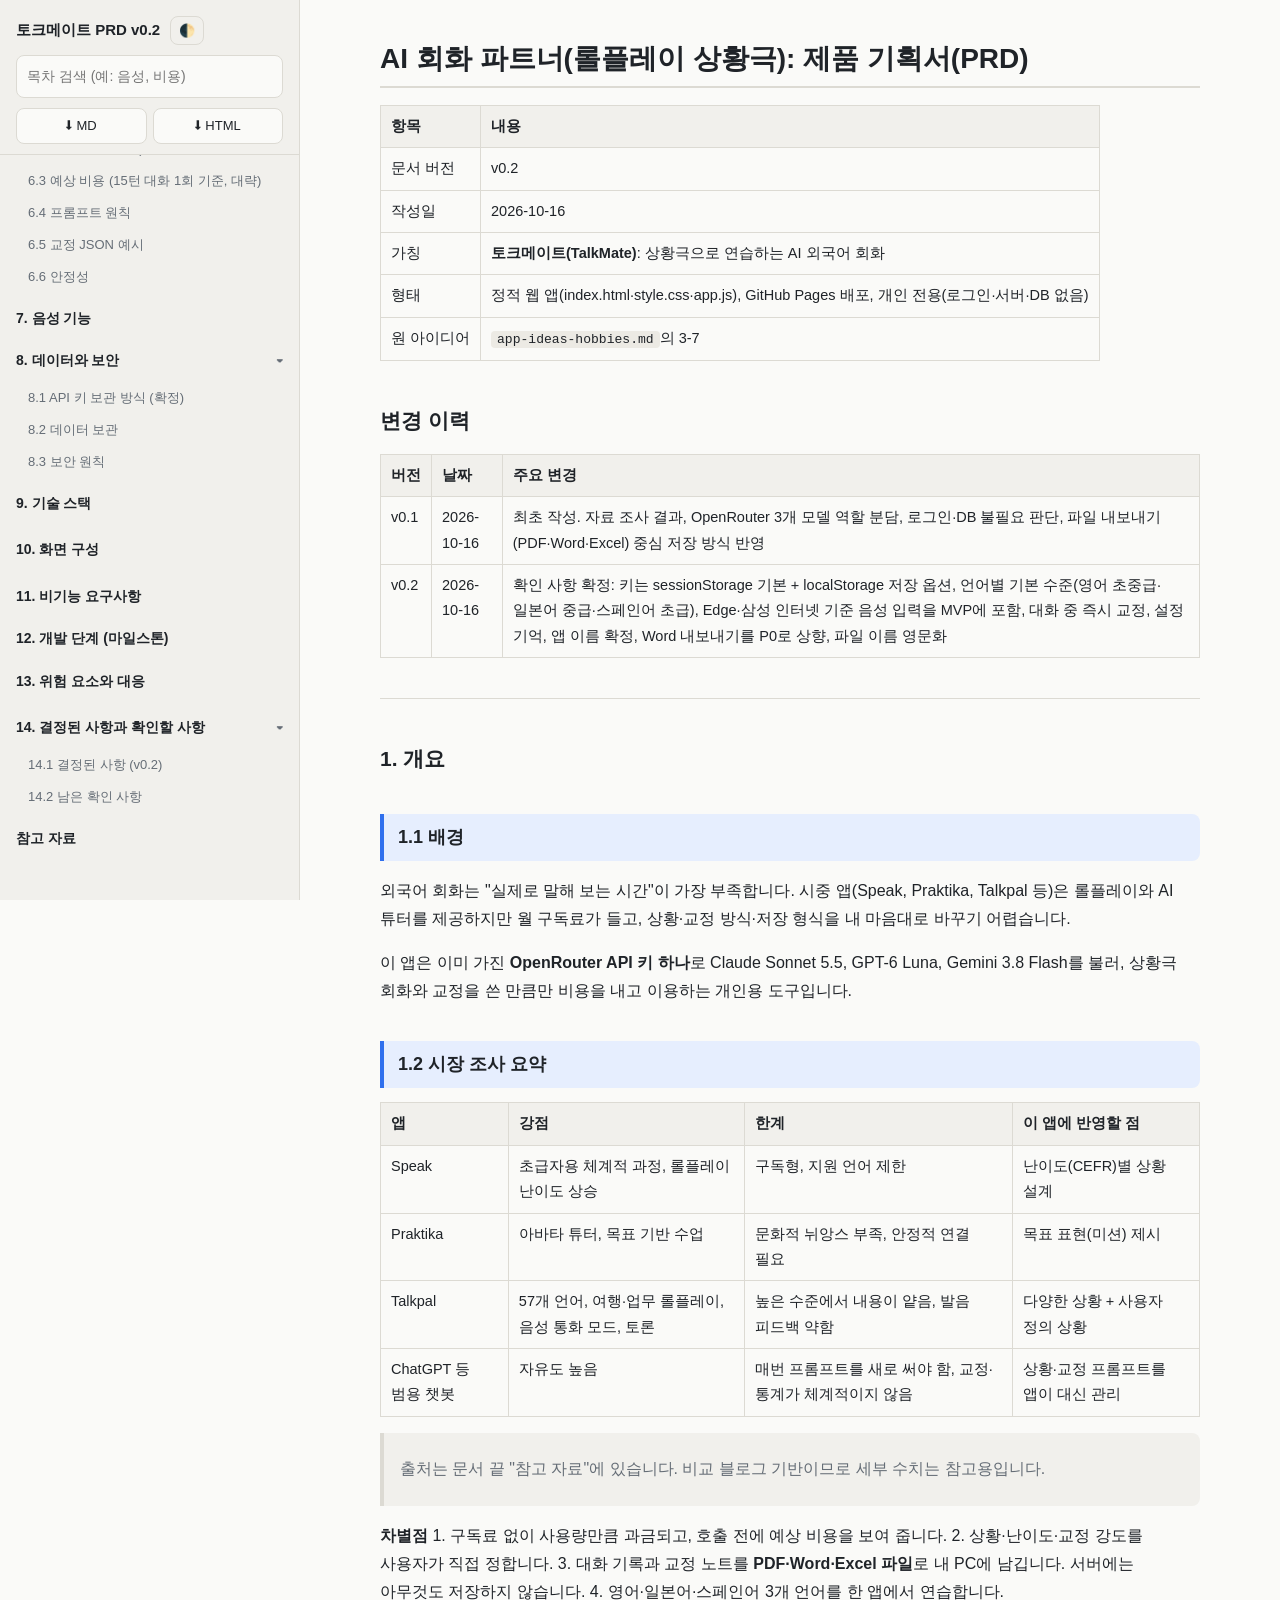
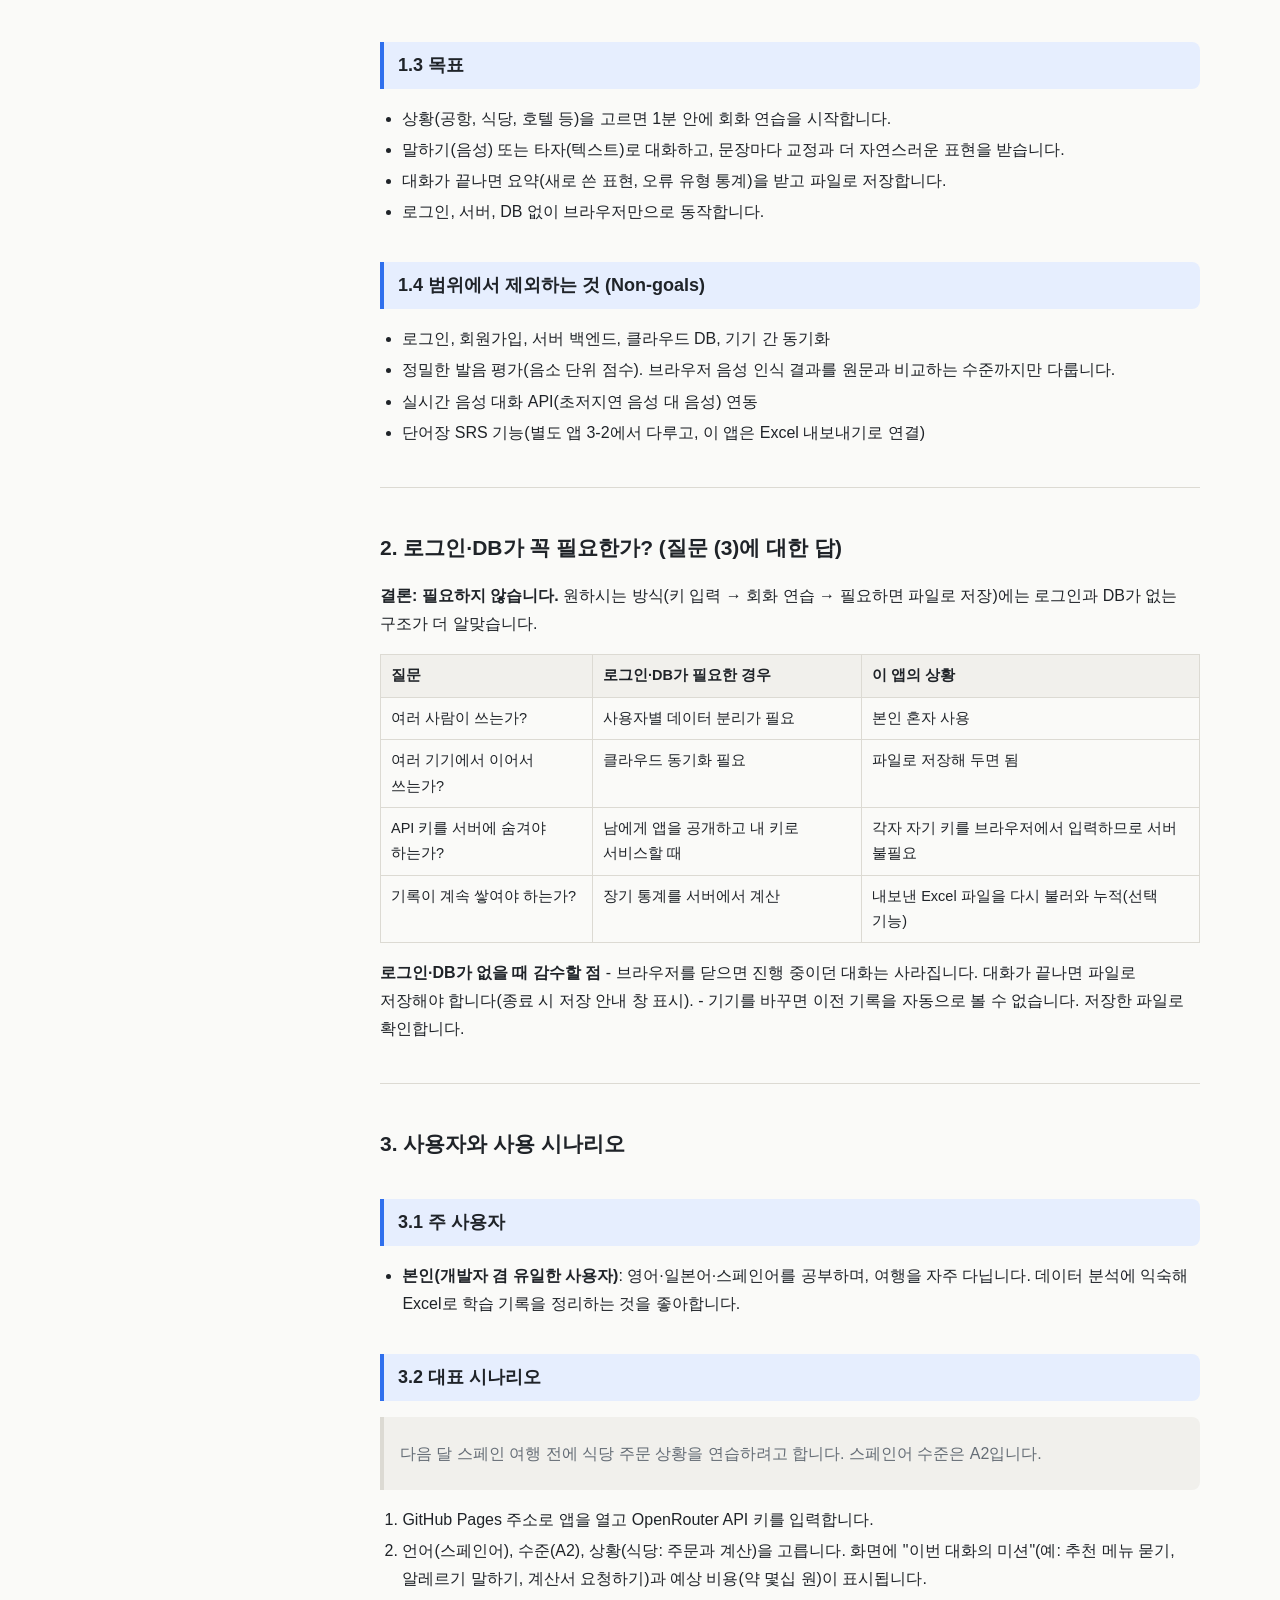
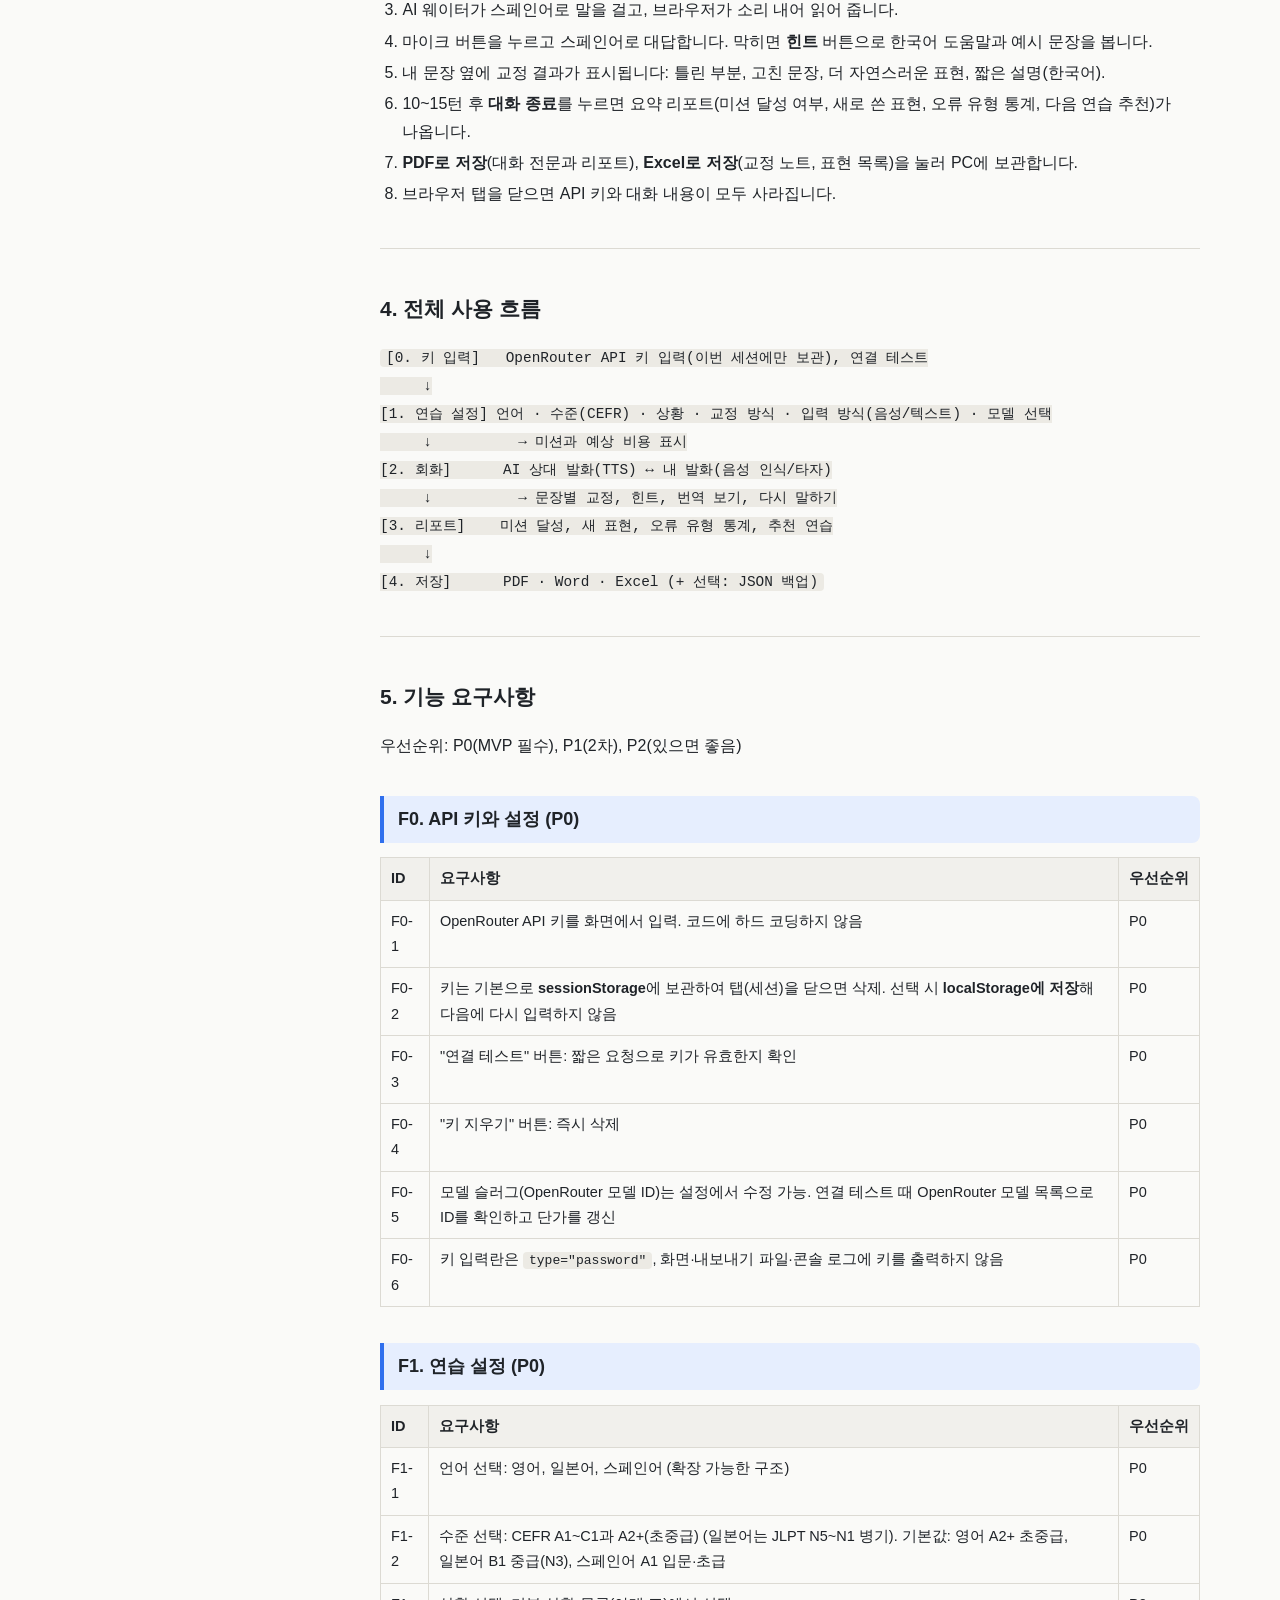
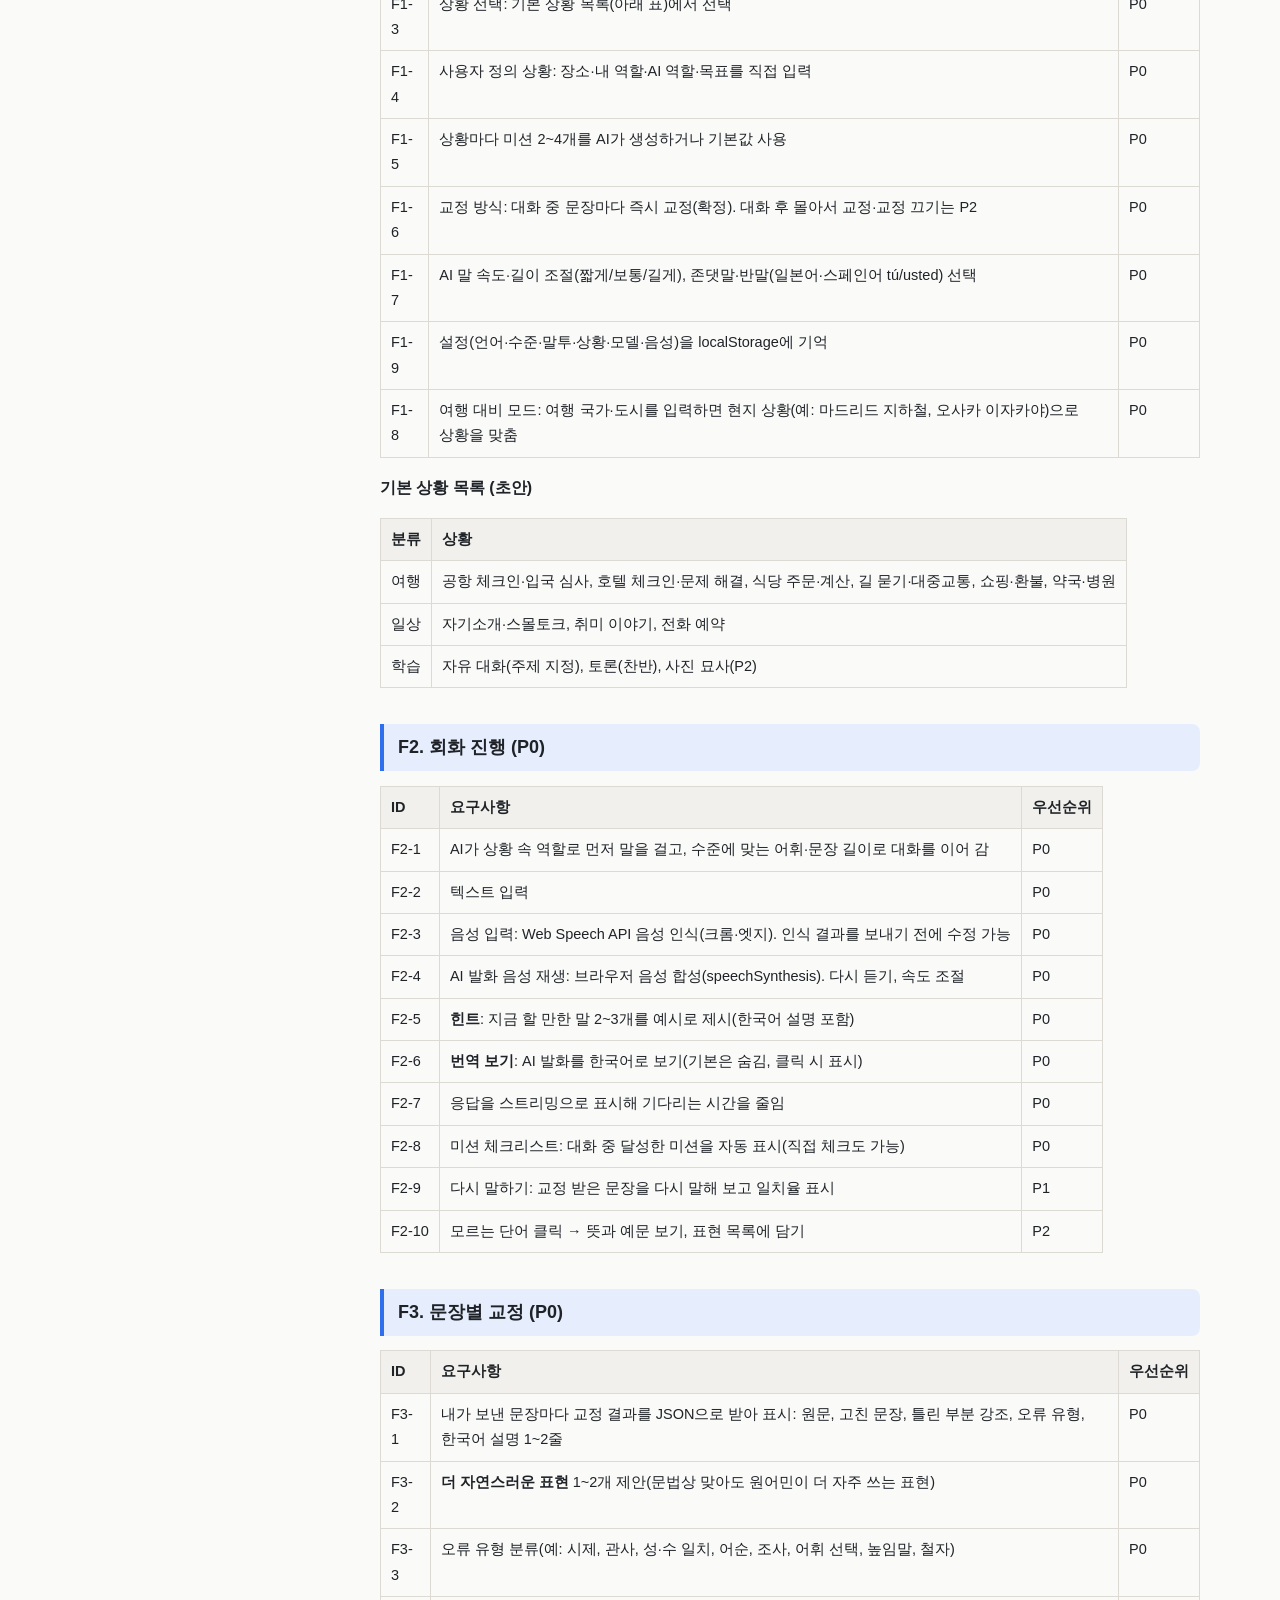
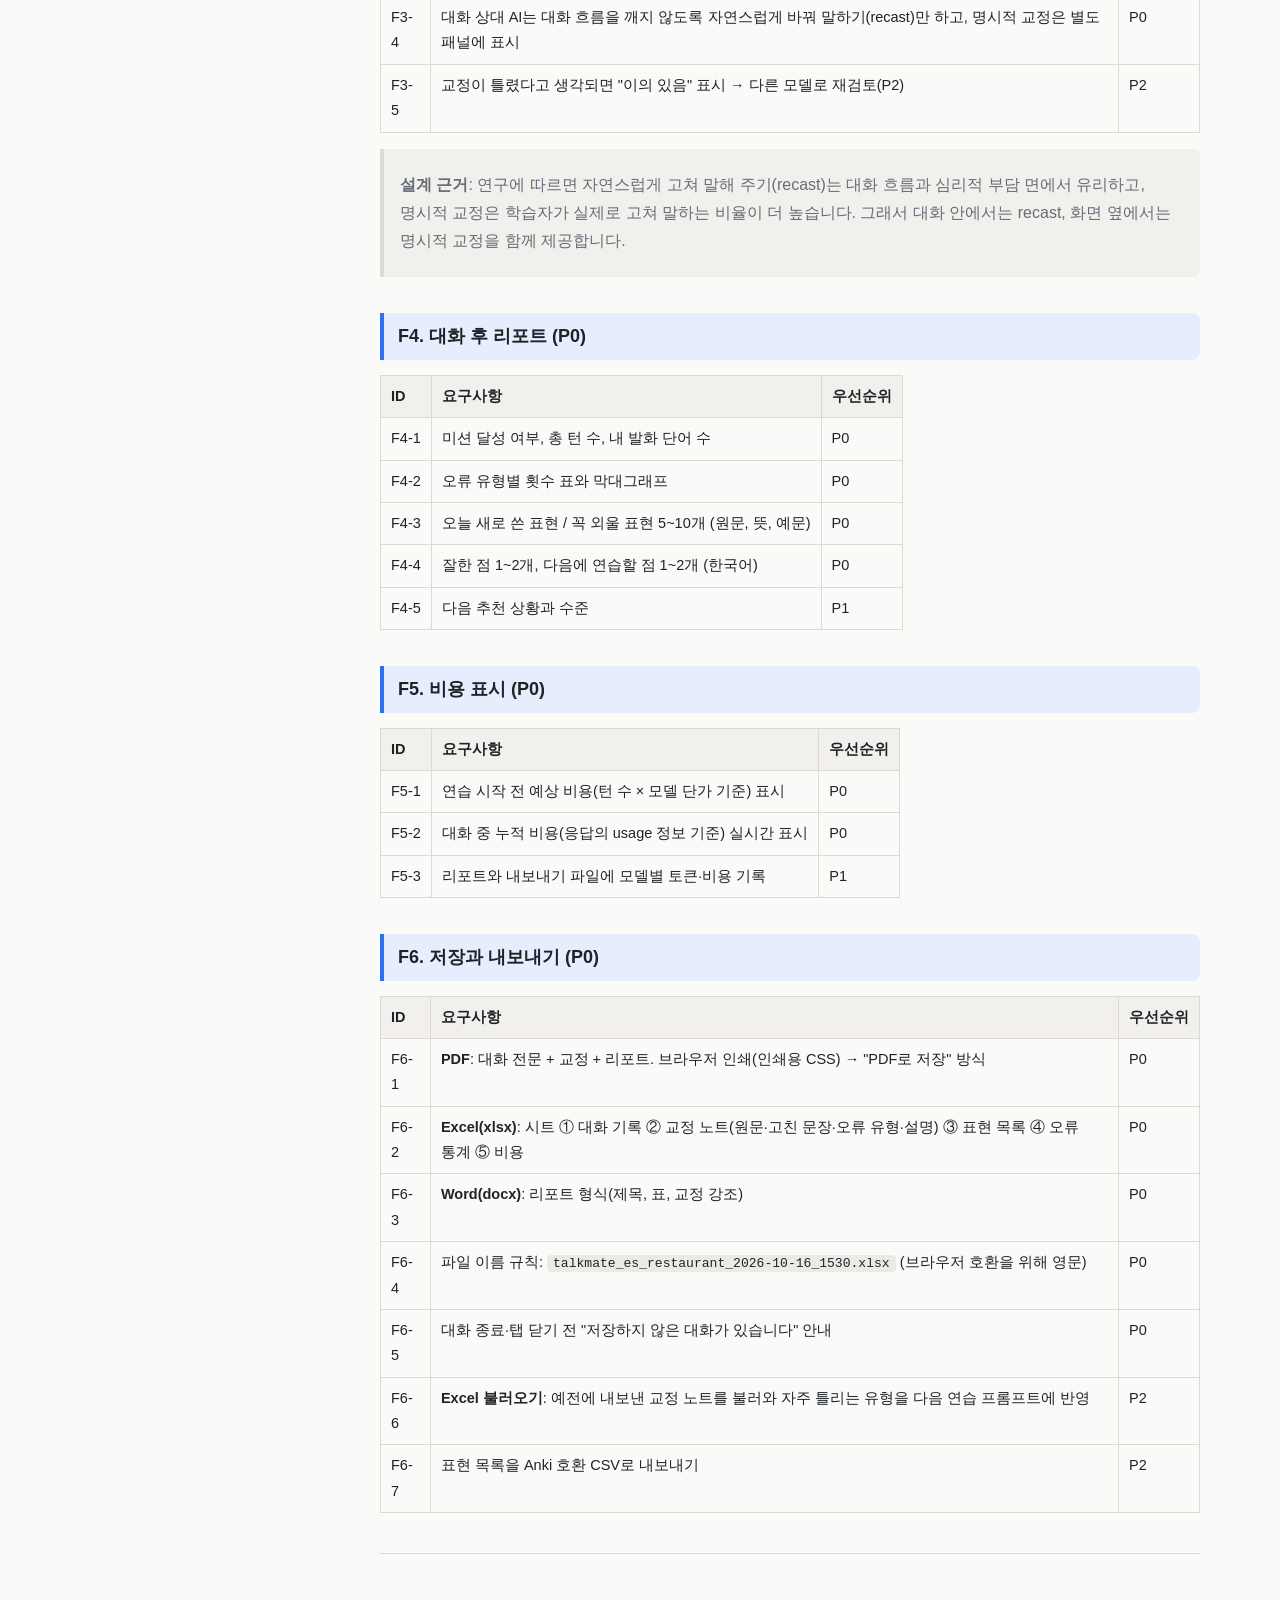
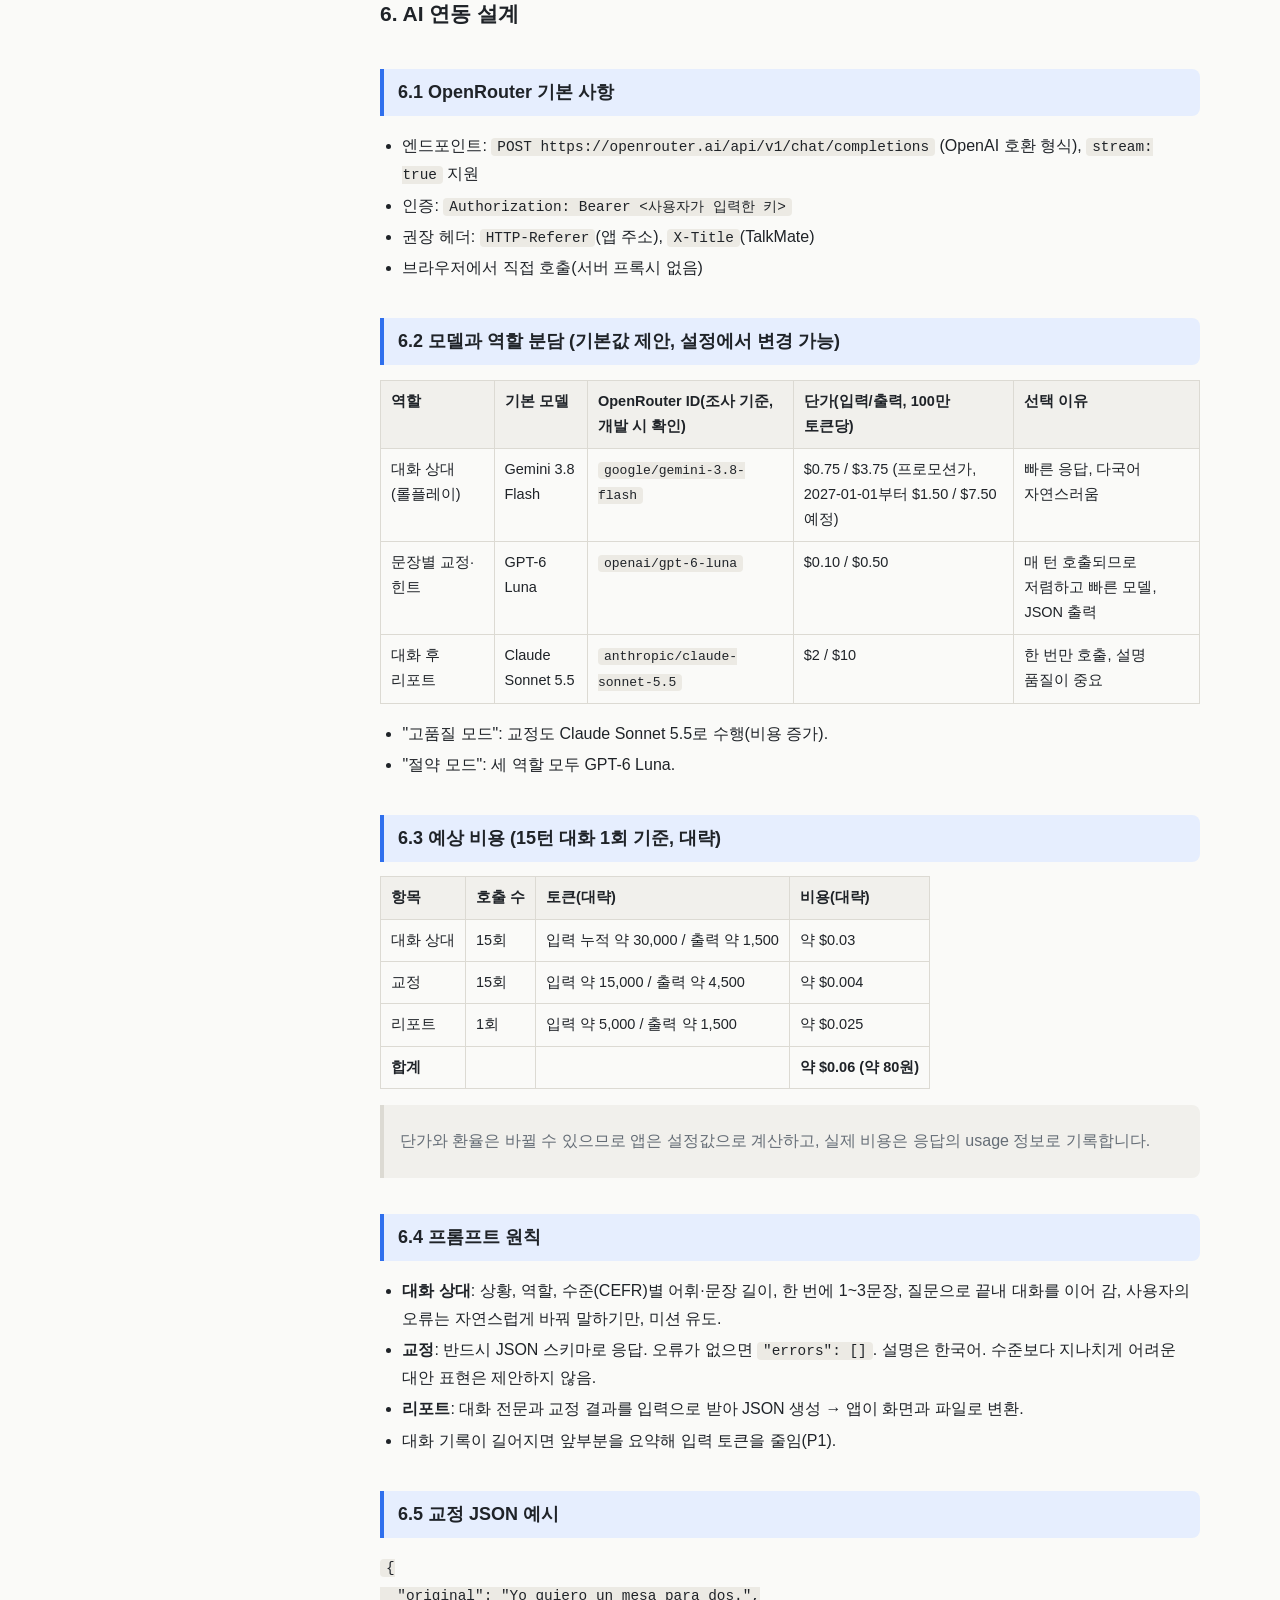
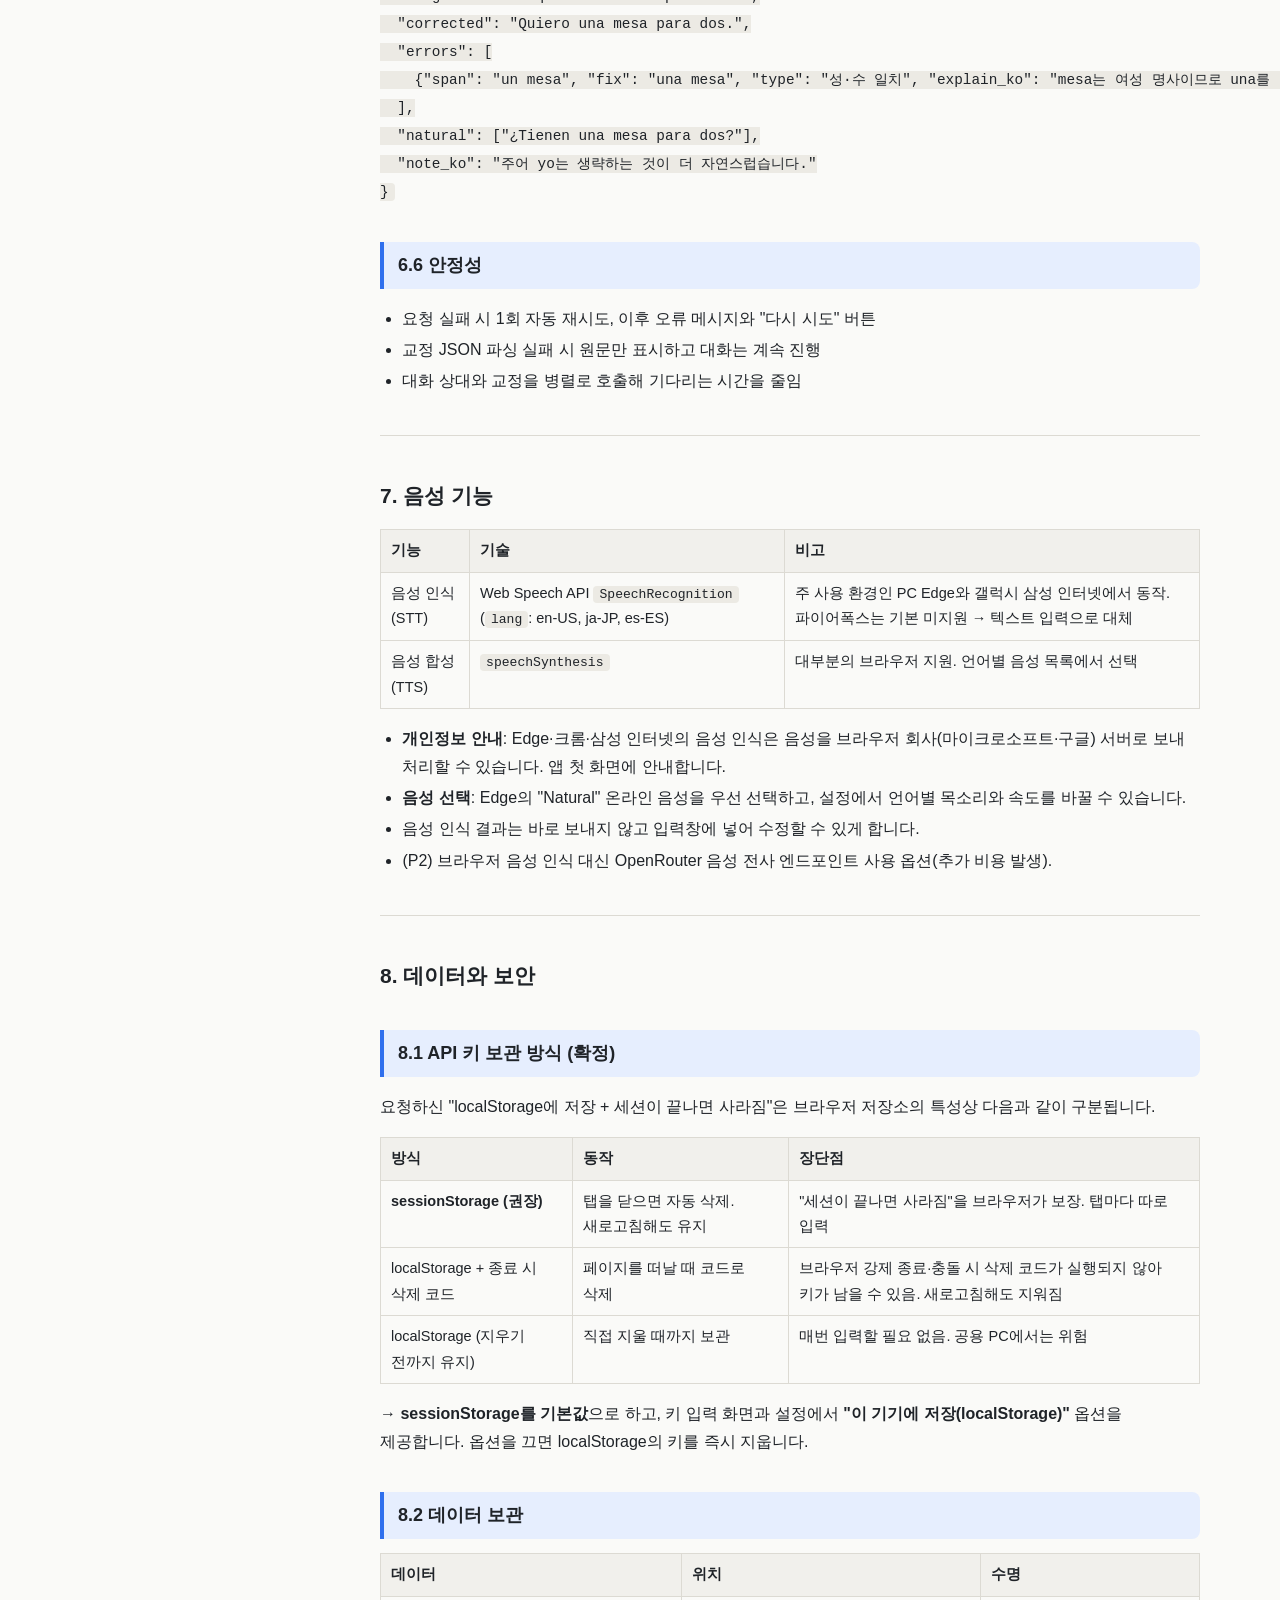
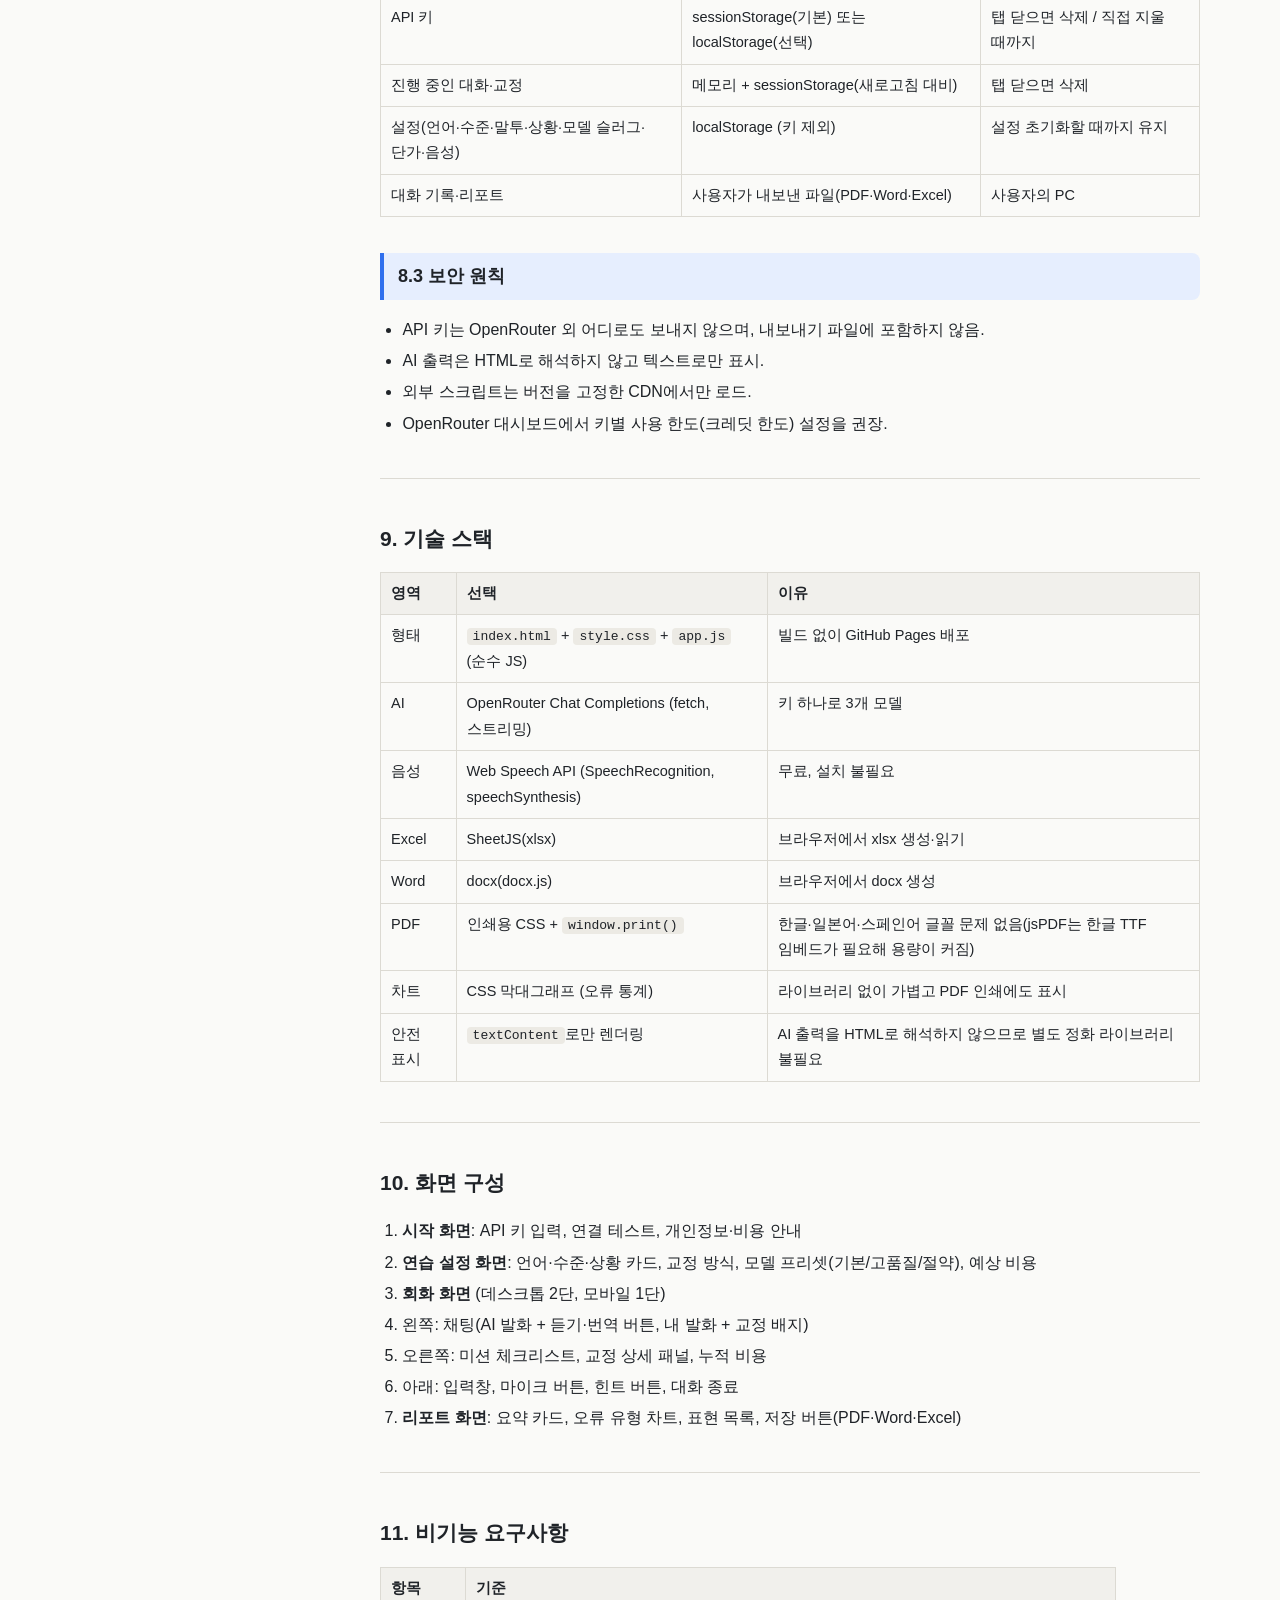
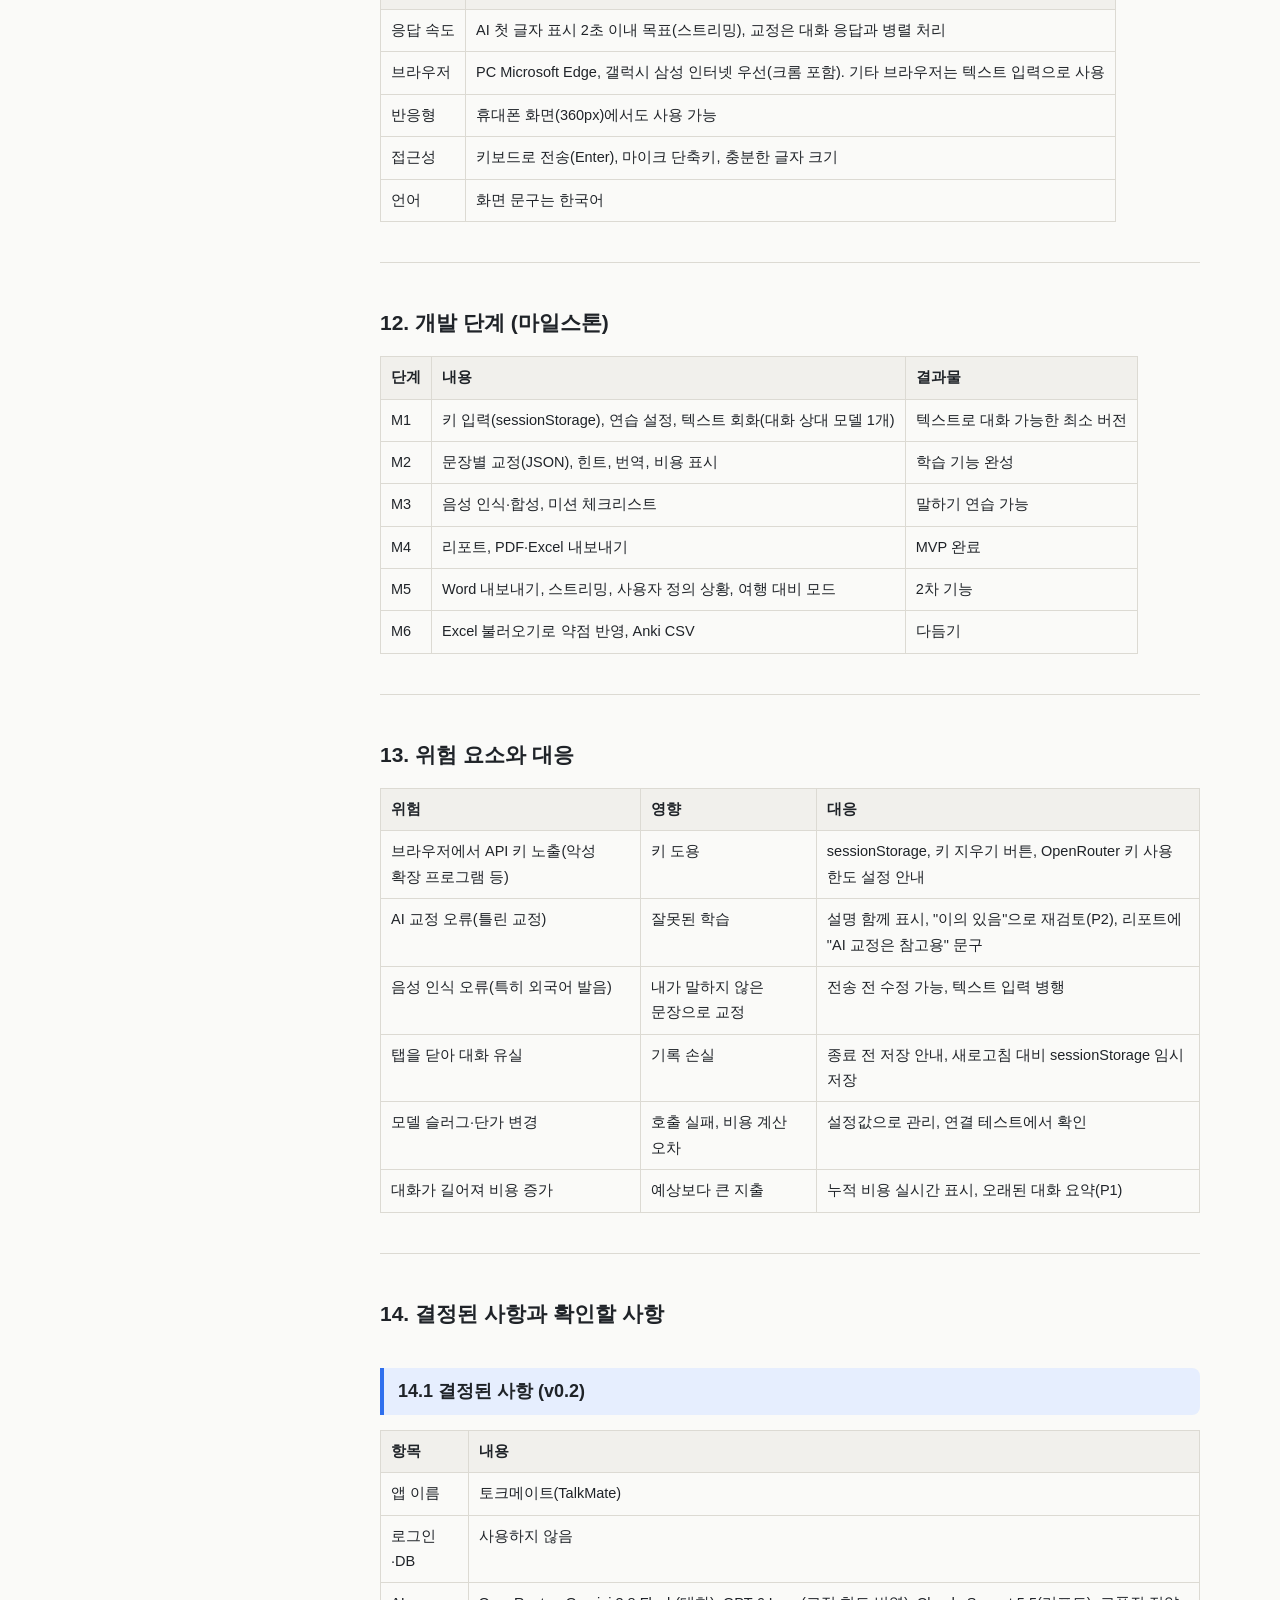
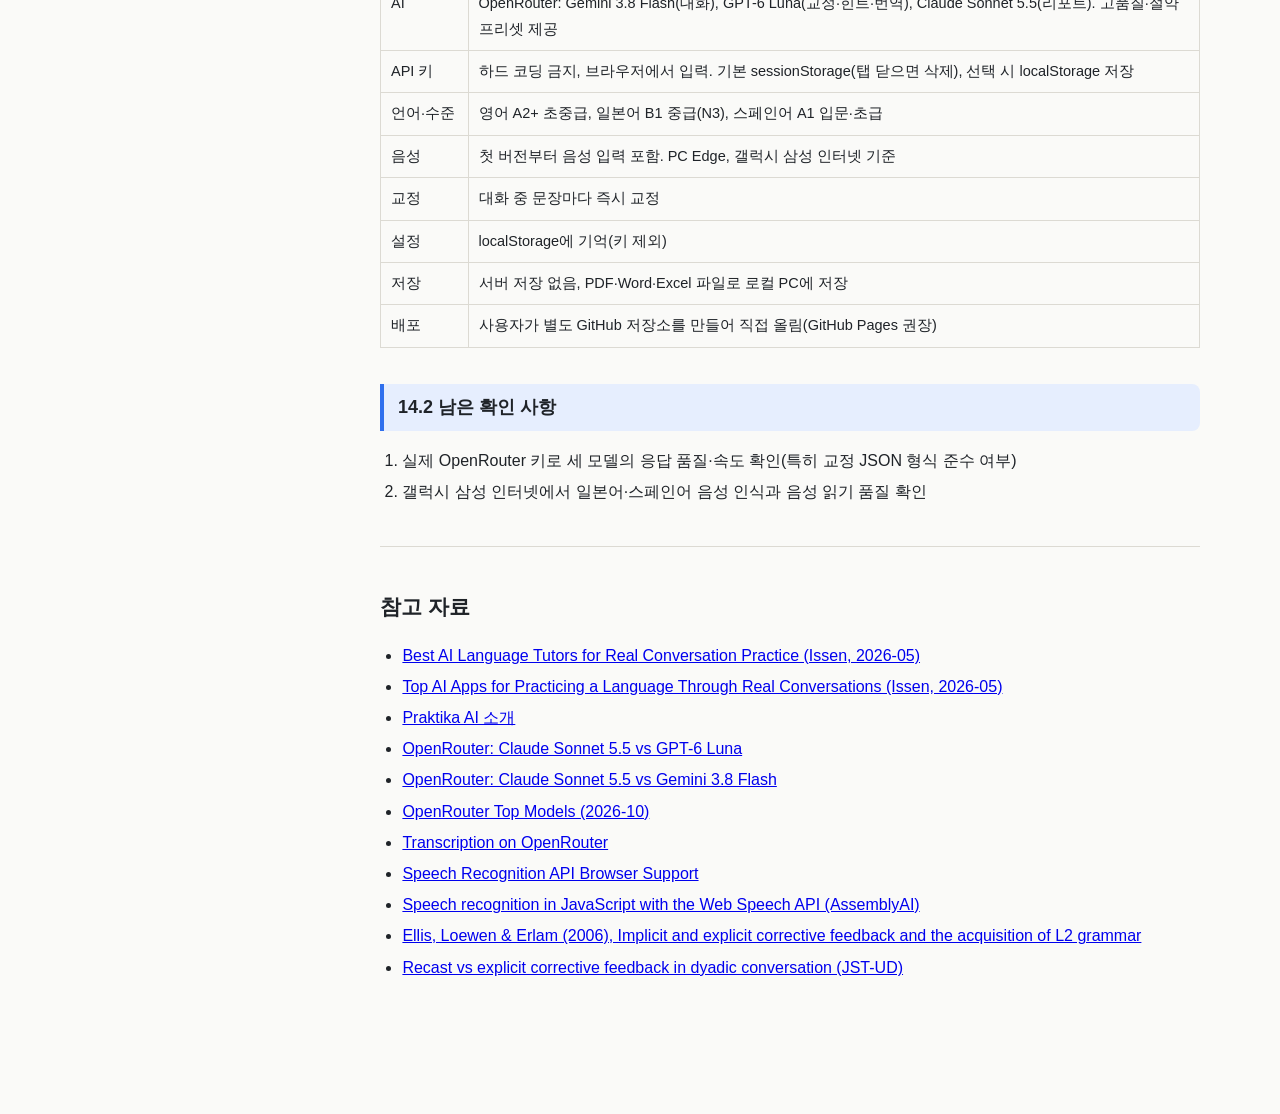
<file: docs/TalkMate_PRD.html>
<!doctype html>
<html lang="ko">
<head>
<meta charset="utf-8">
<meta name="viewport" content="width=device-width, initial-scale=1">
<title>AI 회화 파트너(롤플레이 상황극): 제품 기획서(PRD)</title>
<style>
:root{--bg:#fafaf8;--panel:#f1f0ec;--text:#1f2328;--muted:#656d76;--line:#dcdad3;--accent:#2f6fed;--accent-bg:#e6eefe;--code:#eceae4;--star:#d98a00}
@media (prefers-color-scheme:dark){:root:not([data-theme=light]){--bg:#17181a;--panel:#1f2124;--text:#e6e6e3;--muted:#9aa0a6;--line:#33363a;--accent:#7aa2ff;--accent-bg:#26324d;--code:#2a2c30;--star:#f0b43c}}
:root[data-theme=dark]{--bg:#17181a;--panel:#1f2124;--text:#e6e6e3;--muted:#9aa0a6;--line:#33363a;--accent:#7aa2ff;--accent-bg:#26324d;--code:#2a2c30;--star:#f0b43c}
*{box-sizing:border-box}
html{scroll-behavior:smooth;scroll-padding-top:20px}
body{margin:0;background:var(--bg);color:var(--text);font:16px/1.75 -apple-system,BlinkMacSystemFont,"Apple SD Gothic Neo","Malgun Gothic","Noto Sans KR",sans-serif;word-break:keep-all}
#side{position:fixed;inset:0 auto 0 0;width:300px;background:var(--panel);border-right:1px solid var(--line);display:flex;flex-direction:column;z-index:20;transition:transform .2s}
.side-top{padding:16px 16px 10px;border-bottom:1px solid var(--line)}
.side-top h2{font-size:15px;margin:0 0 10px;line-height:1.4}
#q{width:100%;padding:8px 10px;border:1px solid var(--line);border-radius:8px;background:var(--bg);color:var(--text);font:inherit;font-size:14px}
.dl{display:flex;gap:6px;margin-top:10px}
.dl a{flex:1;text-align:center;font-size:13px;padding:6px 4px;border:1px solid var(--line);border-radius:8px;color:var(--text);text-decoration:none;background:var(--bg)}
.dl a:hover{border-color:var(--accent);color:var(--accent)}
#nav{overflow-y:auto;padding:8px 8px 40px;flex:1}
.grp{margin:2px 0}
.grp-h{display:flex;width:100%;align-items:center;justify-content:space-between;background:none;border:0;color:var(--text);font:inherit;font-size:14px;font-weight:700;padding:8px;border-radius:6px;cursor:pointer;text-align:left}
.grp-h.static{cursor:default;color:var(--muted);font-size:12px;letter-spacing:.04em}
.grp-h a{color:inherit;text-decoration:none;flex:1}
.grp-h:hover:not(.static){background:var(--accent-bg)}
.chev{transition:transform .15s;color:var(--muted)}
.grp:not(.open) .chev{transform:rotate(-90deg)}
.grp:not(.open) ul{display:none}
.grp ul{list-style:none;margin:0 0 6px;padding:0}
.grp li a{display:block;padding:5px 10px 5px 18px;font-size:13px;line-height:1.45;color:var(--muted);text-decoration:none;border-left:2px solid transparent;border-radius:0 6px 6px 0}
.grp li a:hover{color:var(--text);background:var(--accent-bg)}
.grp li a.active{color:var(--accent);border-left-color:var(--accent);background:var(--accent-bg);font-weight:600}
li.hide{display:none}
main{margin-left:300px;padding:40px 32px 120px}
article{max-width:820px;margin:0 auto}
h1{font-size:28px;line-height:1.35;margin:1.6em 0 .6em;padding-bottom:.3em;border-bottom:2px solid var(--line)}
article>h1:first-child{margin-top:0}
h2{font-size:21px;margin:2em 0 .6em}
h3{font-size:18px;margin:2em 0 .5em;padding:10px 14px;background:var(--accent-bg);border-left:4px solid var(--accent);border-radius:0 8px 8px 0;line-height:1.5}
blockquote{margin:1em 0;padding:.4em 1em;border-left:4px solid var(--line);color:var(--muted);background:var(--panel);border-radius:0 8px 8px 0}
table{border-collapse:collapse;width:100%;margin:1em 0;font-size:14.5px;display:block;overflow-x:auto}
th,td{border:1px solid var(--line);padding:8px 10px;text-align:left;vertical-align:top}
th{background:var(--panel)}
code{background:var(--code);padding:1px 6px;border-radius:4px;font-size:.9em}
hr{border:0;border-top:1px solid var(--line);margin:2.5em 0}
ul,ol{padding-left:1.4em}
li{margin:.2em 0}
.stars{color:var(--star);letter-spacing:1px;font-weight:700}
#menu,#top{position:fixed;z-index:30;border:1px solid var(--line);background:var(--panel);color:var(--text);border-radius:10px;cursor:pointer;font-size:16px}
#menu{display:none;top:12px;left:12px;width:42px;height:42px}
#top{right:16px;bottom:16px;width:42px;height:42px;opacity:0;pointer-events:none;transition:opacity .2s}
#top.show{opacity:1;pointer-events:auto}
#theme{background:none;border:1px solid var(--line);color:var(--text);border-radius:8px;cursor:pointer;padding:6px 8px;font-size:13px;margin-left:6px}
#scrim{display:none}
@media (max-width:900px){
 #side{transform:translateX(-100%);width:min(320px,86vw)}
 body.open #side{transform:none}
 body.open #scrim{display:block;position:fixed;inset:0;background:#0006;z-index:15}
 #menu{display:block}
 body.open #menu{display:none}
 main{margin-left:0;padding:70px 16px 100px}
 h1{font-size:23px}
}
@media print{#side,#menu,#top{display:none}main{margin:0}}
</style>
</head>
<body>
<button id="menu" aria-label="목차 열기">☰</button>
<div id="scrim"></div>
<aside id="side">
 <div class="side-top">
  <h2>토크메이트 PRD v0.2 <button id="theme" title="테마 전환">🌓</button></h2>
  <input id="q" type="search" placeholder="목차 검색 (예: 음성, 비용)" aria-label="목차 검색">
  <div class="dl">
   <a href="prd-conversation-partner.md" download="prd-conversation-partner.md">⬇ MD</a>
   <a id="dlhtml" href="prd-conversation-partner.html" download="prd-conversation-partner.html">⬇ HTML</a>
  </div>
 </div>
 <nav id="nav"><div class="grp"><button class="grp-h" aria-expanded="false"><a href="#변경-이력">변경 이력</a></button><ul></ul></div><div class="grp open"><button class="grp-h" aria-expanded="true"><a href="#1-개요">1. 개요</a><span class=chev>▾</span></button><ul><li><a href="#1-1-배경">1.1 배경</a></li><li><a href="#1-2-시장-조사-요약">1.2 시장 조사 요약</a></li><li><a href="#1-3-목표">1.3 목표</a></li><li><a href="#1-4-범위에서-제외하는-것-non-goals">1.4 범위에서 제외하는 것 (Non-goals)</a></li></ul></div><div class="grp"><button class="grp-h" aria-expanded="false"><a href="#2-로그인-db가-꼭-필요한가-질문-3-에-대한-답">2. 로그인·DB가 꼭 필요한가? (질문 (3)에 대한 답)</a></button><ul></ul></div><div class="grp open"><button class="grp-h" aria-expanded="true"><a href="#3-사용자와-사용-시나리오">3. 사용자와 사용 시나리오</a><span class=chev>▾</span></button><ul><li><a href="#3-1-주-사용자">3.1 주 사용자</a></li><li><a href="#3-2-대표-시나리오">3.2 대표 시나리오</a></li></ul></div><div class="grp"><button class="grp-h" aria-expanded="false"><a href="#4-전체-사용-흐름">4. 전체 사용 흐름</a></button><ul></ul></div><div class="grp open"><button class="grp-h" aria-expanded="true"><a href="#5-기능-요구사항">5. 기능 요구사항</a><span class=chev>▾</span></button><ul><li><a href="#f0-api-키와-설정-p0">F0. API 키와 설정 (P0)</a></li><li><a href="#f1-연습-설정-p0">F1. 연습 설정 (P0)</a></li><li><a href="#f2-회화-진행-p0">F2. 회화 진행 (P0)</a></li><li><a href="#f3-문장별-교정-p0">F3. 문장별 교정 (P0)</a></li><li><a href="#f4-대화-후-리포트-p0">F4. 대화 후 리포트 (P0)</a></li><li><a href="#f5-비용-표시-p0">F5. 비용 표시 (P0)</a></li><li><a href="#f6-저장과-내보내기-p0">F6. 저장과 내보내기 (P0)</a></li></ul></div><div class="grp open"><button class="grp-h" aria-expanded="true"><a href="#6-ai-연동-설계">6. AI 연동 설계</a><span class=chev>▾</span></button><ul><li><a href="#6-1-openrouter-기본-사항">6.1 OpenRouter 기본 사항</a></li><li><a href="#6-2-모델과-역할-분담-기본값-제안-설정에서-변경-가능">6.2 모델과 역할 분담 (기본값 제안, 설정에서 변경 가능)</a></li><li><a href="#6-3-예상-비용-15턴-대화-1회-기준-대략">6.3 예상 비용 (15턴 대화 1회 기준, 대략)</a></li><li><a href="#6-4-프롬프트-원칙">6.4 프롬프트 원칙</a></li><li><a href="#6-5-교정-json-예시">6.5 교정 JSON 예시</a></li><li><a href="#6-6-안정성">6.6 안정성</a></li></ul></div><div class="grp"><button class="grp-h" aria-expanded="false"><a href="#7-음성-기능">7. 음성 기능</a></button><ul></ul></div><div class="grp open"><button class="grp-h" aria-expanded="true"><a href="#8-데이터와-보안">8. 데이터와 보안</a><span class=chev>▾</span></button><ul><li><a href="#8-1-api-키-보관-방식-확정">8.1 API 키 보관 방식 (확정)</a></li><li><a href="#8-2-데이터-보관">8.2 데이터 보관</a></li><li><a href="#8-3-보안-원칙">8.3 보안 원칙</a></li></ul></div><div class="grp"><button class="grp-h" aria-expanded="false"><a href="#9-기술-스택">9. 기술 스택</a></button><ul></ul></div><div class="grp"><button class="grp-h" aria-expanded="false"><a href="#10-화면-구성">10. 화면 구성</a></button><ul></ul></div><div class="grp"><button class="grp-h" aria-expanded="false"><a href="#11-비기능-요구사항">11. 비기능 요구사항</a></button><ul></ul></div><div class="grp"><button class="grp-h" aria-expanded="false"><a href="#12-개발-단계-마일스톤">12. 개발 단계 (마일스톤)</a></button><ul></ul></div><div class="grp"><button class="grp-h" aria-expanded="false"><a href="#13-위험-요소와-대응">13. 위험 요소와 대응</a></button><ul></ul></div><div class="grp open"><button class="grp-h" aria-expanded="true"><a href="#14-결정된-사항과-확인할-사항">14. 결정된 사항과 확인할 사항</a><span class=chev>▾</span></button><ul><li><a href="#14-1-결정된-사항-v0-2">14.1 결정된 사항 (v0.2)</a></li><li><a href="#14-2-남은-확인-사항">14.2 남은 확인 사항</a></li></ul></div><div class="grp"><button class="grp-h" aria-expanded="false"><a href="#참고-자료">참고 자료</a></button><ul></ul></div></nav>
</aside>
<main><article id="doc"><h1 id="ai-회화-파트너-롤플레이-상황극-제품-기획서-prd">AI 회화 파트너(롤플레이 상황극): 제품 기획서(PRD)</h1>
<table>
<thead>
<tr>
<th>항목</th>
<th>내용</th>
</tr>
</thead>
<tbody>
<tr>
<td>문서 버전</td>
<td>v0.2</td>
</tr>
<tr>
<td>작성일</td>
<td>2026-10-16</td>
</tr>
<tr>
<td>가칭</td>
<td><strong>토크메이트(TalkMate)</strong>: 상황극으로 연습하는 AI 외국어 회화</td>
</tr>
<tr>
<td>형태</td>
<td>정적 웹 앱(index.html·style.css·app.js), GitHub Pages 배포, 개인 전용(로그인·서버·DB 없음)</td>
</tr>
<tr>
<td>원 아이디어</td>
<td><code>app-ideas-hobbies.md</code>의 3-7</td>
</tr>
</tbody>
</table>
<h2 id="변경-이력">변경 이력</h2>
<table>
<thead>
<tr>
<th>버전</th>
<th>날짜</th>
<th>주요 변경</th>
</tr>
</thead>
<tbody>
<tr>
<td>v0.1</td>
<td>2026-10-16</td>
<td>최초 작성. 자료 조사 결과, OpenRouter 3개 모델 역할 분담, 로그인·DB 불필요 판단, 파일 내보내기(PDF·Word·Excel) 중심 저장 방식 반영</td>
</tr>
<tr>
<td>v0.2</td>
<td>2026-10-16</td>
<td>확인 사항 확정: 키는 sessionStorage 기본 + localStorage 저장 옵션, 언어별 기본 수준(영어 초중급·일본어 중급·스페인어 초급), Edge·삼성 인터넷 기준 음성 입력을 MVP에 포함, 대화 중 즉시 교정, 설정 기억, 앱 이름 확정, Word 내보내기를 P0로 상향, 파일 이름 영문화</td>
</tr>
</tbody>
</table>
<hr />
<h2 id="1-개요">1. 개요</h2>
<h3 id="1-1-배경">1.1 배경</h3>
<p>외국어 회화는 "실제로 말해 보는 시간"이 가장 부족합니다. 시중 앱(Speak, Praktika, Talkpal 등)은 롤플레이와 AI 튜터를 제공하지만 월 구독료가 들고, 상황·교정 방식·저장 형식을 내 마음대로 바꾸기 어렵습니다.</p>
<p>이 앱은 이미 가진 <strong>OpenRouter API 키 하나</strong>로 Claude Sonnet 5.5, GPT-6 Luna, Gemini 3.8 Flash를 불러, 상황극 회화와 교정을 쓴 만큼만 비용을 내고 이용하는 개인용 도구입니다.</p>
<h3 id="1-2-시장-조사-요약">1.2 시장 조사 요약</h3>
<table>
<thead>
<tr>
<th>앱</th>
<th>강점</th>
<th>한계</th>
<th>이 앱에 반영할 점</th>
</tr>
</thead>
<tbody>
<tr>
<td>Speak</td>
<td>초급자용 체계적 과정, 롤플레이 난이도 상승</td>
<td>구독형, 지원 언어 제한</td>
<td>난이도(CEFR)별 상황 설계</td>
</tr>
<tr>
<td>Praktika</td>
<td>아바타 튜터, 목표 기반 수업</td>
<td>문화적 뉘앙스 부족, 안정적 연결 필요</td>
<td>목표 표현(미션) 제시</td>
</tr>
<tr>
<td>Talkpal</td>
<td>57개 언어, 여행·업무 롤플레이, 음성 통화 모드, 토론</td>
<td>높은 수준에서 내용이 얕음, 발음 피드백 약함</td>
<td>다양한 상황 + 사용자 정의 상황</td>
</tr>
<tr>
<td>ChatGPT 등 범용 챗봇</td>
<td>자유도 높음</td>
<td>매번 프롬프트를 새로 써야 함, 교정·통계가 체계적이지 않음</td>
<td>상황·교정 프롬프트를 앱이 대신 관리</td>
</tr>
</tbody>
</table>
<blockquote>
<p>출처는 문서 끝 "참고 자료"에 있습니다. 비교 블로그 기반이므로 세부 수치는 참고용입니다.</p>
</blockquote>
<p><strong>차별점</strong>
1. 구독료 없이 사용량만큼 과금되고, 호출 전에 예상 비용을 보여 줍니다.
2. 상황·난이도·교정 강도를 사용자가 직접 정합니다.
3. 대화 기록과 교정 노트를 <strong>PDF·Word·Excel 파일</strong>로 내 PC에 남깁니다. 서버에는 아무것도 저장하지 않습니다.
4. 영어·일본어·스페인어 3개 언어를 한 앱에서 연습합니다.</p>
<h3 id="1-3-목표">1.3 목표</h3>
<ul>
<li>상황(공항, 식당, 호텔 등)을 고르면 1분 안에 회화 연습을 시작합니다.</li>
<li>말하기(음성) 또는 타자(텍스트)로 대화하고, 문장마다 교정과 더 자연스러운 표현을 받습니다.</li>
<li>대화가 끝나면 요약(새로 쓴 표현, 오류 유형 통계)을 받고 파일로 저장합니다.</li>
<li>로그인, 서버, DB 없이 브라우저만으로 동작합니다.</li>
</ul>
<h3 id="1-4-범위에서-제외하는-것-non-goals">1.4 범위에서 제외하는 것 (Non-goals)</h3>
<ul>
<li>로그인, 회원가입, 서버 백엔드, 클라우드 DB, 기기 간 동기화</li>
<li>정밀한 발음 평가(음소 단위 점수). 브라우저 음성 인식 결과를 원문과 비교하는 수준까지만 다룹니다.</li>
<li>실시간 음성 대화 API(초저지연 음성 대 음성) 연동</li>
<li>단어장 SRS 기능(별도 앱 3-2에서 다루고, 이 앱은 Excel 내보내기로 연결)</li>
</ul>
<hr />
<h2 id="2-로그인-db가-꼭-필요한가-질문-3-에-대한-답">2. 로그인·DB가 꼭 필요한가? (질문 (3)에 대한 답)</h2>
<p><strong>결론: 필요하지 않습니다.</strong> 원하시는 방식(키 입력 → 회화 연습 → 필요하면 파일로 저장)에는 로그인과 DB가 없는 구조가 더 알맞습니다.</p>
<table>
<thead>
<tr>
<th>질문</th>
<th>로그인·DB가 필요한 경우</th>
<th>이 앱의 상황</th>
</tr>
</thead>
<tbody>
<tr>
<td>여러 사람이 쓰는가?</td>
<td>사용자별 데이터 분리가 필요</td>
<td>본인 혼자 사용</td>
</tr>
<tr>
<td>여러 기기에서 이어서 쓰는가?</td>
<td>클라우드 동기화 필요</td>
<td>파일로 저장해 두면 됨</td>
</tr>
<tr>
<td>API 키를 서버에 숨겨야 하는가?</td>
<td>남에게 앱을 공개하고 내 키로 서비스할 때</td>
<td>각자 자기 키를 브라우저에서 입력하므로 서버 불필요</td>
</tr>
<tr>
<td>기록이 계속 쌓여야 하는가?</td>
<td>장기 통계를 서버에서 계산</td>
<td>내보낸 Excel 파일을 다시 불러와 누적(선택 기능)</td>
</tr>
</tbody>
</table>
<p><strong>로그인·DB가 없을 때 감수할 점</strong>
- 브라우저를 닫으면 진행 중이던 대화는 사라집니다. 대화가 끝나면 파일로 저장해야 합니다(종료 시 저장 안내 창 표시).
- 기기를 바꾸면 이전 기록을 자동으로 볼 수 없습니다. 저장한 파일로 확인합니다.</p>
<hr />
<h2 id="3-사용자와-사용-시나리오">3. 사용자와 사용 시나리오</h2>
<h3 id="3-1-주-사용자">3.1 주 사용자</h3>
<ul>
<li><strong>본인(개발자 겸 유일한 사용자)</strong>: 영어·일본어·스페인어를 공부하며, 여행을 자주 다닙니다. 데이터 분석에 익숙해 Excel로 학습 기록을 정리하는 것을 좋아합니다.</li>
</ul>
<h3 id="3-2-대표-시나리오">3.2 대표 시나리오</h3>
<blockquote>
<p>다음 달 스페인 여행 전에 식당 주문 상황을 연습하려고 합니다. 스페인어 수준은 A2입니다.</p>
</blockquote>
<ol>
<li>GitHub Pages 주소로 앱을 열고 OpenRouter API 키를 입력합니다.</li>
<li>언어(스페인어), 수준(A2), 상황(식당: 주문과 계산)을 고릅니다. 화면에 "이번 대화의 미션"(예: 추천 메뉴 묻기, 알레르기 말하기, 계산서 요청하기)과 예상 비용(약 몇십 원)이 표시됩니다.</li>
<li>AI 웨이터가 스페인어로 말을 걸고, 브라우저가 소리 내어 읽어 줍니다.</li>
<li>마이크 버튼을 누르고 스페인어로 대답합니다. 막히면 <strong>힌트</strong> 버튼으로 한국어 도움말과 예시 문장을 봅니다.</li>
<li>내 문장 옆에 교정 결과가 표시됩니다: 틀린 부분, 고친 문장, 더 자연스러운 표현, 짧은 설명(한국어).</li>
<li>10~15턴 후 <strong>대화 종료</strong>를 누르면 요약 리포트(미션 달성 여부, 새로 쓴 표현, 오류 유형 통계, 다음 연습 추천)가 나옵니다.</li>
<li><strong>PDF로 저장</strong>(대화 전문과 리포트), <strong>Excel로 저장</strong>(교정 노트, 표현 목록)을 눌러 PC에 보관합니다.</li>
<li>브라우저 탭을 닫으면 API 키와 대화 내용이 모두 사라집니다.</li>
</ol>
<hr />
<h2 id="4-전체-사용-흐름">4. 전체 사용 흐름</h2>
<pre><code>[0. 키 입력]   OpenRouter API 키 입력(이번 세션에만 보관), 연결 테스트
     ↓
[1. 연습 설정] 언어 · 수준(CEFR) · 상황 · 교정 방식 · 입력 방식(음성/텍스트) · 모델 선택
     ↓          → 미션과 예상 비용 표시
[2. 회화]      AI 상대 발화(TTS) ↔ 내 발화(음성 인식/타자)
     ↓          → 문장별 교정, 힌트, 번역 보기, 다시 말하기
[3. 리포트]    미션 달성, 새 표현, 오류 유형 통계, 추천 연습
     ↓
[4. 저장]      PDF · Word · Excel (+ 선택: JSON 백업)
</code></pre>
<hr />
<h2 id="5-기능-요구사항">5. 기능 요구사항</h2>
<p>우선순위: P0(MVP 필수), P1(2차), P2(있으면 좋음)</p>
<h3 id="f0-api-키와-설정-p0">F0. API 키와 설정 (P0)</h3>
<table>
<thead>
<tr>
<th>ID</th>
<th>요구사항</th>
<th>우선순위</th>
</tr>
</thead>
<tbody>
<tr>
<td>F0-1</td>
<td>OpenRouter API 키를 화면에서 입력. 코드에 하드 코딩하지 않음</td>
<td>P0</td>
</tr>
<tr>
<td>F0-2</td>
<td>키는 기본으로 <strong>sessionStorage</strong>에 보관하여 탭(세션)을 닫으면 삭제. 선택 시 <strong>localStorage에 저장</strong>해 다음에 다시 입력하지 않음</td>
<td>P0</td>
</tr>
<tr>
<td>F0-3</td>
<td>"연결 테스트" 버튼: 짧은 요청으로 키가 유효한지 확인</td>
<td>P0</td>
</tr>
<tr>
<td>F0-4</td>
<td>"키 지우기" 버튼: 즉시 삭제</td>
<td>P0</td>
</tr>
<tr>
<td>F0-5</td>
<td>모델 슬러그(OpenRouter 모델 ID)는 설정에서 수정 가능. 연결 테스트 때 OpenRouter 모델 목록으로 ID를 확인하고 단가를 갱신</td>
<td>P0</td>
</tr>
<tr>
<td>F0-6</td>
<td>키 입력란은 <code>type="password"</code>, 화면·내보내기 파일·콘솔 로그에 키를 출력하지 않음</td>
<td>P0</td>
</tr>
</tbody>
</table>
<h3 id="f1-연습-설정-p0">F1. 연습 설정 (P0)</h3>
<table>
<thead>
<tr>
<th>ID</th>
<th>요구사항</th>
<th>우선순위</th>
</tr>
</thead>
<tbody>
<tr>
<td>F1-1</td>
<td>언어 선택: 영어, 일본어, 스페인어 (확장 가능한 구조)</td>
<td>P0</td>
</tr>
<tr>
<td>F1-2</td>
<td>수준 선택: CEFR A1~C1과 A2+(초중급) (일본어는 JLPT N5~N1 병기). 기본값: 영어 A2+ 초중급, 일본어 B1 중급(N3), 스페인어 A1 입문·초급</td>
<td>P0</td>
</tr>
<tr>
<td>F1-3</td>
<td>상황 선택: 기본 상황 목록(아래 표)에서 선택</td>
<td>P0</td>
</tr>
<tr>
<td>F1-4</td>
<td>사용자 정의 상황: 장소·내 역할·AI 역할·목표를 직접 입력</td>
<td>P0</td>
</tr>
<tr>
<td>F1-5</td>
<td>상황마다 미션 2~4개를 AI가 생성하거나 기본값 사용</td>
<td>P0</td>
</tr>
<tr>
<td>F1-6</td>
<td>교정 방식: 대화 중 문장마다 즉시 교정(확정). 대화 후 몰아서 교정·교정 끄기는 P2</td>
<td>P0</td>
</tr>
<tr>
<td>F1-7</td>
<td>AI 말 속도·길이 조절(짧게/보통/길게), 존댓말·반말(일본어·스페인어 tú/usted) 선택</td>
<td>P0</td>
</tr>
<tr>
<td>F1-9</td>
<td>설정(언어·수준·말투·상황·모델·음성)을 localStorage에 기억</td>
<td>P0</td>
</tr>
<tr>
<td>F1-8</td>
<td>여행 대비 모드: 여행 국가·도시를 입력하면 현지 상황(예: 마드리드 지하철, 오사카 이자카야)으로 상황을 맞춤</td>
<td>P0</td>
</tr>
</tbody>
</table>
<p><strong>기본 상황 목록 (초안)</strong></p>
<table>
<thead>
<tr>
<th>분류</th>
<th>상황</th>
</tr>
</thead>
<tbody>
<tr>
<td>여행</td>
<td>공항 체크인·입국 심사, 호텔 체크인·문제 해결, 식당 주문·계산, 길 묻기·대중교통, 쇼핑·환불, 약국·병원</td>
</tr>
<tr>
<td>일상</td>
<td>자기소개·스몰토크, 취미 이야기, 전화 예약</td>
</tr>
<tr>
<td>학습</td>
<td>자유 대화(주제 지정), 토론(찬반), 사진 묘사(P2)</td>
</tr>
</tbody>
</table>
<h3 id="f2-회화-진행-p0">F2. 회화 진행 (P0)</h3>
<table>
<thead>
<tr>
<th>ID</th>
<th>요구사항</th>
<th>우선순위</th>
</tr>
</thead>
<tbody>
<tr>
<td>F2-1</td>
<td>AI가 상황 속 역할로 먼저 말을 걸고, 수준에 맞는 어휘·문장 길이로 대화를 이어 감</td>
<td>P0</td>
</tr>
<tr>
<td>F2-2</td>
<td>텍스트 입력</td>
<td>P0</td>
</tr>
<tr>
<td>F2-3</td>
<td>음성 입력: Web Speech API 음성 인식(크롬·엣지). 인식 결과를 보내기 전에 수정 가능</td>
<td>P0</td>
</tr>
<tr>
<td>F2-4</td>
<td>AI 발화 음성 재생: 브라우저 음성 합성(speechSynthesis). 다시 듣기, 속도 조절</td>
<td>P0</td>
</tr>
<tr>
<td>F2-5</td>
<td><strong>힌트</strong>: 지금 할 만한 말 2~3개를 예시로 제시(한국어 설명 포함)</td>
<td>P0</td>
</tr>
<tr>
<td>F2-6</td>
<td><strong>번역 보기</strong>: AI 발화를 한국어로 보기(기본은 숨김, 클릭 시 표시)</td>
<td>P0</td>
</tr>
<tr>
<td>F2-7</td>
<td>응답을 스트리밍으로 표시해 기다리는 시간을 줄임</td>
<td>P0</td>
</tr>
<tr>
<td>F2-8</td>
<td>미션 체크리스트: 대화 중 달성한 미션을 자동 표시(직접 체크도 가능)</td>
<td>P0</td>
</tr>
<tr>
<td>F2-9</td>
<td>다시 말하기: 교정 받은 문장을 다시 말해 보고 일치율 표시</td>
<td>P1</td>
</tr>
<tr>
<td>F2-10</td>
<td>모르는 단어 클릭 → 뜻과 예문 보기, 표현 목록에 담기</td>
<td>P2</td>
</tr>
</tbody>
</table>
<h3 id="f3-문장별-교정-p0">F3. 문장별 교정 (P0)</h3>
<table>
<thead>
<tr>
<th>ID</th>
<th>요구사항</th>
<th>우선순위</th>
</tr>
</thead>
<tbody>
<tr>
<td>F3-1</td>
<td>내가 보낸 문장마다 교정 결과를 JSON으로 받아 표시: 원문, 고친 문장, 틀린 부분 강조, 오류 유형, 한국어 설명 1~2줄</td>
<td>P0</td>
</tr>
<tr>
<td>F3-2</td>
<td><strong>더 자연스러운 표현</strong> 1~2개 제안(문법상 맞아도 원어민이 더 자주 쓰는 표현)</td>
<td>P0</td>
</tr>
<tr>
<td>F3-3</td>
<td>오류 유형 분류(예: 시제, 관사, 성·수 일치, 어순, 조사, 어휘 선택, 높임말, 철자)</td>
<td>P0</td>
</tr>
<tr>
<td>F3-4</td>
<td>대화 상대 AI는 대화 흐름을 깨지 않도록 자연스럽게 바꿔 말하기(recast)만 하고, 명시적 교정은 별도 패널에 표시</td>
<td>P0</td>
</tr>
<tr>
<td>F3-5</td>
<td>교정이 틀렸다고 생각되면 "이의 있음" 표시 → 다른 모델로 재검토(P2)</td>
<td>P2</td>
</tr>
</tbody>
</table>
<blockquote>
<p><strong>설계 근거</strong>: 연구에 따르면 자연스럽게 고쳐 말해 주기(recast)는 대화 흐름과 심리적 부담 면에서 유리하고, 명시적 교정은 학습자가 실제로 고쳐 말하는 비율이 더 높습니다. 그래서 대화 안에서는 recast, 화면 옆에서는 명시적 교정을 함께 제공합니다.</p>
</blockquote>
<h3 id="f4-대화-후-리포트-p0">F4. 대화 후 리포트 (P0)</h3>
<table>
<thead>
<tr>
<th>ID</th>
<th>요구사항</th>
<th>우선순위</th>
</tr>
</thead>
<tbody>
<tr>
<td>F4-1</td>
<td>미션 달성 여부, 총 턴 수, 내 발화 단어 수</td>
<td>P0</td>
</tr>
<tr>
<td>F4-2</td>
<td>오류 유형별 횟수 표와 막대그래프</td>
<td>P0</td>
</tr>
<tr>
<td>F4-3</td>
<td>오늘 새로 쓴 표현 / 꼭 외울 표현 5~10개 (원문, 뜻, 예문)</td>
<td>P0</td>
</tr>
<tr>
<td>F4-4</td>
<td>잘한 점 1~2개, 다음에 연습할 점 1~2개 (한국어)</td>
<td>P0</td>
</tr>
<tr>
<td>F4-5</td>
<td>다음 추천 상황과 수준</td>
<td>P1</td>
</tr>
</tbody>
</table>
<h3 id="f5-비용-표시-p0">F5. 비용 표시 (P0)</h3>
<table>
<thead>
<tr>
<th>ID</th>
<th>요구사항</th>
<th>우선순위</th>
</tr>
</thead>
<tbody>
<tr>
<td>F5-1</td>
<td>연습 시작 전 예상 비용(턴 수 × 모델 단가 기준) 표시</td>
<td>P0</td>
</tr>
<tr>
<td>F5-2</td>
<td>대화 중 누적 비용(응답의 usage 정보 기준) 실시간 표시</td>
<td>P0</td>
</tr>
<tr>
<td>F5-3</td>
<td>리포트와 내보내기 파일에 모델별 토큰·비용 기록</td>
<td>P1</td>
</tr>
</tbody>
</table>
<h3 id="f6-저장과-내보내기-p0">F6. 저장과 내보내기 (P0)</h3>
<table>
<thead>
<tr>
<th>ID</th>
<th>요구사항</th>
<th>우선순위</th>
</tr>
</thead>
<tbody>
<tr>
<td>F6-1</td>
<td><strong>PDF</strong>: 대화 전문 + 교정 + 리포트. 브라우저 인쇄(인쇄용 CSS) → "PDF로 저장" 방식</td>
<td>P0</td>
</tr>
<tr>
<td>F6-2</td>
<td><strong>Excel(xlsx)</strong>: 시트 ① 대화 기록 ② 교정 노트(원문·고친 문장·오류 유형·설명) ③ 표현 목록 ④ 오류 통계 ⑤ 비용</td>
<td>P0</td>
</tr>
<tr>
<td>F6-3</td>
<td><strong>Word(docx)</strong>: 리포트 형식(제목, 표, 교정 강조)</td>
<td>P0</td>
</tr>
<tr>
<td>F6-4</td>
<td>파일 이름 규칙: <code>talkmate_es_restaurant_2026-10-16_1530.xlsx</code> (브라우저 호환을 위해 영문)</td>
<td>P0</td>
</tr>
<tr>
<td>F6-5</td>
<td>대화 종료·탭 닫기 전 "저장하지 않은 대화가 있습니다" 안내</td>
<td>P0</td>
</tr>
<tr>
<td>F6-6</td>
<td><strong>Excel 불러오기</strong>: 예전에 내보낸 교정 노트를 불러와 자주 틀리는 유형을 다음 연습 프롬프트에 반영</td>
<td>P2</td>
</tr>
<tr>
<td>F6-7</td>
<td>표현 목록을 Anki 호환 CSV로 내보내기</td>
<td>P2</td>
</tr>
</tbody>
</table>
<hr />
<h2 id="6-ai-연동-설계">6. AI 연동 설계</h2>
<h3 id="6-1-openrouter-기본-사항">6.1 OpenRouter 기본 사항</h3>
<ul>
<li>엔드포인트: <code>POST https://openrouter.ai/api/v1/chat/completions</code> (OpenAI 호환 형식), <code>stream: true</code> 지원</li>
<li>인증: <code>Authorization: Bearer &lt;사용자가 입력한 키&gt;</code></li>
<li>권장 헤더: <code>HTTP-Referer</code>(앱 주소), <code>X-Title</code>(TalkMate)</li>
<li>브라우저에서 직접 호출(서버 프록시 없음)</li>
</ul>
<h3 id="6-2-모델과-역할-분담-기본값-제안-설정에서-변경-가능">6.2 모델과 역할 분담 (기본값 제안, 설정에서 변경 가능)</h3>
<table>
<thead>
<tr>
<th>역할</th>
<th>기본 모델</th>
<th>OpenRouter ID(조사 기준, 개발 시 확인)</th>
<th>단가(입력/출력, 100만 토큰당)</th>
<th>선택 이유</th>
</tr>
</thead>
<tbody>
<tr>
<td>대화 상대(롤플레이)</td>
<td>Gemini 3.8 Flash</td>
<td><code>google/gemini-3.8-flash</code></td>
<td>$0.75 / $3.75 (프로모션가, 2027-01-01부터 $1.50 / $7.50 예정)</td>
<td>빠른 응답, 다국어 자연스러움</td>
</tr>
<tr>
<td>문장별 교정·힌트</td>
<td>GPT-6 Luna</td>
<td><code>openai/gpt-6-luna</code></td>
<td>$0.10 / $0.50</td>
<td>매 턴 호출되므로 저렴하고 빠른 모델, JSON 출력</td>
</tr>
<tr>
<td>대화 후 리포트</td>
<td>Claude Sonnet 5.5</td>
<td><code>anthropic/claude-sonnet-5.5</code></td>
<td>$2 / $10</td>
<td>한 번만 호출, 설명 품질이 중요</td>
</tr>
</tbody>
</table>
<ul>
<li>"고품질 모드": 교정도 Claude Sonnet 5.5로 수행(비용 증가).</li>
<li>"절약 모드": 세 역할 모두 GPT-6 Luna.</li>
</ul>
<h3 id="6-3-예상-비용-15턴-대화-1회-기준-대략">6.3 예상 비용 (15턴 대화 1회 기준, 대략)</h3>
<table>
<thead>
<tr>
<th>항목</th>
<th>호출 수</th>
<th>토큰(대략)</th>
<th>비용(대략)</th>
</tr>
</thead>
<tbody>
<tr>
<td>대화 상대</td>
<td>15회</td>
<td>입력 누적 약 30,000 / 출력 약 1,500</td>
<td>약 $0.03</td>
</tr>
<tr>
<td>교정</td>
<td>15회</td>
<td>입력 약 15,000 / 출력 약 4,500</td>
<td>약 $0.004</td>
</tr>
<tr>
<td>리포트</td>
<td>1회</td>
<td>입력 약 5,000 / 출력 약 1,500</td>
<td>약 $0.025</td>
</tr>
<tr>
<td><strong>합계</strong></td>
<td></td>
<td></td>
<td><strong>약 $0.06 (약 80원)</strong></td>
</tr>
</tbody>
</table>
<blockquote>
<p>단가와 환율은 바뀔 수 있으므로 앱은 설정값으로 계산하고, 실제 비용은 응답의 usage 정보로 기록합니다.</p>
</blockquote>
<h3 id="6-4-프롬프트-원칙">6.4 프롬프트 원칙</h3>
<ul>
<li><strong>대화 상대</strong>: 상황, 역할, 수준(CEFR)별 어휘·문장 길이, 한 번에 1~3문장, 질문으로 끝내 대화를 이어 감, 사용자의 오류는 자연스럽게 바꿔 말하기만, 미션 유도.</li>
<li><strong>교정</strong>: 반드시 JSON 스키마로 응답. 오류가 없으면 <code>"errors": []</code>. 설명은 한국어. 수준보다 지나치게 어려운 대안 표현은 제안하지 않음.</li>
<li><strong>리포트</strong>: 대화 전문과 교정 결과를 입력으로 받아 JSON 생성 → 앱이 화면과 파일로 변환.</li>
<li>대화 기록이 길어지면 앞부분을 요약해 입력 토큰을 줄임(P1).</li>
</ul>
<h3 id="6-5-교정-json-예시">6.5 교정 JSON 예시</h3>
<pre><code class="language-json">{
  &quot;original&quot;: &quot;Yo quiero un mesa para dos.&quot;,
  &quot;corrected&quot;: &quot;Quiero una mesa para dos.&quot;,
  &quot;errors&quot;: [
    {&quot;span&quot;: &quot;un mesa&quot;, &quot;fix&quot;: &quot;una mesa&quot;, &quot;type&quot;: &quot;성·수 일치&quot;, &quot;explain_ko&quot;: &quot;mesa는 여성 명사이므로 una를 씁니다.&quot;}
  ],
  &quot;natural&quot;: [&quot;¿Tienen una mesa para dos?&quot;],
  &quot;note_ko&quot;: &quot;주어 yo는 생략하는 것이 더 자연스럽습니다.&quot;
}
</code></pre>
<h3 id="6-6-안정성">6.6 안정성</h3>
<ul>
<li>요청 실패 시 1회 자동 재시도, 이후 오류 메시지와 "다시 시도" 버튼</li>
<li>교정 JSON 파싱 실패 시 원문만 표시하고 대화는 계속 진행</li>
<li>대화 상대와 교정을 병렬로 호출해 기다리는 시간을 줄임</li>
</ul>
<hr />
<h2 id="7-음성-기능">7. 음성 기능</h2>
<table>
<thead>
<tr>
<th>기능</th>
<th>기술</th>
<th>비고</th>
</tr>
</thead>
<tbody>
<tr>
<td>음성 인식(STT)</td>
<td>Web Speech API <code>SpeechRecognition</code> (<code>lang</code>: en-US, ja-JP, es-ES)</td>
<td>주 사용 환경인 PC Edge와 갤럭시 삼성 인터넷에서 동작. 파이어폭스는 기본 미지원 → 텍스트 입력으로 대체</td>
</tr>
<tr>
<td>음성 합성(TTS)</td>
<td><code>speechSynthesis</code></td>
<td>대부분의 브라우저 지원. 언어별 음성 목록에서 선택</td>
</tr>
</tbody>
</table>
<ul>
<li><strong>개인정보 안내</strong>: Edge·크롬·삼성 인터넷의 음성 인식은 음성을 브라우저 회사(마이크로소프트·구글) 서버로 보내 처리할 수 있습니다. 앱 첫 화면에 안내합니다.</li>
<li><strong>음성 선택</strong>: Edge의 "Natural" 온라인 음성을 우선 선택하고, 설정에서 언어별 목소리와 속도를 바꿀 수 있습니다.</li>
<li>음성 인식 결과는 바로 보내지 않고 입력창에 넣어 수정할 수 있게 합니다.</li>
<li>(P2) 브라우저 음성 인식 대신 OpenRouter 음성 전사 엔드포인트 사용 옵션(추가 비용 발생).</li>
</ul>
<hr />
<h2 id="8-데이터와-보안">8. 데이터와 보안</h2>
<h3 id="8-1-api-키-보관-방식-확정">8.1 API 키 보관 방식 (확정)</h3>
<p>요청하신 "localStorage에 저장 + 세션이 끝나면 사라짐"은 브라우저 저장소의 특성상 다음과 같이 구분됩니다.</p>
<table>
<thead>
<tr>
<th>방식</th>
<th>동작</th>
<th>장단점</th>
</tr>
</thead>
<tbody>
<tr>
<td><strong>sessionStorage (권장)</strong></td>
<td>탭을 닫으면 자동 삭제. 새로고침해도 유지</td>
<td>"세션이 끝나면 사라짐"을 브라우저가 보장. 탭마다 따로 입력</td>
</tr>
<tr>
<td>localStorage + 종료 시 삭제 코드</td>
<td>페이지를 떠날 때 코드로 삭제</td>
<td>브라우저 강제 종료·충돌 시 삭제 코드가 실행되지 않아 키가 남을 수 있음. 새로고침해도 지워짐</td>
</tr>
<tr>
<td>localStorage (지우기 전까지 유지)</td>
<td>직접 지울 때까지 보관</td>
<td>매번 입력할 필요 없음. 공용 PC에서는 위험</td>
</tr>
</tbody>
</table>
<p>→ <strong>sessionStorage를 기본값</strong>으로 하고, 키 입력 화면과 설정에서 <strong>"이 기기에 저장(localStorage)"</strong> 옵션을 제공합니다. 옵션을 끄면 localStorage의 키를 즉시 지웁니다.</p>
<h3 id="8-2-데이터-보관">8.2 데이터 보관</h3>
<table>
<thead>
<tr>
<th>데이터</th>
<th>위치</th>
<th>수명</th>
</tr>
</thead>
<tbody>
<tr>
<td>API 키</td>
<td>sessionStorage(기본) 또는 localStorage(선택)</td>
<td>탭 닫으면 삭제 / 직접 지울 때까지</td>
</tr>
<tr>
<td>진행 중인 대화·교정</td>
<td>메모리 + sessionStorage(새로고침 대비)</td>
<td>탭 닫으면 삭제</td>
</tr>
<tr>
<td>설정(언어·수준·말투·상황·모델 슬러그·단가·음성)</td>
<td>localStorage (키 제외)</td>
<td>설정 초기화할 때까지 유지</td>
</tr>
<tr>
<td>대화 기록·리포트</td>
<td>사용자가 내보낸 파일(PDF·Word·Excel)</td>
<td>사용자의 PC</td>
</tr>
</tbody>
</table>
<h3 id="8-3-보안-원칙">8.3 보안 원칙</h3>
<ul>
<li>API 키는 OpenRouter 외 어디로도 보내지 않으며, 내보내기 파일에 포함하지 않음.</li>
<li>AI 출력은 HTML로 해석하지 않고 텍스트로만 표시.</li>
<li>외부 스크립트는 버전을 고정한 CDN에서만 로드.</li>
<li>OpenRouter 대시보드에서 키별 사용 한도(크레딧 한도) 설정을 권장.</li>
</ul>
<hr />
<h2 id="9-기술-스택">9. 기술 스택</h2>
<table>
<thead>
<tr>
<th>영역</th>
<th>선택</th>
<th>이유</th>
</tr>
</thead>
<tbody>
<tr>
<td>형태</td>
<td><code>index.html</code> + <code>style.css</code> + <code>app.js</code> (순수 JS)</td>
<td>빌드 없이 GitHub Pages 배포</td>
</tr>
<tr>
<td>AI</td>
<td>OpenRouter Chat Completions (fetch, 스트리밍)</td>
<td>키 하나로 3개 모델</td>
</tr>
<tr>
<td>음성</td>
<td>Web Speech API (SpeechRecognition, speechSynthesis)</td>
<td>무료, 설치 불필요</td>
</tr>
<tr>
<td>Excel</td>
<td>SheetJS(xlsx)</td>
<td>브라우저에서 xlsx 생성·읽기</td>
</tr>
<tr>
<td>Word</td>
<td>docx(docx.js)</td>
<td>브라우저에서 docx 생성</td>
</tr>
<tr>
<td>PDF</td>
<td>인쇄용 CSS + <code>window.print()</code></td>
<td>한글·일본어·스페인어 글꼴 문제 없음(jsPDF는 한글 TTF 임베드가 필요해 용량이 커짐)</td>
</tr>
<tr>
<td>차트</td>
<td>CSS 막대그래프 (오류 통계)</td>
<td>라이브러리 없이 가볍고 PDF 인쇄에도 표시</td>
</tr>
<tr>
<td>안전 표시</td>
<td><code>textContent</code>로만 렌더링</td>
<td>AI 출력을 HTML로 해석하지 않으므로 별도 정화 라이브러리 불필요</td>
</tr>
</tbody>
</table>
<hr />
<h2 id="10-화면-구성">10. 화면 구성</h2>
<ol>
<li><strong>시작 화면</strong>: API 키 입력, 연결 테스트, 개인정보·비용 안내</li>
<li><strong>연습 설정 화면</strong>: 언어·수준·상황 카드, 교정 방식, 모델 프리셋(기본/고품질/절약), 예상 비용</li>
<li><strong>회화 화면</strong> (데스크톱 2단, 모바일 1단)</li>
<li>왼쪽: 채팅(AI 발화 + 듣기·번역 버튼, 내 발화 + 교정 배지)</li>
<li>오른쪽: 미션 체크리스트, 교정 상세 패널, 누적 비용</li>
<li>아래: 입력창, 마이크 버튼, 힌트 버튼, 대화 종료</li>
<li><strong>리포트 화면</strong>: 요약 카드, 오류 유형 차트, 표현 목록, 저장 버튼(PDF·Word·Excel)</li>
</ol>
<hr />
<h2 id="11-비기능-요구사항">11. 비기능 요구사항</h2>
<table>
<thead>
<tr>
<th>항목</th>
<th>기준</th>
</tr>
</thead>
<tbody>
<tr>
<td>응답 속도</td>
<td>AI 첫 글자 표시 2초 이내 목표(스트리밍), 교정은 대화 응답과 병렬 처리</td>
</tr>
<tr>
<td>브라우저</td>
<td>PC Microsoft Edge, 갤럭시 삼성 인터넷 우선(크롬 포함). 기타 브라우저는 텍스트 입력으로 사용</td>
</tr>
<tr>
<td>반응형</td>
<td>휴대폰 화면(360px)에서도 사용 가능</td>
</tr>
<tr>
<td>접근성</td>
<td>키보드로 전송(Enter), 마이크 단축키, 충분한 글자 크기</td>
</tr>
<tr>
<td>언어</td>
<td>화면 문구는 한국어</td>
</tr>
</tbody>
</table>
<hr />
<h2 id="12-개발-단계-마일스톤">12. 개발 단계 (마일스톤)</h2>
<table>
<thead>
<tr>
<th>단계</th>
<th>내용</th>
<th>결과물</th>
</tr>
</thead>
<tbody>
<tr>
<td>M1</td>
<td>키 입력(sessionStorage), 연습 설정, 텍스트 회화(대화 상대 모델 1개)</td>
<td>텍스트로 대화 가능한 최소 버전</td>
</tr>
<tr>
<td>M2</td>
<td>문장별 교정(JSON), 힌트, 번역, 비용 표시</td>
<td>학습 기능 완성</td>
</tr>
<tr>
<td>M3</td>
<td>음성 인식·합성, 미션 체크리스트</td>
<td>말하기 연습 가능</td>
</tr>
<tr>
<td>M4</td>
<td>리포트, PDF·Excel 내보내기</td>
<td>MVP 완료</td>
</tr>
<tr>
<td>M5</td>
<td>Word 내보내기, 스트리밍, 사용자 정의 상황, 여행 대비 모드</td>
<td>2차 기능</td>
</tr>
<tr>
<td>M6</td>
<td>Excel 불러오기로 약점 반영, Anki CSV</td>
<td>다듬기</td>
</tr>
</tbody>
</table>
<hr />
<h2 id="13-위험-요소와-대응">13. 위험 요소와 대응</h2>
<table>
<thead>
<tr>
<th>위험</th>
<th>영향</th>
<th>대응</th>
</tr>
</thead>
<tbody>
<tr>
<td>브라우저에서 API 키 노출(악성 확장 프로그램 등)</td>
<td>키 도용</td>
<td>sessionStorage, 키 지우기 버튼, OpenRouter 키 사용 한도 설정 안내</td>
</tr>
<tr>
<td>AI 교정 오류(틀린 교정)</td>
<td>잘못된 학습</td>
<td>설명 함께 표시, "이의 있음"으로 재검토(P2), 리포트에 "AI 교정은 참고용" 문구</td>
</tr>
<tr>
<td>음성 인식 오류(특히 외국어 발음)</td>
<td>내가 말하지 않은 문장으로 교정</td>
<td>전송 전 수정 가능, 텍스트 입력 병행</td>
</tr>
<tr>
<td>탭을 닫아 대화 유실</td>
<td>기록 손실</td>
<td>종료 전 저장 안내, 새로고침 대비 sessionStorage 임시 저장</td>
</tr>
<tr>
<td>모델 슬러그·단가 변경</td>
<td>호출 실패, 비용 계산 오차</td>
<td>설정값으로 관리, 연결 테스트에서 확인</td>
</tr>
<tr>
<td>대화가 길어져 비용 증가</td>
<td>예상보다 큰 지출</td>
<td>누적 비용 실시간 표시, 오래된 대화 요약(P1)</td>
</tr>
</tbody>
</table>
<hr />
<h2 id="14-결정된-사항과-확인할-사항">14. 결정된 사항과 확인할 사항</h2>
<h3 id="14-1-결정된-사항-v0-2">14.1 결정된 사항 (v0.2)</h3>
<table>
<thead>
<tr>
<th>항목</th>
<th>내용</th>
</tr>
</thead>
<tbody>
<tr>
<td>앱 이름</td>
<td>토크메이트(TalkMate)</td>
</tr>
<tr>
<td>로그인·DB</td>
<td>사용하지 않음</td>
</tr>
<tr>
<td>AI</td>
<td>OpenRouter: Gemini 3.8 Flash(대화), GPT-6 Luna(교정·힌트·번역), Claude Sonnet 5.5(리포트). 고품질·절약 프리셋 제공</td>
</tr>
<tr>
<td>API 키</td>
<td>하드 코딩 금지, 브라우저에서 입력. 기본 sessionStorage(탭 닫으면 삭제), 선택 시 localStorage 저장</td>
</tr>
<tr>
<td>언어·수준</td>
<td>영어 A2+ 초중급, 일본어 B1 중급(N3), 스페인어 A1 입문·초급</td>
</tr>
<tr>
<td>음성</td>
<td>첫 버전부터 음성 입력 포함. PC Edge, 갤럭시 삼성 인터넷 기준</td>
</tr>
<tr>
<td>교정</td>
<td>대화 중 문장마다 즉시 교정</td>
</tr>
<tr>
<td>설정</td>
<td>localStorage에 기억(키 제외)</td>
</tr>
<tr>
<td>저장</td>
<td>서버 저장 없음, PDF·Word·Excel 파일로 로컬 PC에 저장</td>
</tr>
<tr>
<td>배포</td>
<td>사용자가 별도 GitHub 저장소를 만들어 직접 올림(GitHub Pages 권장)</td>
</tr>
</tbody>
</table>
<h3 id="14-2-남은-확인-사항">14.2 남은 확인 사항</h3>
<ol>
<li>실제 OpenRouter 키로 세 모델의 응답 품질·속도 확인(특히 교정 JSON 형식 준수 여부)</li>
<li>갤럭시 삼성 인터넷에서 일본어·스페인어 음성 인식과 음성 읽기 품질 확인</li>
</ol>
<hr />
<h2 id="참고-자료">참고 자료</h2>
<ul>
<li><a target="_blank" rel="noopener" href="https://www.issen.com/blog/best-ai-language-tutors-conversation-practice">Best AI Language Tutors for Real Conversation Practice (Issen, 2026-05)</a></li>
<li><a target="_blank" rel="noopener" href="https://www.issen.com/blog/best-ai-apps-practicing-language-real-conversations">Top AI Apps for Practicing a Language Through Real Conversations (Issen, 2026-05)</a></li>
<li><a target="_blank" rel="noopener" href="https://devtoollab.com/ai-tools/praktika-ai">Praktika AI 소개</a></li>
<li><a target="_blank" rel="noopener" href="https://openrouter.ai/compare/anthropic/claude-sonnet-5.5/openai/gpt-6-luna">OpenRouter: Claude Sonnet 5.5 vs GPT-6 Luna</a></li>
<li><a target="_blank" rel="noopener" href="https://openrouter.ai/compare/anthropic/claude-sonnet-5.5/google/gemini-3.8-flash">OpenRouter: Claude Sonnet 5.5 vs Gemini 3.8 Flash</a></li>
<li><a target="_blank" rel="noopener" href="https://www.teamday.ai/blog/top-ai-models-openrouter-2026">OpenRouter Top Models (2026-10)</a></li>
<li><a target="_blank" rel="noopener" href="https://openrouter.ai/blog/tutorials/transcription-on-openrouter/">Transcription on OpenRouter</a></li>
<li><a target="_blank" rel="noopener" href="https://www.testmuai.com/learning-hub/speech-recognition-api-browser-support/">Speech Recognition API Browser Support</a></li>
<li><a target="_blank" rel="noopener" href="https://www.assemblyai.com/blog/speech-recognition-javascript-web-speech-api">Speech recognition in JavaScript with the Web Speech API (AssemblyAI)</a></li>
<li><a target="_blank" rel="noopener" href="https://core-cms.cambridgecore.org/core/services/aop-cambridge-core/content/view/CDE67D4A4E286921DA4BE9C40BAD9FE6/S0272263106060141a.pdf/implicit-and-explicit-corrective-feedback-and-the-acquisition-of-l2-grammar.pdf">Ellis, Loewen &amp; Erlam (2006), Implicit and explicit corrective feedback and the acquisition of L2 grammar</a></li>
<li><a target="_blank" rel="noopener" href="https://jst-ud.vn/jst-ud/article/download/7484/5339/6408">Recast vs explicit corrective feedback in dyadic conversation (JST-UD)</a></li>
</ul></article></main>
<button id="top" aria-label="맨 위로">↑</button>
<script>
(function(){
 var $=function(s,r){return (r||document).querySelector(s)},$$=function(s,r){return Array.prototype.slice.call((r||document).querySelectorAll(s))};
 // 그룹 접기/펼치기
 $$('.grp-h:not(.static)').forEach(function(b){b.addEventListener('click',function(e){
  if(e.target.closest('a')){return}
  var g=b.parentNode;g.classList.toggle('open');b.setAttribute('aria-expanded',g.classList.contains('open'))})});
 // 모바일 메뉴
 function close(){document.body.classList.remove('open')}
 $('#menu').onclick=function(){document.body.classList.toggle('open')};
 $('#scrim').onclick=close;
 $$('#nav a').forEach(function(a){a.addEventListener('click',close)});
 // 검색
 $('#q').addEventListener('input',function(){
  var v=this.value.trim().toLowerCase();
  $$('#nav .grp').forEach(function(g){
   var any=false,gh=$('.grp-h',g),gm=!!v&&gh.textContent.toLowerCase().indexOf(v)>-1;if(gm)any=true;
   $$('li',g).forEach(function(li){var ok=!v||gm||li.textContent.toLowerCase().indexOf(v)>-1;li.classList.toggle('hide',!ok);if(ok)any=true});
   g.style.display=(!v||any)?'':'none';
   if(v&&any)g.classList.add('open');
  });
 });
 // 스크롤 위치 표시
 var links=$$('#nav li a'),map={};
 links.forEach(function(a){map[a.getAttribute('href').slice(1)]=a});
 var heads=$$('#doc h2[id],#doc h3[id]');
 $$('#nav .grp-h a').forEach(function(a){map[a.getAttribute('href').slice(1)]=a});
 links=$$('#nav a');
 function spy(){
  var y=window.scrollY+80,cur=null;
  heads.forEach(function(h){if(h.offsetTop<=y)cur=h});
  links.forEach(function(a){a.classList.remove('active')});
  if(cur&&map[cur.id]){var a=map[cur.id];a.classList.add('active');
   var g=a.closest('.grp');if(g&&!g.classList.contains('open')&&!$('#q').value)g.classList.add('open');
   var nav=$('#nav'),r=a.getBoundingClientRect(),nr=nav.getBoundingClientRect();
   if(r.top<nr.top||r.bottom>nr.bottom)nav.scrollTop+=r.top-nr.top-nr.height/3}
  $('#top').classList.toggle('show',window.scrollY>600);
 }
 var t;window.addEventListener('scroll',function(){cancelAnimationFrame(t);t=requestAnimationFrame(spy)});spy();
 $('#top').onclick=function(){window.scrollTo({top:0})};
 // 테마
 var root=document.documentElement;
 try{var s=localStorage.getItem('theme');if(s)root.dataset.theme=s}catch(e){}
 $('#theme').onclick=function(){
  var dark=root.dataset.theme?root.dataset.theme==='dark':matchMedia('(prefers-color-scheme:dark)').matches;
  root.dataset.theme=dark?'light':'dark';try{localStorage.setItem('theme',root.dataset.theme)}catch(e){}};
})();
</script>
</body>
</html>
</file>
<file: style.css>
/* 토크메이트(TalkMate) 스타일 — Café Notebook 디자인 (DESIGN.md 참고) */

/* ───────── 3. 디자인 토큰 ───────── */
:root {
  --bg: #F6F1E7; --surface: #FFFDF8; --surface-2: #F0E9DB; --surface-3: #E8DFCC;
  --line: #E3DACA; --line-strong: #CFC3AD;
  --text: #22252E; --text-2: #454A55; --muted: #6B675D;
  --ink: #2B48C8; --ink-hover: #2340B5; --ink-soft: #E5E9FA; --on-ink: #FFFFFF;
  --pen: #C93A29; --pen-soft: #FBE4DE;
  --fix: #1F7F53; --fix-soft: #DFF2E6;
  --hl: #FFE27A; --hl-soft: #FFF3BF;
  --note: #FFFCF3; --note-line: #D6E0F0; --note-margin: #EDB3AA;
  --stamp: #2B48C8;
  --lang-en: #3559C7; --lang-ja: #B03F69; --lang-es: #9C600B; --on-lang: #FFFFFF;
  --shadow-1: 0 1px 0 rgba(70, 50, 20, .05), 0 8px 24px rgba(70, 50, 20, .07);
  --shadow-2: 0 2px 0 rgba(70, 50, 20, .06), 0 18px 48px rgba(70, 50, 20, .16);
  --scrim: rgba(20, 16, 10, .42);
  --font-body: 'IBM Plex Sans KR', 'Noto Sans JP', system-ui, -apple-system, 'Segoe UI', 'Malgun Gothic', 'Apple SD Gothic Neo', sans-serif;
  --font-pen: 'Nanum Pen Script', 'IBM Plex Sans KR', cursive;
  --font-mono: 'JetBrains Mono', ui-monospace, Consolas, monospace;
  --r-input: 12px; --r-card: 18px; --r-bubble: 20px; --r-sheet: 24px;
  color-scheme: light;
}
@media (prefers-color-scheme: dark) {
  :root {
    --bg: #14120E; --surface: #1D1A15; --surface-2: #28241D; --surface-3: #332E25;
    --line: #353026; --line-strong: #4A4335;
    --text: #F2EDE3; --text-2: #D6CFC2; --muted: #A69E8F;
    --ink: #8FA3FF; --ink-hover: #A7B6FF; --ink-soft: #252C4D; --on-ink: #0E1330;
    --pen: #FF8371; --pen-soft: #3B201B;
    --fix: #6CD49C; --fix-soft: #16301F;
    --hl: #6B5413; --hl-soft: #3A3218;
    --note: #201D17; --note-line: #2C3546; --note-margin: #5B2F29;
    --stamp: #8FA3FF;
    --lang-en: #8FA8FF; --lang-ja: #F08DB3; --lang-es: #F2B35A; --on-lang: #14120E;
    --shadow-1: 0 1px 0 rgba(0, 0, 0, .3), 0 8px 24px rgba(0, 0, 0, .25);
    --shadow-2: 0 2px 0 rgba(0, 0, 0, .35), 0 18px 48px rgba(0, 0, 0, .45);
    --scrim: rgba(0, 0, 0, .55);
    color-scheme: dark;
  }
}

/* ───────── 기본 ───────── */
* { box-sizing: border-box; }
html, body { margin: 0; }
body {
  background: var(--bg); color: var(--text);
  font: 16px/1.6 var(--font-body);
  word-break: keep-all; overflow-wrap: anywhere;
  -webkit-font-smoothing: antialiased; -webkit-text-size-adjust: 100%;
}
button, input, select, textarea { font: inherit; color: inherit; }
a { color: var(--ink); }
code { font-family: var(--font-mono); font-size: .9em; }
:focus-visible { outline: 2px solid var(--ink); outline-offset: 2px; }
.hidden { display: none !important; }
.muted { color: var(--muted); }
.small { font-size: .875rem; }
.mono { font-family: var(--font-mono); }
.vh { position: absolute !important; width: 1px; height: 1px; overflow: hidden; clip: rect(0 0 0 0); white-space: nowrap; }
.print-only { display: none; }
svg.i { width: 18px; height: 18px; flex: none; stroke: currentColor; fill: none; stroke-width: 1.7; stroke-linecap: round; stroke-linejoin: round; }
svg.i.sm { width: 14px; height: 14px; }
svg.i.lg { width: 22px; height: 22px; }
svg.i.xl { width: 26px; height: 26px; }

/* ───────── 앱 셸 ───────── */
.topbar {
  position: sticky; top: 0; z-index: 30;
  display: flex; align-items: center; justify-content: space-between; gap: 12px;
  padding: 10px 24px; background: var(--surface); border-bottom: 1px solid var(--line);
}
.logo { display: flex; align-items: center; gap: 10px; font-weight: 700; font-size: 18px; letter-spacing: -.02em; }
.logo small { font-weight: 500; font-size: 13px; color: var(--muted); letter-spacing: 0; }
.logo-mark { width: 34px; height: 34px; border-radius: 12px 12px 12px 4px; background: var(--ink); color: var(--on-ink); display: grid; place-items: center; }
.top-actions { display: flex; align-items: center; gap: 8px; }
.cost-chip { display: inline-flex; align-items: center; gap: 6px; font-family: var(--font-mono); font-size: 12px; padding: 6px 12px; border-radius: 999px; background: var(--surface-2); color: var(--text-2); white-space: nowrap; }
.wrap { max-width: 1200px; margin: 0 auto; padding: 28px 32px 48px; }

/* ───────── 버튼 ───────── */
.btn {
  display: inline-flex; align-items: center; justify-content: center; gap: 8px;
  min-height: 44px; padding: 10px 18px; border-radius: 999px;
  border: 1px solid var(--line-strong); background: var(--surface); color: var(--text);
  font-weight: 600; font-size: 15px; cursor: pointer; white-space: nowrap; text-decoration: none;
  transition: background .15s, border-color .15s, transform .05s;
}
.btn:hover { background: var(--surface-2); }
.btn:active { transform: translateY(1px); }
.btn:disabled { opacity: .5; cursor: not-allowed; }
.btn.primary { background: var(--ink); border-color: var(--ink); color: var(--on-ink); }
.btn.primary:hover { background: var(--ink-hover); }
.btn.lg { min-height: 54px; padding: 14px 26px; font-size: 17px; }
.btn.sm { min-height: 36px; padding: 6px 14px; font-size: 14px; }
.btn.quiet { border-color: transparent; background: transparent; color: var(--text-2); }
.btn.quiet:hover { background: var(--surface-2); }
.btn.danger { color: var(--pen); }
.btn.block { width: 100%; }
.tool {
  display: inline-flex; align-items: center; gap: 5px; min-height: 32px; padding: 4px 10px;
  border-radius: 999px; border: 0; background: transparent; color: var(--muted);
  font-size: 13px; font-weight: 600; cursor: pointer;
}
.tool:hover { background: var(--surface-2); color: var(--text); }
.tool.on { background: var(--ink-soft); color: var(--ink); }
.tool.ink { color: var(--ink); padding-left: 0; }
.tool.icon-only { padding: 4px 8px; }
.icon-btn { width: 44px; height: 44px; border-radius: 50%; border: 1px solid var(--line-strong); background: var(--surface); display: grid; place-items: center; cursor: pointer; color: var(--text-2); flex: none; }
.icon-btn:hover { background: var(--surface-2); }

/* ───────── 카드·글자 ───────── */
.card { background: var(--surface); border: 1px solid var(--line); border-radius: var(--r-card); box-shadow: var(--shadow-1); padding: 24px; }
.card + .card { margin-top: 16px; }
.eyebrow { font-family: var(--font-mono); font-size: 12px; letter-spacing: .14em; text-transform: uppercase; color: var(--muted); }
.h-display { font-size: 40px; line-height: 1.2; font-weight: 700; letter-spacing: -.035em; margin: 8px 0 12px; }
.h-page { font-size: 28px; line-height: 1.3; font-weight: 700; letter-spacing: -.03em; margin: 4px 0 0; }
.h-sec { display: flex; align-items: center; gap: 10px; font-size: 18px; font-weight: 700; letter-spacing: -.02em; margin: 0 0 16px; }
.step { font-family: var(--font-mono); font-size: 12px; font-weight: 600; width: 28px; height: 28px; border-radius: 50%; display: grid; place-items: center; background: var(--ink-soft); color: var(--ink); flex: none; }
.row { display: flex; flex-wrap: wrap; gap: 10px; align-items: center; }
.row.nowrap { flex-wrap: nowrap; }
.row.end { justify-content: flex-end; }
.field { display: block; margin: 14px 0; }
.field > span { display: block; font-size: 14px; font-weight: 600; margin-bottom: 6px; }
.input, .field input[type=text], .field textarea, .field select {
  width: 100%; min-height: 46px; padding: 10px 14px; border-radius: var(--r-input);
  border: 1px solid var(--line-strong); background: var(--surface);
}
.input::placeholder, textarea::placeholder, input::placeholder { color: var(--muted); }
.input.narrow { width: 120px; min-height: 40px; text-align: right; }
.help { font-size: 13px; color: var(--muted); margin-top: 6px; }
.grid-2 { display: grid; grid-template-columns: repeat(2, minmax(0, 1fr)); gap: 12px; }
.banner { display: flex; align-items: center; justify-content: space-between; gap: 12px; flex-wrap: wrap; padding: 12px 16px; border-radius: 14px; background: var(--hl-soft); border: 1px solid var(--line); margin-bottom: 16px; }
.banner.info { background: var(--ink-soft); }
.banner.error { background: var(--pen-soft); }

/* 언어 배지 (국기 이모지 대신) */
.lang { display: inline-grid; place-items: center; width: 36px; height: 36px; border-radius: 50%; font-family: var(--font-mono); font-weight: 600; font-size: 12px; letter-spacing: .04em; color: var(--on-lang); flex: none; }
.lang.sm { width: 24px; height: 24px; font-size: 10px; }
.lang.en { background: var(--lang-en); } .lang.ja { background: var(--lang-ja); } .lang.es { background: var(--lang-es); }

/* 세그먼트 */
.seg { display: inline-flex; flex-wrap: wrap; gap: 4px; padding: 4px; border-radius: 22px; background: var(--surface-2); }
.seg button { border: 0; background: transparent; min-height: 36px; padding: 6px 14px; border-radius: 999px; font-size: 14px; font-weight: 600; color: var(--text-2); cursor: pointer; }
.seg button[aria-pressed=true] { background: var(--surface); color: var(--text); box-shadow: 0 1px 3px rgba(40, 30, 10, .15); }
.seg.ink button[aria-pressed=true] { background: var(--ink); color: var(--on-ink); box-shadow: none; }

/* 선택 카드 */
.pick { position: relative; display: flex; flex-direction: column; align-items: flex-start; gap: 6px; text-align: left; padding: 16px; border-radius: 16px; border: 1.5px solid var(--line); background: var(--surface); cursor: pointer; min-height: 44px; color: var(--text); }
.pick:hover { border-color: var(--line-strong); }
.pick[aria-pressed=true] { border-color: var(--ink); background: var(--ink-soft); }
.pick[aria-pressed=true]::after { content: ""; position: absolute; top: 12px; right: 12px; width: 22px; height: 22px; border-radius: 50%; background: var(--ink) url("data:image/svg+xml,%3Csvg xmlns='http://www.w3.org/2000/svg' viewBox='0 0 24 24' fill='none' stroke='white' stroke-width='3' stroke-linecap='round' stroke-linejoin='round'%3E%3Cpath d='M6 12.5l4 4L18 8'/%3E%3C/svg%3E") center/14px no-repeat; }
.pick .t { font-weight: 700; }
.pick .d { font-size: 13px; color: var(--muted); line-height: 1.45; }
.tile { width: 44px; height: 44px; border-radius: 14px; display: grid; place-items: center; background: var(--surface-2); color: var(--text-2); flex: none; }
.pick[aria-pressed=true] .tile { background: var(--surface); color: var(--ink); }
.grid-lang { display: grid; grid-template-columns: repeat(3, minmax(0, 1fr)); gap: 12px; }
.grid-scen { display: grid; grid-template-columns: repeat(auto-fill, minmax(168px, 1fr)); gap: 12px; }
.cat { font-size: 13px; font-weight: 700; color: var(--muted); margin: 18px 0 8px; }
.cat:first-child { margin-top: 0; }

/* ───────── 0. 시작 화면 ───────── */
.hero { display: grid; grid-template-columns: minmax(0, 1.05fr) minmax(0, .95fr); gap: 40px; align-items: center; }
.lead { font-size: 17px; color: var(--text-2); margin: 0 0 24px; max-width: 30em; }
.radio-row { display: grid; grid-template-columns: 1fr 1fr; gap: 10px; margin: 16px 0; }
.radio-card { position: relative; display: flex; gap: 10px; padding: 14px; border-radius: 14px; border: 1.5px solid var(--line); cursor: pointer; }
.radio-card input { position: absolute; opacity: 0; pointer-events: none; }
.radio-card:has(input:checked) { border-color: var(--ink); background: var(--ink-soft); }
.radio-card:has(input:focus-visible) { outline: 2px solid var(--ink); outline-offset: 2px; }
.radio-dot { width: 20px; height: 20px; border-radius: 50%; border: 2px solid var(--line-strong); flex: none; margin-top: 2px; }
.radio-card:has(input:checked) .radio-dot { border: 6px solid var(--ink); }
.radio-card b { display: block; font-size: 15px; }
.radio-card span span { display: block; font-size: 13px; color: var(--muted); line-height: 1.45; margin-top: 2px; }
.key-result { min-height: 1.4em; font-size: 14px; margin: 0 0 12px; }
.key-result.ok { padding: 10px 14px; border-radius: 12px; background: var(--fix-soft); color: var(--fix); font-weight: 600; }
.key-result.bad { padding: 10px 14px; border-radius: 12px; background: var(--pen-soft); color: var(--pen); font-weight: 600; }
.trust { display: flex; flex-direction: column; gap: 8px; margin: 20px 0 0; padding: 0; list-style: none; font-size: 13px; color: var(--muted); }
.trust li { display: flex; gap: 8px; align-items: flex-start; }
.trust svg { margin-top: 3px; }
.preview { padding: 28px; border-radius: 28px; background: var(--surface-2); }

/* ───────── 1. 연습 설정 ───────── */
.setup { display: grid; grid-template-columns: minmax(0, 1fr) 320px; gap: 24px; align-items: start; }
.opt-grid { display: grid; grid-template-columns: auto minmax(0, 1fr); gap: 14px 18px; align-items: center; margin-top: 18px; }
.opt-grid > span { font-size: 14px; font-weight: 600; color: var(--text-2); }
.opt-grid .help { margin-top: 4px; }
.ticket { background: var(--note); border: 1px solid var(--line); border-radius: 6px 6px 18px 18px; box-shadow: var(--shadow-2); padding: 22px 22px 24px; position: sticky; top: 80px; }
.ticket::before { content: ""; display: block; height: 10px; margin: -22px -22px 16px; border-radius: 6px 6px 0 0; background: repeating-linear-gradient(90deg, var(--ink) 0 18px, transparent 18px 26px); }
.ticket h3 { font-size: 13px; letter-spacing: .18em; font-family: var(--font-mono); color: var(--muted); margin: 0 0 4px; font-weight: 600; }
.ticket .big { font-size: 22px; font-weight: 700; letter-spacing: -.02em; margin: 0 0 12px; }
.ticket dl { display: grid; grid-template-columns: auto 1fr; gap: 6px 14px; margin: 0 0 14px; font-size: 14px; }
.ticket dt { color: var(--muted); } .ticket dd { margin: 0; font-weight: 600; }
.ticket ol { margin: 0 0 16px; padding-left: 20px; font-size: 14px; line-height: 1.7; }
.ticket .help { margin: 6px 0 0; }
.est { display: flex; justify-content: space-between; align-items: baseline; gap: 8px; border-top: 1px dashed var(--line-strong); padding-top: 12px; margin: 14px 0 16px; }
.est b { font-family: var(--font-mono); font-size: 20px; }

/* ───────── 말풍선 ───────── */
.thread { display: flex; flex-direction: column; gap: 18px; }
.msg { display: flex; flex-direction: column; max-width: 84%; }
.msg.ai { align-self: flex-start; }
.msg.me { align-self: flex-end; align-items: flex-end; }
.who { display: flex; align-items: center; gap: 8px; font-size: 12px; color: var(--muted); margin-bottom: 6px; }
.avatar { width: 28px; height: 28px; border-radius: 50%; display: grid; place-items: center; background: var(--surface-3); font-size: 12px; font-weight: 700; color: var(--text-2); }
.bubble { padding: 12px 16px; border-radius: var(--r-bubble); font-size: 17px; line-height: 1.55; white-space: pre-wrap; }
.msg.ai .bubble { background: var(--surface); border: 1px solid var(--line); border-top-left-radius: 6px; box-shadow: var(--shadow-1); }
.msg.me .bubble { background: var(--ink); color: var(--on-ink); border-top-right-radius: 6px; }
.tools { display: flex; flex-wrap: wrap; gap: 2px; margin-top: 4px; margin-left: 4px; }
.tr { margin-top: 6px; padding: 8px 12px; border-radius: 12px; background: var(--surface-2); font-size: 14px; color: var(--text-2); max-width: 520px; white-space: pre-wrap; }
.typing { display: inline-flex; gap: 4px; padding: 6px 0; }
.typing i { width: 7px; height: 7px; border-radius: 50%; background: var(--muted); opacity: .5; animation: dot 1.2s infinite; }
.typing i:nth-child(2) { animation-delay: .15s; } .typing i:nth-child(3) { animation-delay: .3s; }
@keyframes dot { 40% { opacity: 1; transform: translateY(-3px); } }
.fail { display: flex; align-items: center; flex-wrap: wrap; gap: 8px; margin-top: 6px; padding: 10px 12px; border-radius: 12px; background: var(--pen-soft); color: var(--pen); font-size: 14px; }
.msg-in { animation: rise .22s cubic-bezier(.2, .8, .2, 1); }
@keyframes rise { from { opacity: 0; transform: translateY(8px); } }

/* ───────── 첨삭 노트 (핵심) ───────── */
.note {
  position: relative; margin-top: 10px; width: min(560px, 100%);
  padding: 6px 18px 14px 44px; border-radius: 4px 16px 16px 16px;
  background-color: var(--note);
  background-image: linear-gradient(to right, transparent 30px, var(--note-margin) 30px, var(--note-margin) 31px, transparent 31px),
                    repeating-linear-gradient(to bottom, transparent 0, transparent 31px, var(--note-line) 31px, var(--note-line) 32px);
  background-position: 0 6px;
  line-height: 32px; font-size: 15px; box-shadow: var(--shadow-1); border: 1px solid var(--line); text-align: left;
  print-color-adjust: exact; -webkit-print-color-adjust: exact;
}
.msg.me .note { animation: rise .25s .12s cubic-bezier(.2, .8, .2, 1) both; }
.note .head { display: flex; align-items: center; flex-wrap: wrap; gap: 8px; font-weight: 700; font-size: 14px; }
.note .head .badge { font-family: var(--font-mono); font-size: 11px; font-weight: 600; padding: 0 8px; line-height: 22px; border-radius: 999px; }
.note.fix .head { color: var(--pen); } .note.fix .head .badge { background: var(--pen-soft); color: var(--pen); }
.note.ok .head { color: var(--fix); } .note.ok .head .badge { background: var(--fix-soft); color: var(--fix); }
.note .orig { font-size: 17px; padding-top: 22px; }
.mark { position: relative; display: inline-block; color: var(--pen); }
.mark s { text-decoration: none; background: linear-gradient(transparent 50%, var(--pen) 50%, var(--pen) calc(50% + 2px), transparent calc(50% + 2px)); padding: 0 1px; }
.mark .pen { position: absolute; left: -2px; bottom: 62%; transform: rotate(-3deg); transform-origin: left bottom; white-space: nowrap; font-family: var(--font-pen); font-size: 23px; line-height: 1; color: var(--pen); }
.mark .pen.plain { font-family: var(--font-body); font-size: 14px; font-weight: 600; transform: none; bottom: 88%; }
.note .fixed { display: flex; align-items: center; flex-wrap: wrap; gap: 4px; font-weight: 600; color: var(--fix); }
.note .why { display: flex; gap: 8px; align-items: baseline; font-size: 14px; color: var(--text-2); }
.note .why .chip { flex: none; }
.chip { display: inline-flex; align-items: center; font-size: 12px; font-weight: 700; line-height: 22px; padding: 0 9px; border-radius: 999px; background: var(--surface-2); color: var(--text-2); white-space: nowrap; }
.chip.pen { background: var(--pen-soft); color: var(--pen); }
.note .natural { display: flex; flex-wrap: wrap; align-items: center; gap: 0 6px; }
.note .natural .label { font-size: 13px; font-weight: 700; color: var(--muted); }
.hl { background: linear-gradient(transparent 45%, var(--hl) 45%, var(--hl) 88%, transparent 88%); padding: 0 2px; print-color-adjust: exact; -webkit-print-color-adjust: exact; }
.pen-comment { font-family: var(--font-pen); font-size: 22px; color: var(--pen); line-height: 32px; }
.note.ok .pen-comment, .pen-comment.ok { color: var(--fix); }
.note.loading { color: var(--muted); font-size: 14px; padding-top: 14px; }
.skel { display: inline-block; height: 10px; border-radius: 5px; background: var(--surface-3); animation: pulse 1.2s infinite; vertical-align: middle; }
@keyframes pulse { 50% { opacity: .45; } }

/* ───────── 2. 회화 ───────── */
.chat { display: grid; grid-template-columns: minmax(0, 1fr) 300px; gap: 24px; align-items: start; }
.chat-panel { background: var(--surface); border: 1px solid var(--line); border-radius: 22px; box-shadow: var(--shadow-1); display: flex; flex-direction: column; min-height: calc(100dvh - 150px); overflow: hidden; }
.chat-head { display: flex; align-items: center; justify-content: space-between; gap: 12px; padding: 14px 20px; border-bottom: 1px solid var(--line); }
.chat-title { display: flex; align-items: center; gap: 12px; min-width: 0; }
.chat-title b { display: block; font-size: 17px; }
.chat-title small { display: flex; align-items: center; gap: 6px; color: var(--muted); font-size: 13px; }
.progress { height: 4px; background: var(--surface-2); position: relative; }
.progress i { position: absolute; inset: 0 auto 0 0; width: 0; background: var(--ink); border-radius: 0 2px 2px 0; transition: width .3s; }
.chat-body { flex: 1; padding: 24px 24px 12px; background: var(--bg); overflow-y: auto; }
.notice { margin: 0; padding: 10px 16px; background: var(--ink-soft); font-size: 14px; display: flex; gap: 8px; align-items: center; justify-content: space-between; flex-wrap: wrap; }
/* 입력 바: 입력창과 버튼을 하나의 둥근 바에 모아 높이를 맞춤 (DESIGN.md 6.11) */
.composer { padding: 14px 16px 12px; border-top: 1px solid var(--line); background: var(--surface); display: flex; flex-direction: column; gap: 8px; }
.inbar {
  --h: 48px;
  display: flex; align-items: flex-end; gap: 8px; padding: 6px 6px 6px 8px;
  border: 1.5px solid var(--line-strong); border-radius: 30px; background: var(--bg);
  transition: border-color .15s, box-shadow .15s;
}
.inbar:focus-within { border-color: var(--ink); box-shadow: 0 0 0 4px var(--ink-soft); background: var(--surface); }
.inbar.listening { border-color: var(--pen); box-shadow: 0 0 0 4px var(--pen-soft); }
.inbar textarea {
  flex: 1; min-width: 0; resize: none; border: 0; outline: none; background: transparent;
  min-height: var(--h); max-height: 160px; padding: 12px 10px; font-size: 16px; line-height: 24px;
}
.inbar textarea:focus-visible { outline: none; }
.inbar .actions { display: flex; align-items: center; gap: 6px; flex: none; }
.act {
  display: inline-flex; align-items: center; justify-content: center; gap: 6px;
  height: var(--h); padding: 0 18px; border: 0; border-radius: 999px;
  font-weight: 600; font-size: 15px; cursor: pointer; white-space: nowrap;
  transition: background .15s, transform .05s;
}
.act:active { transform: translateY(1px); }
.act:disabled { opacity: .5; cursor: not-allowed; }
.act.hint-btn { background: var(--ink-soft); color: var(--ink); }
.act.hint-btn:hover { background: color-mix(in srgb, var(--ink) 16%, var(--surface)); }
.act.send { background: var(--ink); color: var(--on-ink); }
.act.send:hover { background: var(--ink-hover); }
.inbar .mic { width: var(--h); height: var(--h); box-shadow: none; }
.inbar .mic.live { box-shadow: 0 0 0 4px var(--pen-soft); }
.mic { width: 60px; height: 60px; border-radius: 50%; border: 0; background: var(--ink); color: var(--on-ink); display: grid; place-items: center; cursor: pointer; box-shadow: 0 6px 16px rgba(43, 72, 200, .3); flex: none; transition: background .15s, box-shadow .15s; }
.mic.live { background: var(--pen); animation: ring 1.4s ease-in-out infinite; }
.mic:disabled { opacity: .4; cursor: not-allowed; }
@keyframes ring { 50% { box-shadow: 0 0 0 7px var(--pen-soft); } }
.mic-hint { font-size: 12px; color: var(--muted); display: flex; align-items: center; gap: 6px; min-height: 18px; padding: 0 18px; }
.mic-hint.live { color: var(--pen); }
/* 키보드 단축키 안내: 마우스를 쓰는 PC에서만 */
.kbd-hint { display: none; margin-left: auto; white-space: nowrap; color: var(--muted); }
.kbd-hint kbd { font-family: var(--font-mono); font-size: 11px; padding: 1px 6px; border-radius: 6px; border: 1px solid var(--line-strong); border-bottom-width: 2px; background: var(--surface); color: var(--text-2); }
@media (hover: hover) and (pointer: fine) and (min-width: 861px) { .kbd-hint { display: inline; } }
.wave { display: inline-flex; align-items: center; gap: 3px; height: 18px; }
.wave i { width: 3px; border-radius: 2px; background: var(--pen); animation: wave 1s ease-in-out infinite; }
.wave i:nth-child(1) { height: 6px; } .wave i:nth-child(2) { height: 14px; animation-delay: .1s; } .wave i:nth-child(3) { height: 18px; animation-delay: .2s; } .wave i:nth-child(4) { height: 10px; animation-delay: .3s; } .wave i:nth-child(5) { height: 16px; animation-delay: .4s; }
@keyframes wave { 50% { transform: scaleY(.4); } }

/* 힌트 (데스크톱: 입력창 위 카드 / 모바일: 아래 시트) */
.hints { margin: 0 16px 12px; padding: 14px 16px; border: 1.5px dashed var(--ink); border-radius: 16px; background: var(--surface); }
.hints .h-head { display: flex; justify-content: space-between; align-items: center; font-weight: 700; }
.hints .h-head b { display: flex; align-items: center; gap: 6px; }
.hint { padding: 10px 0; border-top: 1px solid var(--line); }
.hint:first-of-type { border-top: 0; }
.hint .ph { display: flex; align-items: center; gap: 4px; font-weight: 600; font-size: 17px; }
.hint .rd { font-size: 13px; color: var(--muted); }
.hint .ko { font-size: 14px; color: var(--text-2); }

/* 오른쪽 레일 */
.rail { display: flex; flex-direction: column; gap: 16px; position: sticky; top: 80px; }
.rail .card { padding: 18px; }
.rail .card + .card { margin-top: 0; }
.rail h3 { display: flex; align-items: center; justify-content: space-between; font-size: 15px; margin: 0 0 12px; }
.rail h3 .mono { font-size: 13px; font-weight: 400; }
.stamps { display: flex; flex-direction: column; gap: 10px; margin: 0; padding: 0; list-style: none; }
.stamps li { position: relative; }
.stamps label { display: flex; align-items: center; gap: 12px; font-size: 14px; line-height: 1.45; cursor: pointer; }
.stamps li.done label > span:last-child { color: var(--muted); }
.stamps input:focus-visible + label .stamp { outline: 2px solid var(--ink); outline-offset: 2px; }
.stamp { width: 38px; height: 38px; border-radius: 50%; flex: none; display: grid; place-items: center; font-family: var(--font-mono); font-size: 12px; font-weight: 600; color: var(--muted); border: 1.5px dashed var(--line-strong); }
.stamp.done { border: 2px solid var(--stamp); color: var(--stamp); transform: rotate(-12deg); background: color-mix(in srgb, var(--stamp) 8%, transparent); animation: stampIn .2s ease-out; }
@keyframes stampIn { from { transform: scale(1.2) rotate(0); } }
.stamps .comment { display: block; font-size: 13px; color: var(--muted); }
.bars { display: flex; flex-direction: column; gap: 10px; }
.bar { display: grid; grid-template-columns: 84px 1fr 22px; gap: 10px; align-items: center; font-size: 13px; }
.bar .track { height: 8px; border-radius: 4px; background: var(--surface-2); overflow: hidden; }
.bar .track i { display: block; height: 100%; border-radius: 4px; background: var(--pen); print-color-adjust: exact; -webkit-print-color-adjust: exact; }
.bar b { font-family: var(--font-mono); font-size: 13px; text-align: right; }
.empty { font-size: 13px; color: var(--muted); }
.receipt {
  font-family: var(--font-mono); font-size: 12px; color: var(--text-2);
  background: var(--note); border: 1px solid var(--line); border-radius: 6px; padding: 14px 16px 20px;
  -webkit-mask: radial-gradient(circle 6px at 50% 100%, transparent 98%, #000) 0 0 / 14px 100% repeat-x;
  mask: radial-gradient(circle 6px at 50% 100%, transparent 98%, #000) 0 0 / 14px 100% repeat-x;
}
.receipt .row { display: flex; justify-content: space-between; gap: 10px; padding: 3px 0; flex-wrap: nowrap; }
.receipt .row span:first-child { min-width: 0; overflow: hidden; text-overflow: ellipsis; white-space: nowrap; }
.receipt .row span:last-child { flex: none; white-space: nowrap; }
.receipt .sum { border-top: 1px dashed var(--line-strong); margin-top: 6px; padding-top: 8px; font-weight: 600; color: var(--text); }
.receipt .ttl { text-align: center; letter-spacing: .2em; color: var(--muted); margin-bottom: 8px; }

/* 모바일 미션 띠 (데스크톱에서는 숨김) */
.mstrip { display: none; align-items: center; gap: 6px; width: 100%; padding: 8px 14px; border: 0; border-bottom: 1px solid var(--line); background: var(--surface); font-size: 12px; color: var(--muted); cursor: pointer; text-align: left; }
.mstrip .mini { width: 20px; height: 20px; border-radius: 50%; border: 1.5px dashed var(--line-strong); flex: none; }
.mstrip .mini.done { border: 2px solid var(--stamp); background: color-mix(in srgb, var(--stamp) 15%, transparent); }
.mstrip .cost { margin-left: auto; font-family: var(--font-mono); }

/* ───────── 3. 리포트 ───────── */
.report { display: grid; grid-template-columns: minmax(0, 1fr) 300px; gap: 24px; align-items: start; margin-top: 12px; }
#reportBody > .card { margin-top: 16px; }
.meta-row { display: flex; align-items: center; flex-wrap: wrap; gap: 8px; color: var(--muted); font-size: 14px; margin-top: 6px; }
.stats { display: grid; grid-template-columns: repeat(4, minmax(0, 1fr)); gap: 12px; margin: 20px 0 0; }
.stat { padding: 16px; border-radius: 16px; background: var(--surface); border: 1px solid var(--line); }
.stat b { display: block; font-family: var(--font-mono); font-size: 28px; font-weight: 600; letter-spacing: -.02em; line-height: 1.3; }
.stat span { font-size: 13px; color: var(--muted); }
.verdict { font-size: 18px; line-height: 1.7; margin: 0; }
.verdict-pen { font-family: var(--font-pen); font-size: 26px; color: var(--pen); margin: 8px 0 0; line-height: 1.3; }
.two { display: grid; grid-template-columns: 1fr 1fr; gap: 16px; margin-top: 16px; }
.two > .card { margin-top: 0; }
.list { margin: 0; padding-left: 20px; line-height: 1.8; }
.expr { display: flex; flex-direction: column; gap: 2px; padding: 12px 0; border-bottom: 1px dashed var(--line); }
.expr:last-child { border-bottom: 0; padding-bottom: 0; }
.expr:first-of-type { padding-top: 0; }
.expr .ph { display: flex; align-items: center; gap: 4px; font-size: 17px; font-weight: 600; }
.expr .ko { font-size: 14px; color: var(--text-2); }
.expr .ex { font-size: 13px; color: var(--muted); }
.report .note { width: 100%; margin: 0 0 12px; }
.report .note:last-child { margin-bottom: 0; }
details.transcript summary { cursor: pointer; font-weight: 700; font-size: 18px; list-style: none; display: flex; align-items: center; justify-content: space-between; }
details.transcript summary::-webkit-details-marker { display: none; }
details.transcript summary::after { content: "펼치기"; font-size: 13px; font-weight: 600; color: var(--ink); }
details.transcript[open] summary::after { content: "접기"; }
.line { padding: 8px 0; border-bottom: 1px dashed var(--line); }
.line:last-child { border-bottom: 0; }
.line .w { font-weight: 700; margin-right: 6px; }
.line .fixline { font-size: 14px; color: var(--fix); margin-left: 16px; }
.files { display: flex; flex-direction: column; gap: 8px; }
.file { display: flex; align-items: center; gap: 12px; width: 100%; padding: 12px 14px; border-radius: 14px; border: 1px solid var(--line); background: var(--surface); color: var(--text); text-align: left; cursor: pointer; min-height: 44px; }
.file:hover { border-color: var(--ink); }
.file .ext { width: 40px; height: 40px; border-radius: 10px; display: grid; place-items: center; font-family: var(--font-mono); font-size: 11px; font-weight: 600; color: #fff; flex: none; }
.file .ext.pdf { background: #C24A3A; } .file .ext.doc { background: #2F5DB8; } .file .ext.xls { background: #22804F; }
.file b { display: block; font-size: 15px; } .file small { color: var(--muted); font-size: 12px; }
.file svg { margin-left: auto; color: var(--muted); }
.unsaved { display: inline-flex; font-size: 12px; font-weight: 600; padding: 2px 10px; border-radius: 999px; background: var(--hl-soft); color: var(--text-2); }
table.tbl { width: 100%; border-collapse: collapse; font-size: 13px; }
.tbl th, .tbl td { border: 1px solid var(--line); padding: 6px 8px; text-align: left; vertical-align: top; }
.tbl th { background: var(--surface-2); }

/* ───────── 설정 대화 상자 ───────── */
dialog { width: min(640px, calc(100vw - 24px)); max-height: calc(100dvh - 32px); padding: 0; border: 0; border-radius: 24px; background: var(--surface); color: var(--text); box-shadow: var(--shadow-2); }
dialog::backdrop { background: var(--scrim); }
dialog form { display: flex; flex-direction: column; max-height: calc(100dvh - 32px); }
.dlg-head { display: flex; justify-content: space-between; align-items: center; padding: 16px 24px; border-bottom: 1px solid var(--line); }
.dlg-head h2 { margin: 0; font-size: 20px; }
.dlg-body { padding: 4px 24px 12px; overflow-y: auto; }
.dlg-foot { display: flex; justify-content: space-between; gap: 8px; padding: 14px 24px; border-top: 1px solid var(--line); background: var(--surface-2); }
.group { padding: 16px 0; border-bottom: 1px solid var(--line); }
.group:last-child { border-bottom: 0; }
.group h3 { font-size: 15px; margin: 0 0 10px; display: flex; align-items: center; gap: 8px; }
.sub-h { font-size: 13px; margin: 14px 0 4px; color: var(--text-2); }
.model-row { display: grid; grid-template-columns: 120px 1fr; gap: 10px; align-items: center; padding: 4px 0; font-size: 14px; }
.model-row .role { font-weight: 600; color: var(--text-2); }
.model-row .input { min-height: 40px; font-size: 13px; }
.price-row { display: grid; grid-template-columns: minmax(0, 1fr) 88px 88px; gap: 8px; align-items: center; font-size: 12px; margin: 4px 0; }
.price-row.head { color: var(--muted); }
.price-row code { word-break: break-all; color: var(--text-2); }
.price-row input { min-height: 36px; padding: 6px 10px; border-radius: 10px; border: 1px solid var(--line-strong); background: var(--surface); font-family: var(--font-mono); font-size: 12px; width: 100%; }
.toggle-row { display: flex; justify-content: space-between; align-items: center; gap: 16px; padding: 8px 0; font-size: 15px; cursor: pointer; }
.toggle-row small { display: block; font-size: 13px; color: var(--muted); }
input.switch { appearance: none; -webkit-appearance: none; position: relative; width: 46px; height: 28px; border-radius: 999px; background: var(--line-strong); flex: none; cursor: pointer; margin: 0; transition: background .15s; }
input.switch::after { content: ""; position: absolute; top: 3px; left: 3px; width: 22px; height: 22px; border-radius: 50%; background: #fff; box-shadow: 0 1px 2px rgba(0, 0, 0, .2); transition: left .15s; }
input.switch:checked { background: var(--ink); }
input.switch:checked::after { left: 21px; }
.range { width: 100%; accent-color: var(--ink); }
.voice-row { display: grid; grid-template-columns: auto minmax(0, 1fr) auto; gap: 10px; align-items: center; padding: 4px 0; }
.voice-row select { min-height: 40px; }
.mic-test { display: flex; align-items: center; gap: 12px; margin-top: 12px; }
.meter { flex: 1; height: 10px; border-radius: 999px; background: var(--surface-2); overflow: hidden; }
.meter i { display: block; height: 100%; width: 0; background: var(--fix); transition: width .08s linear; }

/* 알림 */
#toast {
  position: fixed; left: 50%; bottom: 24px; transform: translateX(-50%); z-index: 100;
  max-width: min(560px, calc(100vw - 32px)); padding: 12px 18px; border-radius: 14px;
  background: #22252E; color: #fff; box-shadow: var(--shadow-2); font-size: 14px;
  opacity: 0; pointer-events: none; transition: opacity .2s;
}
#toast.show { opacity: 1; }
#toast.error { background: #A3301F; }

/* ───────── 반응형 ───────── */
@media (max-width: 980px) {
  .hero, .setup, .report, .two { grid-template-columns: 1fr; }
  .ticket, .rail { position: static; }
  .preview { display: none; }
}
@media (max-width: 860px) {
  .wrap { padding: 16px 12px 32px; }
  .chat { grid-template-columns: 1fr; gap: 12px; }
  .chat .rail { order: -1; }
  .chat .rail:not(.open) { display: none; }
  .chat-panel { min-height: calc(100dvh - 92px); border-radius: 18px; }
  .chat-head { padding: 10px 14px; }
  .chat-title b { font-size: 15px; }
  .mstrip { display: flex; }
  .chat-body { padding: 14px 12px 8px; }
  .msg { max-width: 94%; }
  .bubble { font-size: 16px; }
  .note { padding-left: 38px; font-size: 14px; background-image: linear-gradient(to right, transparent 26px, var(--note-margin) 26px, var(--note-margin) 27px, transparent 27px), repeating-linear-gradient(to bottom, transparent 0, transparent 31px, var(--note-line) 31px, var(--note-line) 32px); }
  .note .orig { font-size: 16px; }
  .composer { padding: 10px 10px 12px; }
  .inbar { --h: 50px; flex-wrap: wrap; border-radius: 24px; padding: 6px; }
  .inbar textarea { flex: 1 1 100%; min-height: 44px; padding: 10px 12px; }
  .inbar .actions { flex: 1 1 100%; display: grid; grid-template-columns: auto 1fr auto; gap: 8px; }
  .inbar .mic { width: 56px; height: 56px; }
  .act { height: 56px; }
  .act.hint-btn { justify-self: center; padding: 0 22px; }
  .composer .mic-hint { justify-content: center; text-align: center; padding: 0 8px; }
  .hints { position: fixed; left: 0; right: 0; bottom: 0; z-index: 40; margin: 0; border: 0; border-radius: var(--r-sheet) var(--r-sheet) 0 0; padding: 10px 18px 24px; box-shadow: 0 0 0 100vmax var(--scrim), 0 -12px 40px rgba(30, 20, 5, .25); max-height: 75dvh; overflow-y: auto; }
  .hints::before { content: ""; display: block; width: 40px; height: 5px; border-radius: 3px; background: var(--line-strong); margin: 0 auto 10px; }
}
@media (max-width: 600px) {
  .topbar { padding: 8px 12px; }
  .logo small, .top-actions .lbl, .hide-sm { display: none; }
  .h-display { font-size: 30px; }
  .card { padding: 18px; }
  .grid-lang, .grid-2, .radio-row { grid-template-columns: 1fr; }
  .grid-lang { gap: 8px; }
  .grid-lang .pick { display: grid; grid-template-columns: auto 1fr; column-gap: 12px; row-gap: 0; align-items: center; padding: 12px 44px 12px 12px; }
  .grid-lang .pick .lang { grid-row: span 2; }
  .grid-scen { grid-template-columns: repeat(2, minmax(0, 1fr)); gap: 8px; }
  .pick { padding: 12px; }
  .opt-grid { grid-template-columns: 1fr; gap: 6px; }
  .opt-grid > span { margin-top: 8px; }
  .stats { grid-template-columns: repeat(2, minmax(0, 1fr)); }
  .model-row { grid-template-columns: 1fr; gap: 4px; }
  .price-row { grid-template-columns: minmax(0, 1fr) 72px 72px; }
  .dlg-head, .dlg-body, .dlg-foot { padding-left: 16px; padding-right: 16px; }
  .chat-head .btn { padding: 6px 12px; }
}
@media (prefers-reduced-motion: reduce) {
  *, *::before, *::after { animation: none !important; transition: none !important; }
}

/* ───────── 인쇄(PDF) — 항상 밝은 값 ───────── */
@media print {
  :root {
    --bg: #fff; --surface: #fff; --surface-2: #F3EEE3; --surface-3: #E8DFCC; --line: #D9D0BF; --line-strong: #BFB39C;
    --text: #111; --text-2: #333; --muted: #555; --ink: #2B48C8; --on-ink: #fff; --ink-soft: #E5E9FA;
    --pen: #B32D1E; --pen-soft: #FBE4DE; --fix: #17663F; --fix-soft: #DFF2E6; --hl: #FFE27A; --hl-soft: #FFF3BF;
    --note: #FFFCF3; --note-line: #D6E0F0; --note-margin: #EDB3AA; --stamp: #2B48C8; color-scheme: light;
  }
  body { background: #fff; font-size: 11pt; }
  .topbar, #view-key, #view-setup, #view-chat, .no-print, dialog, #toast { display: none !important; }
  .wrap { max-width: none; padding: 0; }
  .report { display: block; margin: 0; }
  .card { box-shadow: none; break-inside: avoid; }
  .note { box-shadow: none; break-inside: avoid; }
  .print-only { display: block; }
  details.transcript summary::after { content: none; }
}
@page { margin: 14mm; }
</file>
